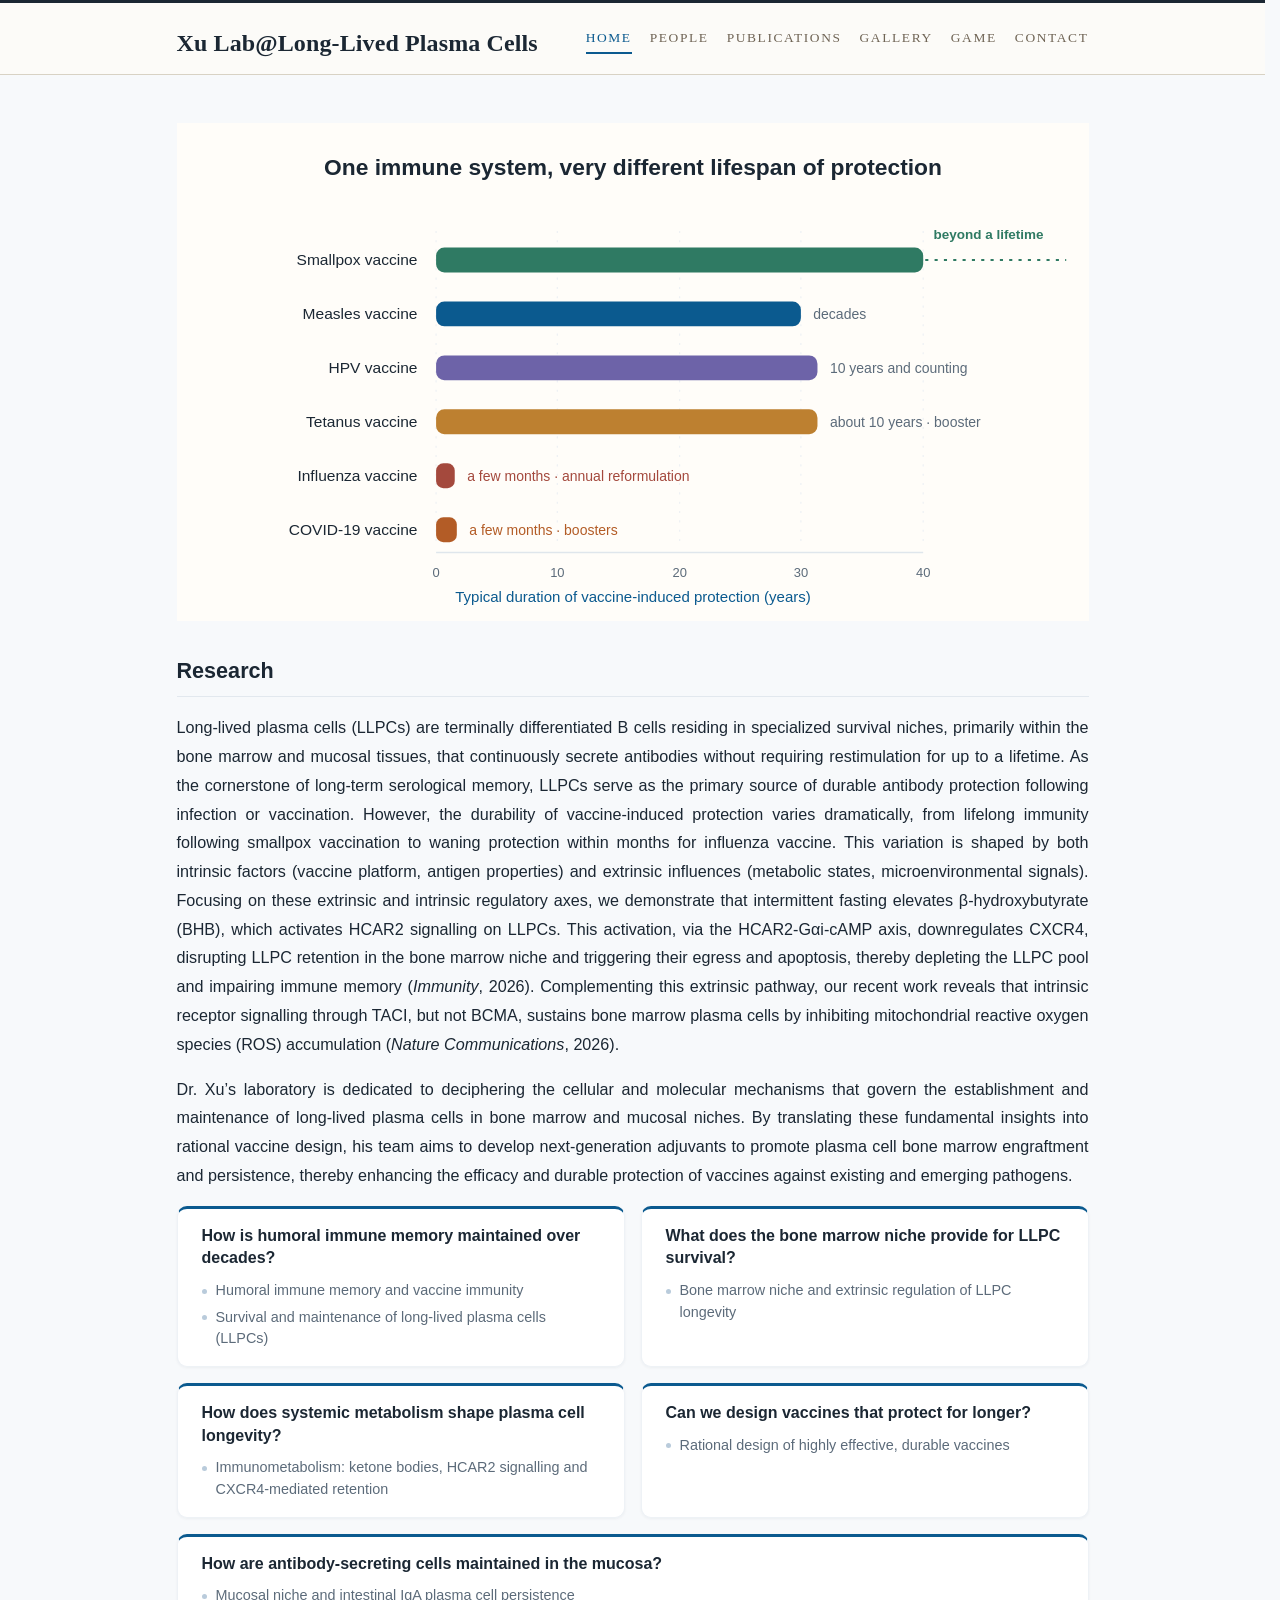
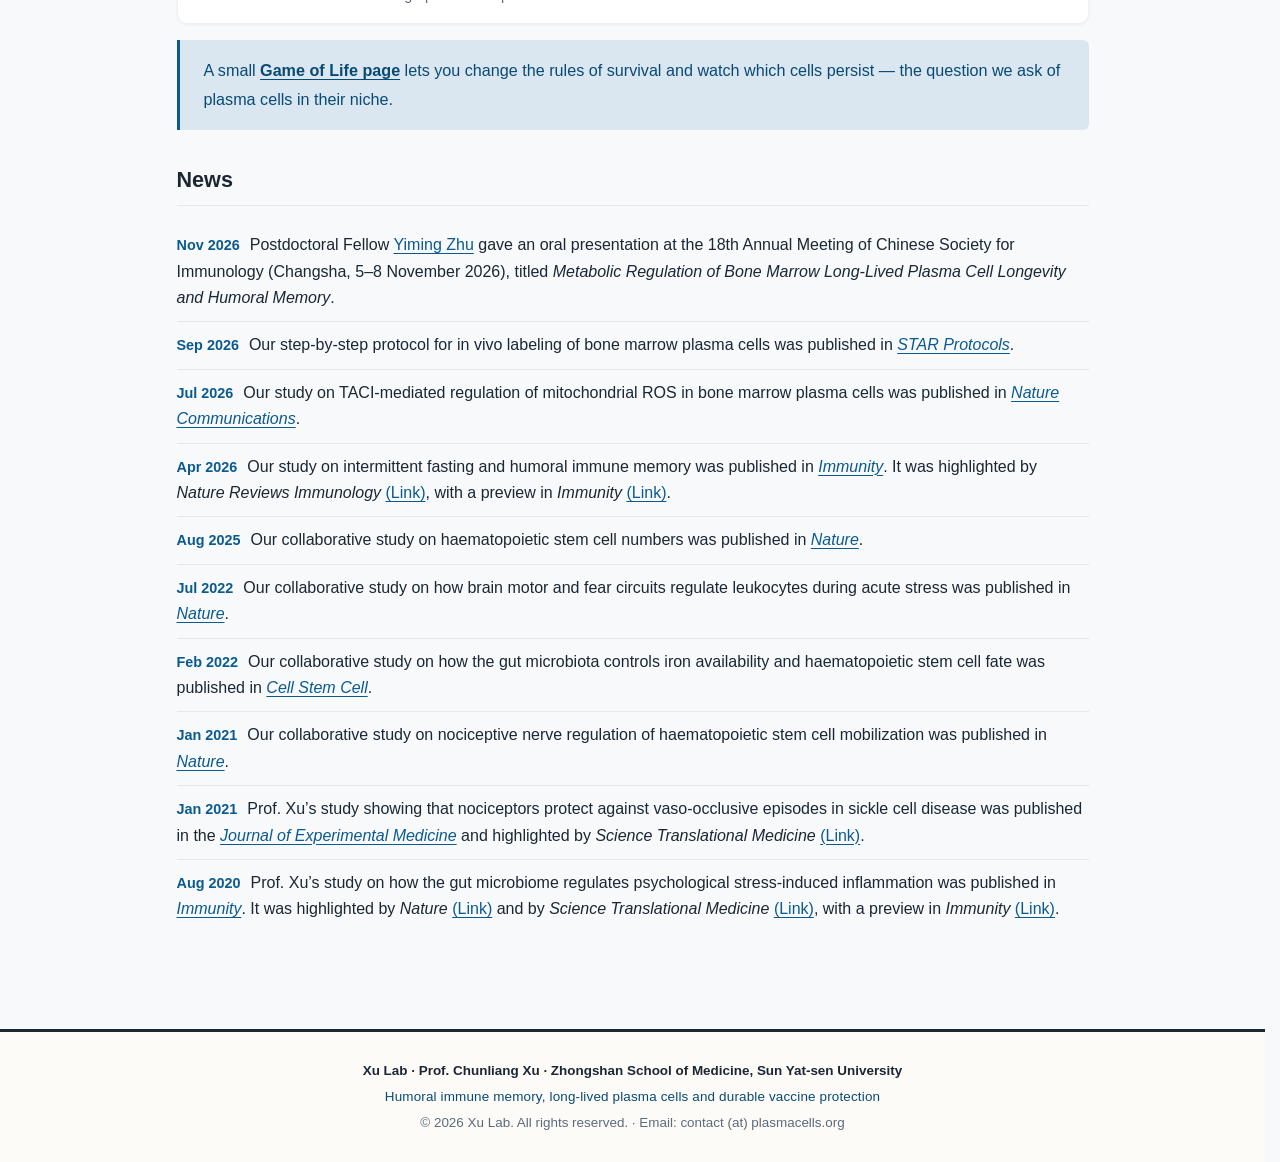
<file: index.html>
<!DOCTYPE html>
<html lang="en">
<head>
<meta charset="utf-8">
<meta name="viewport" content="width=device-width, initial-scale=1">
<link rel="icon" href="data:image/svg+xml,<svg xmlns='http://www.w3.org/2000/svg' viewBox='0 0 32 32'><rect width='32' height='32' rx='6' fill='%230b5a8f'/><text x='16' y='23' font-family='Arial,sans-serif' font-size='17' font-weight='bold' fill='white' text-anchor='middle'>X</text></svg>">
<meta name="description" content="The Xu Lab, led by Prof. Chunliang Xu at Sun Yat-sen University, studies long-lived plasma cells, humoral immune memory and durable vaccine protection.">
<link rel="canonical" href="https://plasmacells.org/">
<meta property="og:type" content="website">
<meta property="og:title" content="Home | Xu Lab | Plasma Cell Biology, Sun Yat-sen University">
<meta property="og:description" content="The Xu Lab, led by Prof. Chunliang Xu at Sun Yat-sen University, studies long-lived plasma cells, humoral immune memory and durable vaccine protection.">
<meta property="og:url" content="https://plasmacells.org/">
<meta property="og:image" content="https://plasmacells.org/images/og-image.jpg?v=20261113b">
<meta property="og:image:width" content="1200">
<meta property="og:image:height" content="630">
<meta property="og:image:alt" content="Xu Lab group photo on a trail while hiking Baiyun Mountain">
<meta name="twitter:card" content="summary_large_image">
<meta name="twitter:image" content="https://plasmacells.org/images/og-image.jpg?v=20261113b">
<title>Home | Xu Lab | Plasma Cell Biology, Sun Yat-sen University</title>
<link rel="stylesheet" href="assets/css/style.css?v=20261113d">
<script type="application/ld+json">
{"@context":"https://schema.org","@type":"Organization","name":"Xu Lab","url":"https://plasmacells.org/","logo":"https://plasmacells.org/images/og-image.jpg","address":{"@type":"PostalAddress","addressLocality":"Guangzhou","addressCountry":"CN"},"sameAs":["https://scholar.google.com/citations?user=LtBS2X0AAAAJ"],"employee":{"@type":"Person","name":"Chunliang Xu","jobTitle":"Professor","sameAs":["https://scholar.google.com/citations?user=LtBS2X0AAAAJ"],"affiliation":{"@type":"Organization","name":"Zhongshan School of Medicine, Sun Yat-sen University"}}}
</script>
<!-- Google Analytics 4 -->
<link rel="preconnect" href="https://www.googletagmanager.com">
<script async src="https://www.googletagmanager.com/gtag/js?id=G-FF5Z2KBLBT"></script>
<script>
window.dataLayer = window.dataLayer || [];
function gtag(){dataLayer.push(arguments);}
gtag('js', new Date());
gtag('config', 'G-FF5Z2KBLBT');
</script>
</head>
<body>
<a class="skip-link" href="#main">Skip to content</a>
<header class="site-header"><div class="wrap masthead">
<a class="brand" href="index.html"><span class="brand-name">Xu Lab@Long-Lived Plasma Cells</span></a>
<nav class="site-nav" aria-label="Main navigation"><a href="index.html" class="active">Home</a><a href="people.html">People</a><a href="publications.html">Publications</a><a href="gallery.html">Gallery</a><a href="game.html">Game</a><a href="contact.html">Contact</a></nav>
</div></header>
<main class="wrap" id="main">
<h1 class="sr-only">Xu Lab</h1>
<figure class="research-figure"><img src="images/protection-duration.svg?v=20261112b" alt="Bar chart comparing how long protection lasts after different vaccines: smallpox beyond a lifetime, measles decades, HPV ten years and counting, tetanus about ten years with boosters, influenza a few months, and COVID-19 a few months." width="880" height="480" loading="lazy"></figure>
<section class="section"><h2>Research</h2>
<p class="overview">Long-lived plasma cells (LLPCs) are terminally differentiated B cells residing in specialized survival niches, primarily within the bone marrow and mucosal tissues, that continuously secrete antibodies without requiring restimulation for up to a lifetime. As the cornerstone of long-term serological memory, LLPCs serve as the primary source of durable antibody protection following infection or vaccination. However, the durability of vaccine-induced protection varies dramatically, from lifelong immunity following smallpox vaccination to waning protection within months for influenza vaccine. This variation is shaped by both intrinsic factors (vaccine platform, antigen properties) and extrinsic influences (metabolic states, microenvironmental signals). Focusing on these extrinsic and intrinsic regulatory axes, we demonstrate that intermittent fasting elevates &beta;-hydroxybutyrate (BHB), which activates HCAR2 signalling on LLPCs. This activation, via the HCAR2-G&alpha;i-cAMP axis, downregulates CXCR4, disrupting LLPC retention in the bone marrow niche and triggering their egress and apoptosis, thereby depleting the LLPC pool and impairing immune memory (<em>Immunity</em>, 2026). Complementing this extrinsic pathway, our recent work reveals that intrinsic receptor signalling through TACI, but not BCMA, sustains bone marrow plasma cells by inhibiting mitochondrial reactive oxygen species (ROS) accumulation (<em>Nature Communications</em>, 2026).</p>
<p class="overview">Dr. Xu&rsquo;s laboratory is dedicated to deciphering the cellular and molecular mechanisms that govern the establishment and maintenance of long-lived plasma cells in bone marrow and mucosal niches. By translating these fundamental insights into rational vaccine design, his team aims to develop next-generation adjuvants to promote plasma cell bone marrow engraftment and persistence, thereby enhancing the efficacy and durable protection of vaccines against existing and emerging pathogens.</p>
<div class="rq-grid">
<div class="rq-card"><h3 class="rq">How is humoral immune memory maintained over decades?</h3>
<p class="rq-topic">Humoral immune memory and vaccine immunity</p>
<p class="rq-topic">Survival and maintenance of long-lived plasma cells (LLPCs)</p></div>
<div class="rq-card"><h3 class="rq">What does the bone marrow niche provide for LLPC survival?</h3>
<p class="rq-topic">Bone marrow niche and extrinsic regulation of LLPC longevity</p></div>
<div class="rq-card"><h3 class="rq">How does systemic metabolism shape plasma cell longevity?</h3>
<p class="rq-topic">Immunometabolism: ketone bodies, HCAR2 signalling and CXCR4-mediated retention</p></div>
<div class="rq-card"><h3 class="rq">Can we design vaccines that protect for longer?</h3>
<p class="rq-topic">Rational design of highly effective, durable vaccines</p></div>
<div class="rq-card"><h3 class="rq">How are antibody-secreting cells maintained in the mucosa?</h3>
<p class="rq-topic">Mucosal niche and intestinal IgA plasma cell persistence</p></div>
</div>
<p class="overview overview-highlight">A small <a href="game.html">Game of Life page</a> lets you change the rules of survival and watch which cells persist &mdash; the question we ask of plasma cells in their niche.</p>
</section>
<section class="section"><h2>News</h2>
<!-- 只显示最近 10 条。加新条目时插在最前面，并把最后一条删掉，保持 10 条。 -->
<ul class="news-list">
<li><span class="news-date">Nov 2026</span>Postdoctoral Fellow <a class="news-link" href="people.html">Yiming Zhu</a> gave an oral presentation at the 18th Annual Meeting of Chinese Society for Immunology (Changsha, 5&ndash;8 November 2026), titled <em>Metabolic Regulation of Bone Marrow Long-Lived Plasma Cell Longevity and Humoral Memory</em>.</li>
<li><span class="news-date">Sep 2026</span>Our step-by-step protocol for in vivo labeling of bone marrow plasma cells was published in <a class="pub-link" href="https://doi.org/10.1016/j.xpro.2026.104750" target="_blank" rel="noopener"><em>STAR Protocols</em></a>.</li>
<li><span class="news-date">Jul 2026</span>Our study on TACI-mediated regulation of mitochondrial ROS in bone marrow plasma cells was published in <a class="pub-link" href="https://doi.org/10.1038/s41467-026-75430-w" target="_blank" rel="noopener"><em>Nature Communications</em></a>.</li>
<li><span class="news-date">Apr 2026</span>Our study on intermittent fasting and humoral immune memory was published in <a class="pub-link" href="https://doi.org/10.1016/j.immuni.2026.01.002" target="_blank" rel="noopener"><em>Immunity</em></a>. It was highlighted by <em>Nature Reviews Immunology</em> <a class="news-link" href="https://doi.org/10.1038/s41577-026-01286-2" target="_blank" rel="noopener">(Link)</a>, with a preview in <em>Immunity</em> <a class="news-link" href="https://doi.org/10.1016/j.immuni.2026.03.018" target="_blank" rel="noopener">(Link)</a>.</li>
<li><span class="news-date">Aug 2025</span>Our collaborative study on haematopoietic stem cell numbers was published in <a class="pub-link" href="https://doi.org/10.1038/s41586-025-09462-5" target="_blank" rel="noopener"><em>Nature</em></a>.</li>
<li><span class="news-date">Jul 2022</span>Our collaborative study on how brain motor and fear circuits regulate leukocytes during acute stress was published in <a class="pub-link" href="https://doi.org/10.1038/s41586-022-04890-z" target="_blank" rel="noopener"><em>Nature</em></a>.</li>
<li><span class="news-date">Feb 2022</span>Our collaborative study on how the gut microbiota controls iron availability and haematopoietic stem cell fate was published in <a class="pub-link" href="https://doi.org/10.1016/j.stem.2021.12.009" target="_blank" rel="noopener"><em>Cell Stem Cell</em></a>.</li>
<li><span class="news-date">Jan 2021</span>Our collaborative study on nociceptive nerve regulation of haematopoietic stem cell mobilization was published in <a class="pub-link" href="https://doi.org/10.1038/s41586-020-03057-y" target="_blank" rel="noopener"><em>Nature</em></a>.</li>
<li><span class="news-date">Jan 2021</span>Prof. Xu&rsquo;s study showing that nociceptors protect against vaso-occlusive episodes in sickle cell disease was published in the <a class="pub-link" href="https://doi.org/10.1084/jem.20200065" target="_blank" rel="noopener"><em>Journal of Experimental Medicine</em></a> and highlighted by <em>Science Translational Medicine</em> <a class="news-link" href="https://doi.org/10.1126/scitranslmed.abf2644" target="_blank" rel="noopener">(Link)</a>.</li>
<li><span class="news-date">Aug 2020</span>Prof. Xu&rsquo;s study on how the gut microbiome regulates psychological stress-induced inflammation was published in <a class="pub-link" href="https://doi.org/10.1016/j.immuni.2020.06.025" target="_blank" rel="noopener"><em>Immunity</em></a>. It was highlighted by <em>Nature</em> <a class="news-link" href="https://doi.org/10.1038/d41586-020-02263-y" target="_blank" rel="noopener">(Link)</a> and by <em>Science Translational Medicine</em> <a class="news-link" href="https://doi.org/10.1126/scitranslmed.abd4776" target="_blank" rel="noopener">(Link)</a>, with a preview in <em>Immunity</em> <a class="news-link" href="https://doi.org/10.1016/j.immuni.2020.07.013" target="_blank" rel="noopener">(Link)</a>.</li>
</ul></section>
</main>
<footer class="site-footer"><div class="wrap">
<p class="footer-name">Xu Lab &middot; Prof. Chunliang Xu &middot; Zhongshan School of Medicine, Sun Yat-sen University</p>
<p class="footer-tagline">Humoral immune memory, long-lived plasma cells and durable vaccine protection</p>
<p class="footer-meta">&copy; 2026 Xu Lab. All rights reserved. &middot; Email: contact (at) plasmacells.org</p>
</div></footer>
</body></html>
</file>
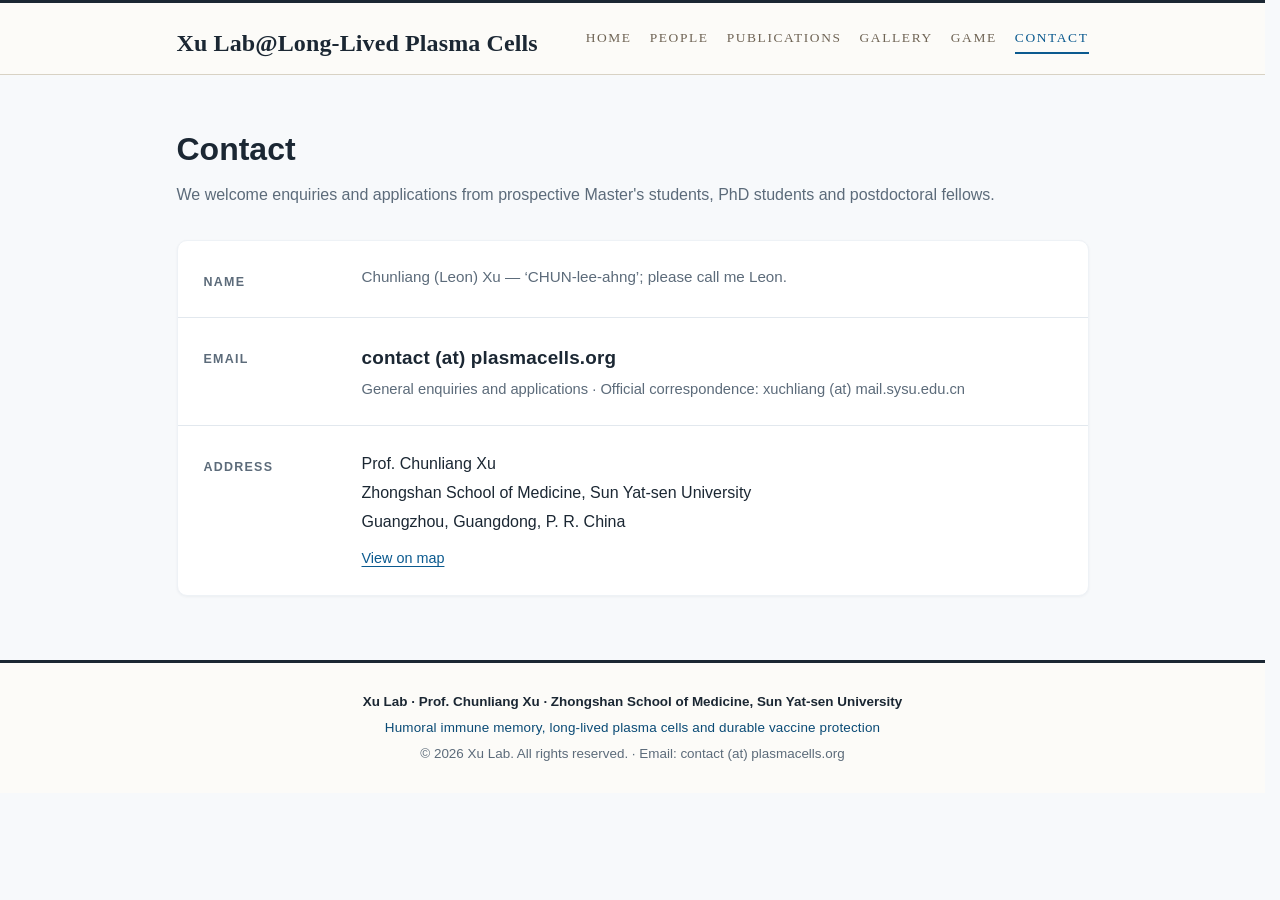
<file: contact.html>
<!DOCTYPE html>
<html lang="en">
<head>
<meta charset="utf-8">
<meta name="viewport" content="width=device-width, initial-scale=1">
<link rel="icon" href="data:image/svg+xml,<svg xmlns='http://www.w3.org/2000/svg' viewBox='0 0 32 32'><rect width='32' height='32' rx='6' fill='%230b5a8f'/><text x='16' y='23' font-family='Arial,sans-serif' font-size='17' font-weight='bold' fill='white' text-anchor='middle'>X</text></svg>">
<meta name="description" content="Contact the Xu Lab at Zhongshan School of Medicine, Sun Yat-sen University, led by Prof. Chunliang Xu. Collaborations and prospective positions welcome.">
<link rel="canonical" href="https://plasmacells.org/contact.html">
<meta property="og:type" content="website">
<meta property="og:title" content="Contact | Xu Lab | Plasma Cell Biology, Sun Yat-sen University">
<meta property="og:description" content="Contact the Xu Lab at Zhongshan School of Medicine, Sun Yat-sen University, led by Prof. Chunliang Xu. Collaborations and prospective positions welcome.">
<meta property="og:url" content="https://plasmacells.org/contact.html">
<meta property="og:image" content="https://plasmacells.org/images/og-image.jpg?v=20261113b">
<meta property="og:image:width" content="1200">
<meta property="og:image:height" content="630">
<meta property="og:image:alt" content="Xu Lab group photo on a trail while hiking Baiyun Mountain">
<meta name="twitter:card" content="summary_large_image">
<meta name="twitter:image" content="https://plasmacells.org/images/og-image.jpg?v=20261113b">
<title>Contact | Xu Lab | Plasma Cell Biology, Sun Yat-sen University</title>
<link rel="stylesheet" href="assets/css/style.css?v=20261113d">
<script type="application/ld+json">
{"@context":"https://schema.org","@type":"ContactPage","name":"Contact | Xu Lab","url":"https://plasmacells.org/contact.html","about":{"@type":"Organization","name":"Xu Lab","address":{"@type":"PostalAddress","streetAddress":"No. 74 Zhongshan 2nd Road, Yuexiu District","addressLocality":"Guangzhou","addressRegion":"Guangdong","postalCode":"510080","addressCountry":"CN"}}}
</script>
<!-- Google Analytics 4 -->
<link rel="preconnect" href="https://www.googletagmanager.com">
<script async src="https://www.googletagmanager.com/gtag/js?id=G-FF5Z2KBLBT"></script>
<script>
window.dataLayer = window.dataLayer || [];
function gtag(){dataLayer.push(arguments);}
gtag('js', new Date());
gtag('config', 'G-FF5Z2KBLBT');
</script>
</head>
<body>
<a class="skip-link" href="#main">Skip to content</a>
<header class="site-header"><div class="wrap masthead">
<a class="brand" href="index.html"><span class="brand-name">Xu Lab@Long-Lived Plasma Cells</span></a>
<nav class="site-nav" aria-label="Main navigation"><a href="index.html">Home</a><a href="people.html">People</a><a href="publications.html">Publications</a><a href="gallery.html">Gallery</a><a href="game.html">Game</a><a href="contact.html" class="active">Contact</a></nav>
</div></header>
<main class="wrap" id="main">
<section class="page-head"><h1>Contact</h1>
<p class="lede">We welcome enquiries and applications from prospective Master&#x27;s students, PhD students and postdoctoral fellows.</p></section>
<div class="contact-card contact-rows">
<div class="contact-row"><h2>Name</h2>
<div><p class="name-note">Chunliang (Leon) Xu &mdash; &lsquo;CHUN-lee-ahng&rsquo;; please call me Leon.</p></div></div>
<div class="contact-row"><h2>Email</h2>
<div><p class="email-text">contact (at) plasmacells.org</p>
<p class="muted" style="margin:4px 0 0">General enquiries and applications &middot; Official correspondence: xuchliang (at) mail.sysu.edu.cn</p></div></div>
<div class="contact-row"><h2>Address</h2>
<div><address>Prof. Chunliang Xu<br>Zhongshan School of Medicine, Sun Yat-sen University<br>Guangzhou, Guangdong, P. R. China</address>
<p class="contact-action"><a href="https://www.google.com/maps/search/?api=1&amp;query=Zhongshan+School+of+Medicine+No.+74+Zhongshan+2nd+Road+Guangzhou" target="_blank" rel="noopener">View on map</a></p></div></div>
</div>
</main>
<footer class="site-footer"><div class="wrap">
<p class="footer-name">Xu Lab &middot; Prof. Chunliang Xu &middot; Zhongshan School of Medicine, Sun Yat-sen University</p>
<p class="footer-tagline">Humoral immune memory, long-lived plasma cells and durable vaccine protection</p>
<p class="footer-meta">&copy; 2026 Xu Lab. All rights reserved. &middot; Email: contact (at) plasmacells.org</p>
</div></footer>
</body></html>
</file>
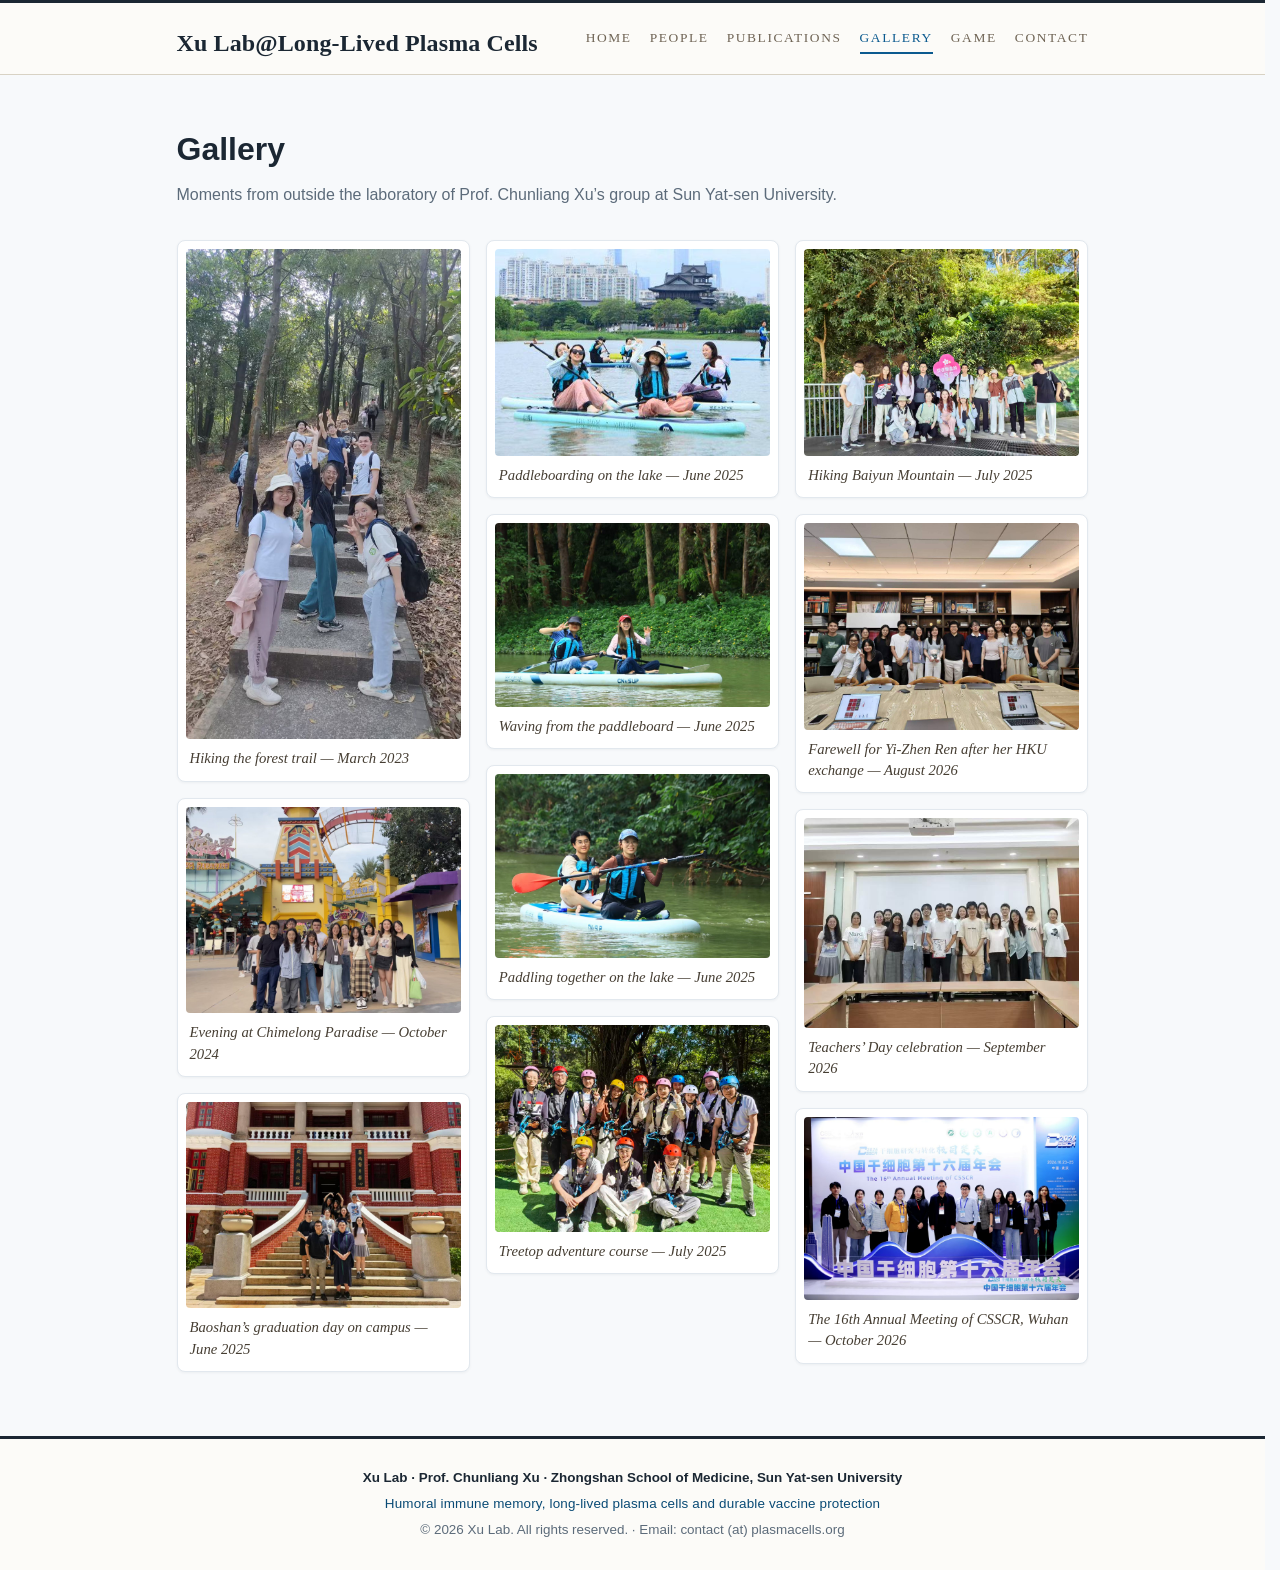
<file: gallery.html>
<!DOCTYPE html>
<html lang="en">
<head>
<meta charset="utf-8">
<meta name="viewport" content="width=device-width, initial-scale=1">
<link rel="icon" href="data:image/svg+xml,<svg xmlns='http://www.w3.org/2000/svg' viewBox='0 0 32 32'><rect width='32' height='32' rx='6' fill='%230b5a8f'/><text x='16' y='23' font-family='Arial,sans-serif' font-size='17' font-weight='bold' fill='white' text-anchor='middle'>X</text></svg>">
<meta name="description" content="Gallery of the Xu Lab led by Chunliang Xu, Sun Yat-sen University: outings, graduations, conference trips and celebrations outside the laboratory.">
<link rel="canonical" href="https://plasmacells.org/gallery.html">
<meta property="og:type" content="website">
<meta property="og:title" content="Gallery | Xu Lab | Plasma Cell Biology, Sun Yat-sen University">
<meta property="og:description" content="Gallery of the Xu Lab led by Chunliang Xu, Sun Yat-sen University: outings, graduations, conference trips and celebrations outside the laboratory.">
<meta property="og:url" content="https://plasmacells.org/gallery.html">
<meta property="og:image" content="https://plasmacells.org/images/og-image.jpg?v=20261113b">
<meta property="og:image:width" content="1200">
<meta property="og:image:height" content="630">
<meta property="og:image:alt" content="Xu Lab group photo on a trail while hiking Baiyun Mountain">
<meta name="twitter:card" content="summary_large_image">
<meta name="twitter:image" content="https://plasmacells.org/images/og-image.jpg?v=20261113b">
<title>Gallery | Xu Lab | Plasma Cell Biology, Sun Yat-sen University</title>
<link rel="stylesheet" href="assets/css/style.css?v=20261113d">
<script type="application/ld+json">
{"@context":"https://schema.org","@type":"CollectionPage","name":"Gallery | Xu Lab","url":"https://plasmacells.org/gallery.html","about":{"@type":"Organization","name":"Xu Lab","url":"https://plasmacells.org/"}}
</script>
<!-- Google Analytics 4 -->
<link rel="preconnect" href="https://www.googletagmanager.com">
<script async src="https://www.googletagmanager.com/gtag/js?id=G-FF5Z2KBLBT"></script>
<script>
window.dataLayer = window.dataLayer || [];
function gtag(){dataLayer.push(arguments);}
gtag('js', new Date());
gtag('config', 'G-FF5Z2KBLBT');
</script>
</head>
<body>
<a class="skip-link" href="#main">Skip to content</a>
<header class="site-header"><div class="wrap masthead">
<a class="brand" href="index.html"><span class="brand-name">Xu Lab@Long-Lived Plasma Cells</span></a>
<nav class="site-nav" aria-label="Main navigation"><a href="index.html">Home</a><a href="people.html">People</a><a href="publications.html">Publications</a><a href="gallery.html" class="active">Gallery</a><a href="game.html">Game</a><a href="contact.html">Contact</a></nav>
</div></header>
<main class="wrap" id="main">
<section class="page-head"><h1>Gallery</h1>
<p class="lede">Moments from outside the laboratory of Prof. Chunliang Xu&rsquo;s group at Sun Yat-sen University.</p></section>

<div class="gallery-grid">
<figure>
<img src="images/gallery/2023-03-hiking-forest-trail.jpg" alt="Lab members posing on stone steps along a forest hiking trail" width="1025" height="1824" loading="eager">
<figcaption>Hiking the forest trail &mdash; March 2023</figcaption></figure>

<figure>
<img src="images/gallery/2024-10-chimelong-night.jpg" alt="Xu Lab group at Chimelong Paradise at night, lit up by the park lights" width="1706" height="1279" loading="lazy">
<figcaption>Evening at Chimelong Paradise &mdash; October 2024</figcaption></figure>

<figure>
<img src="images/gallery/2025-06-baoshan-graduation.jpg" alt="Baoshan in graduation gown with lab members on campus" width="1706" height="1279" loading="lazy">
<figcaption>Baoshan&rsquo;s graduation day on campus &mdash; June 2025</figcaption></figure>

<figure>
<img src="images/gallery/2025-06-paddleboarding.jpg" alt="Lab members paddleboarding together on a lake" width="465" height="349" loading="lazy">
<figcaption>Paddleboarding on the lake &mdash; June 2025</figcaption></figure>

<figure>
<img src="images/gallery/2025-06-paddleboarding-2.jpg" alt="Two lab members in life vests waving from a paddleboard" width="1600" height="1067" loading="lazy">
<figcaption>Waving from the paddleboard &mdash; June 2025</figcaption></figure>

<figure>
<img src="images/gallery/2025-06-paddleboarding-3.jpg" alt="Two lab members paddling a stand-up paddleboard along a green shore" width="1600" height="1067" loading="lazy">
<figcaption>Paddling together on the lake &mdash; June 2025</figcaption></figure>

<figure>
<img src="images/gallery/2025-07-jungle-adventure.jpg" alt="Lab members on a treetop rope course in the forest" width="1706" height="1279" loading="lazy">
<figcaption>Treetop adventure course &mdash; July 2025</figcaption></figure>

<figure>
<img src="images/gallery/2025-07-baiyun-mountain.jpg" alt="Group photo on a trail while hiking Baiyun Mountain" width="1706" height="1279" loading="lazy">
<figcaption>Hiking Baiyun Mountain &mdash; July 2025</figcaption></figure>

<figure>
<img src="images/gallery/2026-08-hku-exchange-farewell.jpg" alt="Farewell gathering for an exchange student at the end of her stay" width="1706" height="1279" loading="lazy">
<figcaption>Farewell for Yi-Zhen Ren after her HKU exchange &mdash; August 2026</figcaption></figure>

<figure>
<img src="images/gallery/2026-09-teachers-day.jpg" alt="Teachers' Day celebration with flowers and cake" width="968" height="737" loading="lazy">
<figcaption>Teachers&rsquo; Day celebration &mdash; September 2026</figcaption></figure>

<figure>
<img src="images/gallery/2026-10-csscr-annual-meeting.jpg" alt="Xu Lab members on stage at the annual meeting of the Chinese Society for Stem Cell Research in Wuhan" width="1920" height="1280" loading="lazy">
<figcaption>The 16th Annual Meeting of CSSCR, Wuhan &mdash; October 2026</figcaption></figure>
</div>
</main>
<footer class="site-footer"><div class="wrap">
<p class="footer-name">Xu Lab &middot; Prof. Chunliang Xu &middot; Zhongshan School of Medicine, Sun Yat-sen University</p>
<p class="footer-tagline">Humoral immune memory, long-lived plasma cells and durable vaccine protection</p>
<p class="footer-meta">&copy; 2026 Xu Lab. All rights reserved. &middot; Email: contact (at) plasmacells.org</p>
</div></footer>
</body></html>
</file>
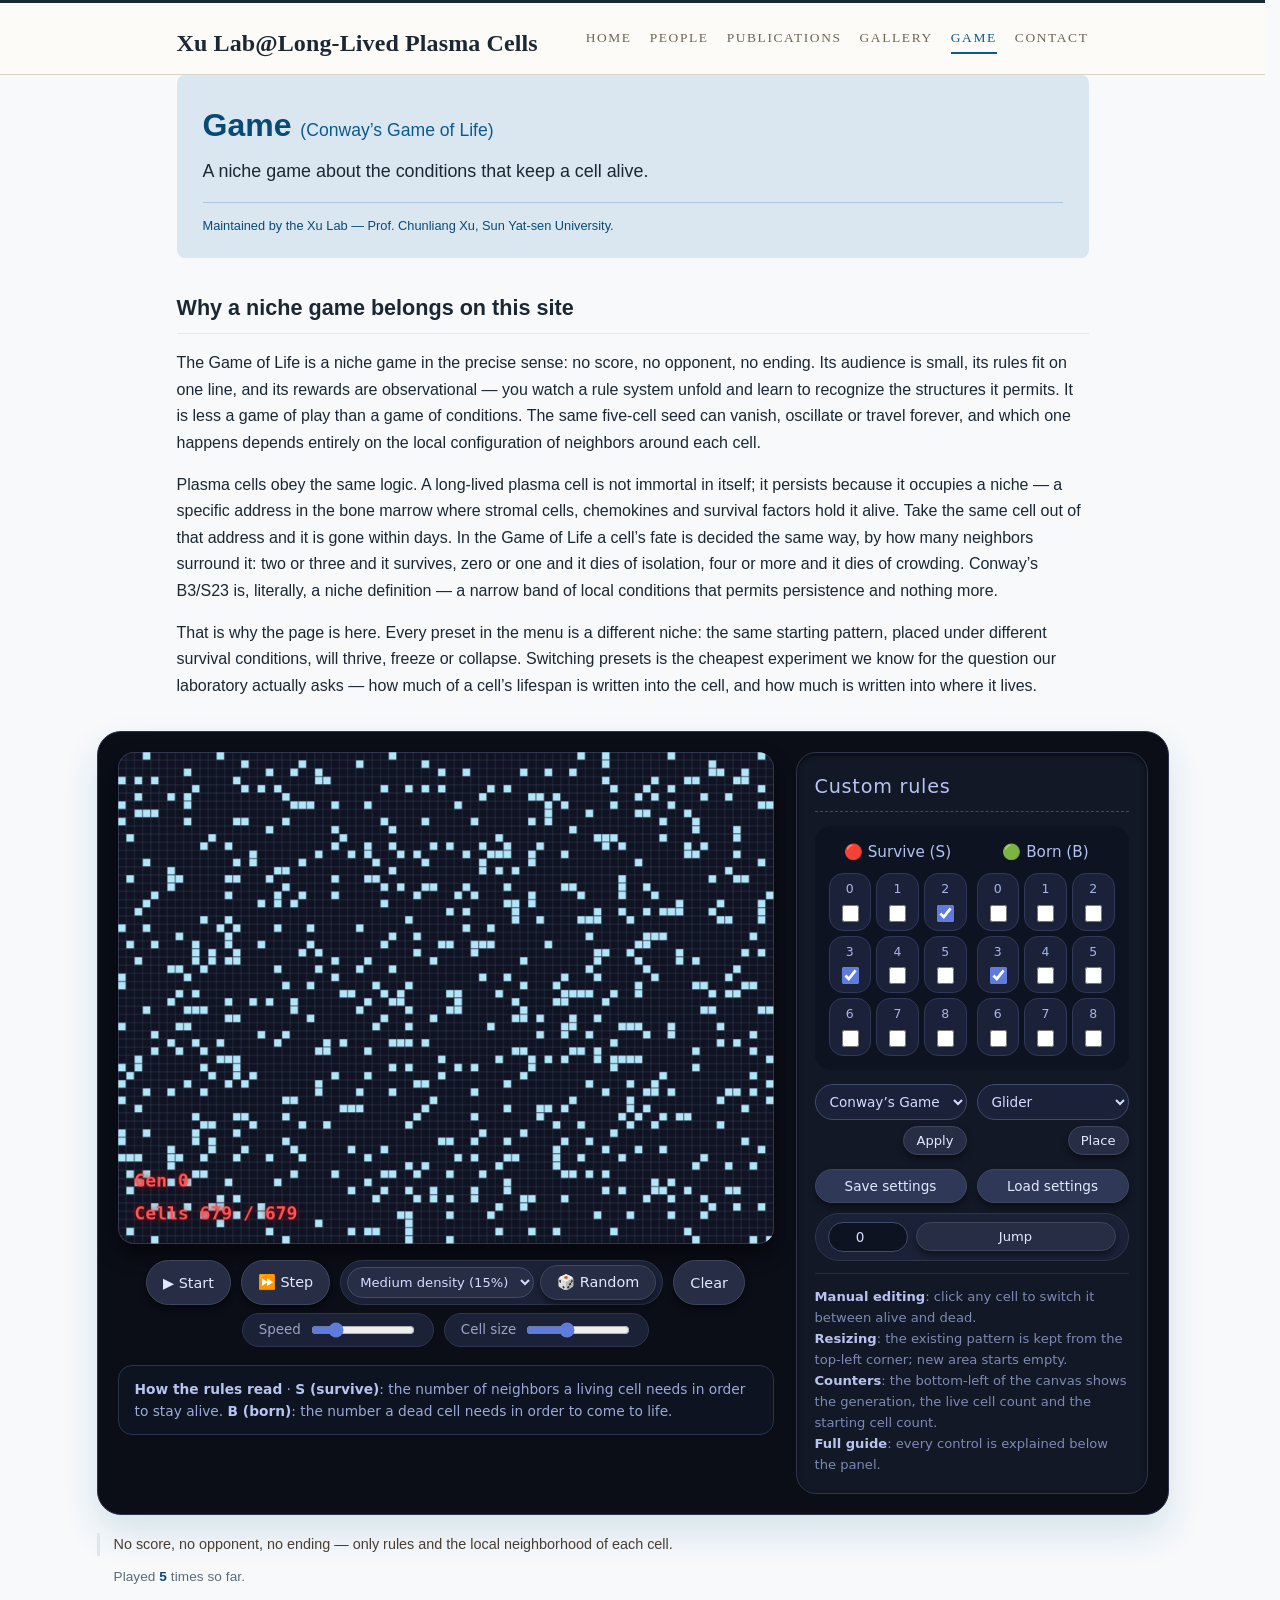
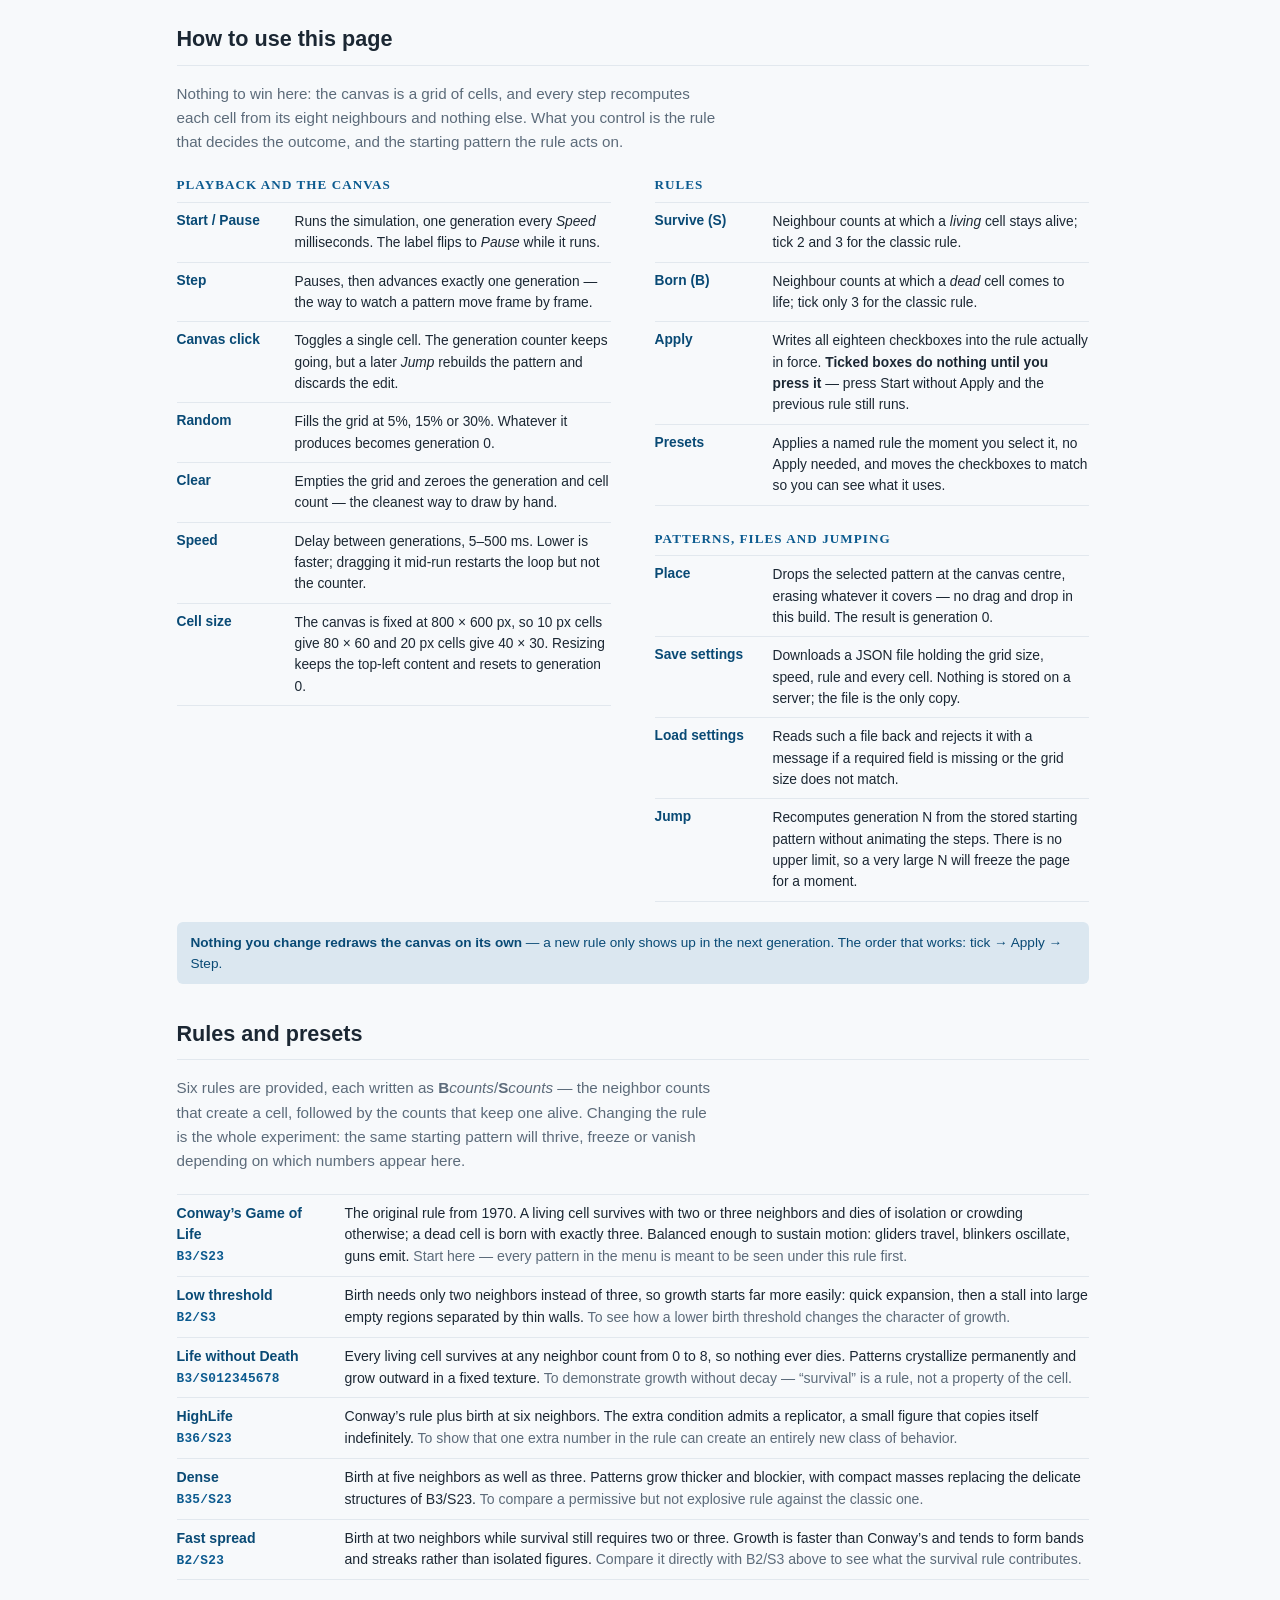
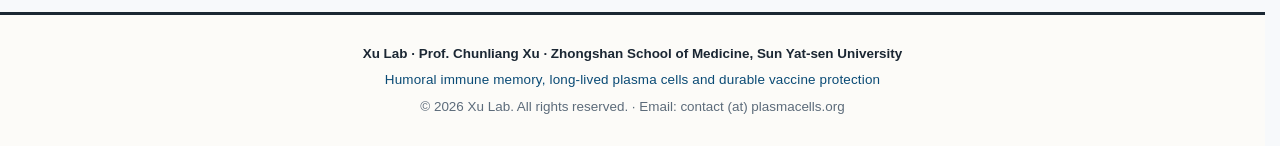
<file: game.html>
<!DOCTYPE html>
<html lang="en">
<head>
<meta charset="utf-8">
<meta name="viewport" content="width=device-width, initial-scale=1">
<link rel="icon" href="data:image/svg+xml,<svg xmlns='http://www.w3.org/2000/svg' viewBox='0 0 32 32'><rect width='32' height='32' rx='6' fill='%230b5a8f'/><text x='16' y='23' font-family='Arial,sans-serif' font-size='17' font-weight='bold' fill='white' text-anchor='middle'>X</text></svg>">
<meta name="description" content="Play Conway’s Game of Life and change what a cell needs to survive. A niche game on plasma cell persistence from the Xu Lab, Sun Yat-sen University.">
<link rel="canonical" href="https://plasmacells.org/game.html">
<meta property="og:type" content="website">
<meta property="og:title" content="Game | Xu Lab | Plasma Cell Biology, Sun Yat-sen University">
<meta property="og:description" content="Play Conway’s Game of Life and change what a cell needs to survive. A niche game on plasma cell persistence from the Xu Lab, Sun Yat-sen University.">
<meta property="og:url" content="https://plasmacells.org/game.html">
<meta property="og:image" content="https://plasmacells.org/images/og-image.jpg?v=20261113b">
<meta property="og:image:width" content="1200">
<meta property="og:image:height" content="630">
<meta property="og:image:alt" content="Xu Lab group photo on a trail while hiking Baiyun Mountain">
<meta name="twitter:card" content="summary_large_image">
<meta name="twitter:image" content="https://plasmacells.org/images/og-image.jpg?v=20261113b">
<title>Game | Xu Lab | Plasma Cell Biology, Sun Yat-sen University</title>
<link rel="preconnect" href="https://abacus.jasoncameron.dev" crossorigin>
<link rel="dns-prefetch" href="https://abacus.jasoncameron.dev">
<link rel="stylesheet" href="assets/css/style.css?v=20261113d">
<script type="application/ld+json">
{"@context":"https://schema.org","@type":"WebPage","name":"Game | Xu Lab","url":"https://plasmacells.org/game.html","about":{"@type":"Organization","name":"Xu Lab","url":"https://plasmacells.org/"}}
</script>
<style>
/* ---------- Game stage: dark instrument panel, scoped to .game-shell ---------- */
.game-stage { max-width: 1120px; margin: 0 auto var(--space-4); padding: 0 24px; }
.game-shell {
  background: #0b0d17;
  border-radius: 24px;
  padding: 20px;
  border: 1px solid #2d3349;
  box-shadow: 0 18px 36px rgba(11, 90, 143, .14);
}
.game-shell, .game-shell * {
  box-sizing: border-box;
  font-family: system-ui, -apple-system, 'Segoe UI', Roboto, sans-serif;
}
.game-shell .main-panel {
  display: flex;
  gap: 22px;
  flex-wrap: wrap;
  justify-content: center;
}
.game-shell .canvas-area {
  display: flex;
  flex-direction: column;
  align-items: center;
  flex: 1 1 600px;
  min-width: 0;
  max-width: 700px;
}
.game-shell canvas {
  background: #0f1322;
  border-radius: 16px;
  box-shadow: inset 0 0 0 1px #2f354a, 0 10px 20px rgba(0, 0, 0, .45);
  width: 100%;
  max-width: 680px;
  height: auto;
  aspect-ratio: 4 / 3;
  display: block;
  touch-action: manipulation;
  cursor: crosshair;
}
.game-shell .canvas-controls {
  display: flex;
  flex-wrap: wrap;
  justify-content: center;
  gap: 8px 10px;
  margin-top: 16px;
}
.game-shell button {
  background: #262d44;
  color: #e2e9ff;
  font-size: .9rem;
  font-weight: 500;
  padding: 8px 16px;
  border-radius: 40px;
  cursor: pointer;
  box-shadow: 0 4px 6px rgba(0, 0, 0, .4);
  transition: all .15s;
  border: 1px solid #3f475e;
}
.game-shell button:hover {
  background: #2f3857;
  transform: translateY(-2px);
  border-color: #5f6b91;
  color: #fff;
}
.game-shell button.small-btn { padding: 6px 12px; font-size: .82rem; margin-left: 4px; }
.game-shell .slider-group {
  display: flex;
  align-items: center;
  gap: 8px;
  background: #1b2137;
  padding: 5px 16px;
  border-radius: 40px;
  border: 1px solid #2f354a;
}
.game-shell .slider-group label { color: #9aa4c9; font-size: .84rem; white-space: nowrap; }
.game-shell input[type=range] { width: 104px; background: transparent; accent-color: #5f7bdc; }
.game-shell .density-selector {
  display: flex;
  gap: 6px;
  background: #1b2137;
  padding: 4px 6px;
  border-radius: 40px;
  border: 1px solid #2f354a;
  align-items: center;
}
.game-shell .density-selector select {
  background: #262d44;
  border: 1px solid #404b70;
  color: #d3ddff;
  padding: 6px 8px;
  border-radius: 30px;
  font-size: .82rem;
}
.game-shell .rule-panel {
  background: #131826;
  border-radius: 20px;
  padding: 18px;
  flex: 0 0 352px;
  width: 352px;
  border: 1px solid #2f354a;
  box-shadow: inset 0 2px 4px rgba(0, 0, 0, .6);
}
.game-shell .rule-panel h3 {
  margin: 0 0 14px 0;
  color: #b7c3f0;
  font-weight: 500;
  font-size: 1.2rem;
  letter-spacing: .04em;
  border-bottom: 1px dashed #3f4868;
  padding-bottom: 8px;
}
.game-shell .rule-box { background: #0e1322; border-radius: 16px; padding: 14px; margin-bottom: 14px; }
.game-shell .rule-row { display: flex; gap: 10px; }
.game-shell .rule-col { flex: 1; min-width: 0; }
.game-shell .rule-type {
  color: #b1c1f0;
  font-weight: 500;
  margin-bottom: 8px;
  font-size: .95rem;
  text-align: center;
}
.game-shell .checkbox-grid {
  display: grid;
  grid-template-columns: repeat(3, 1fr);
  gap: 5px;
  justify-items: center;
}
.game-shell .checkbox-item {
  display: flex;
  flex-direction: column;
  align-items: center;
  background: #1b2139;
  padding: 5px 0;
  border-radius: 14px;
  width: 100%;
  border: 1px solid #303858;
}
.game-shell .checkbox-item label { color: #a7b5e6; font-size: .78rem; margin-bottom: 2px; }
.game-shell .checkbox-item input[type=checkbox] { width: 17px; height: 17px; accent-color: #5f7bdc; }
.game-shell .preset-row { display: flex; flex-wrap: wrap; gap: 10px; margin-bottom: 14px; }
.game-shell .preset-col { flex: 1 1 150px; min-width: 0; display: flex; flex-direction: column; gap: 6px; }
.game-shell .preset-col select {
  background: #1b2139;
  border: 1px solid #404b70;
  color: #d3ddff;
  padding: 8px 10px;
  border-radius: 40px;
  font-size: .85rem;
  width: 100%;
  min-width: 0;
}
.game-shell .preset-col .btn-row { display: flex; justify-content: flex-end; }
.game-shell .save-load-row { display: flex; gap: 10px; margin-top: 14px; justify-content: space-between; }
.game-shell .save-load-row button { flex: 1; background: #2f3857; font-size: .85rem; padding: 8px 0; }
.game-shell .jump-row {
  display: flex;
  gap: 8px;
  margin-top: 10px;
  align-items: center;
  background: #1b2137;
  padding: 8px 12px;
  border-radius: 40px;
  border: 1px solid #2f354a;
}
.game-shell .jump-row input {
  background: #0e1322;
  border: 1px solid #404b70;
  color: #d3ddff;
  padding: 6px 10px;
  border-radius: 30px;
  width: 80px;
  font-size: .85rem;
  text-align: center;
}
.game-shell .jump-row button { padding: 6px 12px; font-size: .82rem; margin: 0; flex: 1; }
.game-shell .info-note {
  color: #7d89b4;
  font-size: .82rem;
  text-align: left;
  margin-top: 12px;
  border-top: 1px solid #232b44;
  padding-top: 12px;
  line-height: 1.6;
}
.game-shell .info-note strong { color: #b7c3f0; }
.game-shell .footer-desc {
  background: #0e1322;
  border-radius: 14px;
  padding: 12px 16px;
  margin-top: 18px;
  border: 1px solid #2d334f;
  font-size: .86rem;
  color: #9aa9d9;
  line-height: 1.6;
}
.game-shell .footer-desc strong { color: #b7c3f0; }
.game-shell #loadFileInput { display: none; }

@media (max-width: 900px) {
  .game-stage { padding: 0 16px; }
  .game-shell { padding: 14px; border-radius: 18px; }
  .game-shell .rule-panel { flex: 1 1 100%; width: 100%; }
  .game-shell .canvas-area { flex: 1 1 100%; max-width: 100%; }
}

/* ---------- Page prose: guide tables, scoped to this page ---------- */
.howto-lede { font-size: .95rem; color: var(--muted); margin: 0 0 20px; max-width: 64ch; line-height: 1.6; }
.howto-group + .howto-group { margin-top: 22px; }
.howto-cols {
  display: grid; grid-template-columns: 1fr 1fr; column-gap: 44px;
  align-items: start;
}
.howto-cols .howto-row { grid-template-columns: 104px 1fr; gap: 4px 14px; }
.howto-cols .howto-row dt { font-size: .86rem; }
.howto-cols .howto-row dd { font-size: .86rem; }
.howto-cols > .howto-group { margin-top: 0; }
.howto-col { display: block; }
.howto-col > .howto-group:first-child { margin-top: 0; }
@media (max-width: 900px) {
  .howto-cols { grid-template-columns: 1fr; column-gap: 0; }
  .howto-col > .howto-group:first-child { margin-top: 22px; }
  .howto-cols .howto-row { grid-template-columns: 124px 1fr; gap: 4px 18px; }
}
.howto-group h3 {
  font-family: var(--serif); font-size: .82rem; font-weight: 600;
  color: var(--accent); letter-spacing: .08em; text-transform: uppercase;
  margin: 0 0 6px;
}
.howto-list { margin: 0; padding: 0; border-top: 1px solid var(--line); }
.howto-row {
  display: grid; grid-template-columns: 124px 1fr; gap: 4px 18px;
  padding: 8px 0; border-bottom: 1px solid var(--line);
}
.howto-row dt { font-size: .88rem; font-weight: 600; color: var(--accent-deep); line-height: 1.5; }
.howto-row dd { margin: 0; font-size: .88rem; line-height: 1.55; color: var(--ink); }
.howto-note {
  margin: 20px 0 0; padding: 10px 14px; border-radius: 6px;
  background: var(--accent-soft); color: var(--accent-deep);
  font-size: .85rem; line-height: 1.55;
}
.howto-note strong { font-weight: 600; }
@media (max-width: 560px) {
  .howto-row { grid-template-columns: 1fr; gap: 1px; }
  .howto-row dt { font-size: .85rem; }
}
.howto-rules .howto-row { grid-template-columns: 150px 1fr; }
.rule-code {
  font-family: ui-monospace, Consolas, monospace; font-size: .8rem; font-weight: 600;
  color: var(--accent); letter-spacing: .02em;
}
.why { color: var(--muted); }
@media (max-width: 560px) {
  .howto-rules .howto-row { grid-template-columns: 1fr; }
}
.game-caption { font-size: .9rem; color: var(--warm-deep); border-left: 3px solid var(--accent-soft); padding-left: 14px; margin: 18px 0 0; }
.game-plays { font-size: .85rem; color: var(--muted); margin: 10px 0 0 17px; letter-spacing: .005em; }
.game-plays strong { color: var(--accent-deep); font-weight: 600; font-variant-numeric: tabular-nums; }
.game-plays[hidden] { display: none; }
.h1-alias { font-size: .55em; font-weight: 400; color: var(--muted); letter-spacing: 0; }
/* 头部淡蓝卡片（V10）：标题深蓝、导语墨色加重、维护者注在细线之下 */
.head-card {
  background: var(--accent-soft);
  border-radius: 8px;
  padding: 24px 26px 22px;
}
.head-card h1 { color: var(--accent-deep); font-size: 2rem; margin: 0 0 6px; }
.head-card .h1-alias { font-size: .55em; font-weight: 400; color: var(--accent); letter-spacing: 0; }
.head-card .lede { margin-top: 6px; font-size: 1.12rem; color: var(--ink); line-height: 1.55; }
.head-card .lede-note {
  margin: 16px 0 0; padding-top: 12px;
  border-top: 1px solid rgba(11,90,143,.22);
  font-size: .8rem; color: var(--accent-deep);
}
@media (max-width: 520px) {
  .head-card { padding: 18px 18px 16px; }
  .head-card h1 { font-size: 1.65rem; }
  .head-card .lede { font-size: 1rem; }
}
</style>
<!-- Google Analytics 4 -->
<link rel="preconnect" href="https://www.googletagmanager.com">
<script async src="https://www.googletagmanager.com/gtag/js?id=G-FF5Z2KBLBT"></script>
<script>
window.dataLayer = window.dataLayer || [];
function gtag(){dataLayer.push(arguments);}
gtag('js', new Date());
gtag('config', 'G-FF5Z2KBLBT');
</script>
</head>
<body>
<a class="skip-link" href="#main">Skip to content</a>
<header class="site-header"><div class="wrap masthead">
<a class="brand" href="index.html"><span class="brand-name">Xu Lab@Long-Lived Plasma Cells</span></a>
<nav class="site-nav" aria-label="Main navigation"><a href="index.html">Home</a><a href="people.html">People</a><a href="publications.html">Publications</a><a href="gallery.html">Gallery</a><a href="game.html" class="active">Game</a><a href="contact.html">Contact</a></nav>
</div></header>
<main id="main">
<section class="wrap page-head">
<div class="head-card">
<h1>Game <span class="h1-alias">(Conway&rsquo;s Game of Life)</span></h1>
<p class="lede">A niche game about the conditions that keep a cell alive.</p>
<p class="lede-note">Maintained by the Xu Lab &mdash; Prof. Chunliang Xu, Sun Yat-sen University.</p>
</div>
</section>

<section class="wrap section">
<h2>Why a niche game belongs on this site</h2>
<p>The Game of Life is a niche game in the precise sense: no score, no opponent, no ending. Its audience is small, its rules fit on one line, and its rewards are observational &mdash; you watch a rule system unfold and learn to recognize the structures it permits. It is less a game of play than a game of conditions. The same five-cell seed can vanish, oscillate or travel forever, and which one happens depends entirely on the local configuration of neighbors around each cell.</p>
<p>Plasma cells obey the same logic. A long-lived plasma cell is not immortal in itself; it persists because it occupies a niche &mdash; a specific address in the bone marrow where stromal cells, chemokines and survival factors hold it alive. Take the same cell out of that address and it is gone within days. In the Game of Life a cell&rsquo;s fate is decided the same way, by how many neighbors surround it: two or three and it survives, zero or one and it dies of isolation, four or more and it dies of crowding. Conway&rsquo;s B3/S23 is, literally, a niche definition &mdash; a narrow band of local conditions that permits persistence and nothing more.</p>
<p>That is why the page is here. Every preset in the menu is a different niche: the same starting pattern, placed under different survival conditions, will thrive, freeze or collapse. Switching presets is the cheapest experiment we know for the question our laboratory actually asks &mdash; how much of a cell&rsquo;s lifespan is written into the cell, and how much is written into where it lives.</p>
</section>

<div class="game-stage">
<div class="game-shell">
<div class="main-panel">
<!-- Canvas and playback controls -->
<div class="canvas-area">
<canvas id="gameCanvas" width="800" height="600" role="img" aria-label="Game of Life grid, 80 columns by 60 rows. Click any cell to switch it between alive and dead."></canvas>
<div class="canvas-controls">
<button id="playPauseBtn" type="button">&#9654; Start</button>
<button id="stepBtn" type="button">&#9193; Step</button>

<div class="density-selector">
<select id="densitySelect" aria-label="Starting density for the Random button">
<option value="0.05">Low density (5%)</option>
<option value="0.15" selected>Medium density (15%)</option>
<option value="0.30">High density (30%)</option>
</select>
<button id="randomBtn" type="button">&#127922; Random</button>
</div>

<button id="clearBtn" type="button">Clear</button>
<div class="slider-group">
<label for="speedSlider">Speed</label>
<input type="range" id="speedSlider" min="5" max="500" value="100" step="5">
</div>
<div class="slider-group">
<label for="sizeSlider">Cell size</label>
<input type="range" id="sizeSlider" min="4" max="20" value="10" step="1">
</div>
</div>

<div class="footer-desc">
<strong>How the rules read</strong> &middot; <strong>S (survive)</strong>: the number of neighbors a living cell needs in order to stay alive. <strong>B (born)</strong>: the number a dead cell needs in order to come to life.
</div>
</div>

<!-- Rules and patterns -->
<div class="rule-panel">
<h3>Custom rules</h3>
<div class="rule-box">
<div class="rule-row">
<div class="rule-col">
<div class="rule-type">&#128308; Survive (S)</div>
<div class="checkbox-grid" id="survivalRules"></div>
</div>
<div class="rule-col">
<div class="rule-type">&#128994; Born (B)</div>
<div class="checkbox-grid" id="birthRules"></div>
</div>
</div>
</div>

<div class="preset-row">
<div class="preset-col">
<select id="presetSelect" aria-label="Rule preset">
<option value="b3s23">Conway&rsquo;s Game of Life (B3/S23)</option>
<option value="b2s3">Low threshold (B2/S3)</option>
<option value="b3s012345678">Life without Death (B3/S012345678)</option>
<option value="b36s23">HighLife (B36/S23)</option>
<option value="b35s23">Dense (B35/S23)</option>
<option value="b2s23">Fast spread (B2/S23)</option>
</select>
<div class="btn-row">
<button id="applyRuleBtn" class="small-btn" type="button">Apply</button>
</div>
</div>
<div class="preset-col">
<select id="shapeSelect" aria-label="Pattern to place">
<option value="glider">Glider</option>
<option value="lwss">Lightweight spaceship (LWSS)</option>
<option value="mwss">Middleweight spaceship (MWSS)</option>
<option value="hwss">Heavyweight spaceship (HWSS)</option>
<option value="blinker">Blinker</option>
<option value="block">Block</option>
<option value="beehive">Beehive</option>
<option value="pulsar">Pulsar</option>
<option value="pentomino">R-pentomino</option>
<option value="cross">Cross</option>
<option value="gosper">Gosper glider gun</option>
</select>
<div class="btn-row">
<button id="placeShapeBtn" class="small-btn" type="button">Place</button>
</div>
</div>
</div>

<div class="save-load-row">
<button id="saveBtn" type="button">Save settings</button>
<button id="loadBtn" type="button">Load settings</button>
</div>
<input type="file" id="loadFileInput" accept=".json,application/json">

<div class="jump-row">
<input type="number" id="jumpInput" min="0" value="0" step="1" aria-label="Generation to jump to">
<button id="jumpBtn" type="button">Jump</button>
</div>

<div class="info-note">
<strong>Manual editing</strong>: click any cell to switch it between alive and dead.<br>
<strong>Resizing</strong>: the existing pattern is kept from the top-left corner; new area starts empty.<br>
<strong>Counters</strong>: the bottom-left of the canvas shows the generation, the live cell count and the starting cell count.<br>
<strong>Full guide</strong>: every control is explained below the panel.
</div>
</div>
</div>
</div>
<p class="game-caption">No score, no opponent, no ending &mdash; only rules and the local neighborhood of each cell.</p>
<p class="game-plays" id="gamePlays" data-count="5">Played <strong id="gamePlayCount">5</strong> times so far.</p>
</div>

<section class="wrap section">
<h2>How to use this page</h2>
<p class="howto-lede">Nothing to win here: the canvas is a grid of cells, and every step recomputes each cell from its eight neighbours and nothing else. What you control is the rule that decides the outcome, and the starting pattern the rule acts on.</p>
<div class="howto-cols">
<div class="howto-group">
<h3>Playback and the canvas</h3>
<dl class="howto-list">
<div class="howto-row"><dt>Start / Pause</dt><dd>Runs the simulation, one generation every <em>Speed</em> milliseconds. The label flips to <em>Pause</em> while it runs.</dd></div>
<div class="howto-row"><dt>Step</dt><dd>Pauses, then advances exactly one generation &mdash; the way to watch a pattern move frame by frame.</dd></div>
<div class="howto-row"><dt>Canvas click</dt><dd>Toggles a single cell. The generation counter keeps going, but a later <em>Jump</em> rebuilds the pattern and discards the edit.</dd></div>
<div class="howto-row"><dt>Random</dt><dd>Fills the grid at 5%, 15% or 30%. Whatever it produces becomes generation 0.</dd></div>
<div class="howto-row"><dt>Clear</dt><dd>Empties the grid and zeroes the generation and cell count &mdash; the cleanest way to draw by hand.</dd></div>
<div class="howto-row"><dt>Speed</dt><dd>Delay between generations, 5&ndash;500 ms. Lower is faster; dragging it mid-run restarts the loop but not the counter.</dd></div>
<div class="howto-row"><dt>Cell size</dt><dd>The canvas is fixed at 800 &times; 600 px, so 10 px cells give 80 &times; 60 and 20 px cells give 40 &times; 30. Resizing keeps the top-left content and resets to generation 0.</dd></div>
</dl>
</div>
<div class="howto-col">
<div class="howto-group">
<h3>Rules</h3>
<dl class="howto-list">
<div class="howto-row"><dt>Survive (S)</dt><dd>Neighbour counts at which a <em>living</em> cell stays alive; tick 2 and 3 for the classic rule.</dd></div>
<div class="howto-row"><dt>Born (B)</dt><dd>Neighbour counts at which a <em>dead</em> cell comes to life; tick only 3 for the classic rule.</dd></div>
<div class="howto-row"><dt>Apply</dt><dd>Writes all eighteen checkboxes into the rule actually in force. <strong>Ticked boxes do nothing until you press it</strong> &mdash; press Start without Apply and the previous rule still runs.</dd></div>
<div class="howto-row"><dt>Presets</dt><dd>Applies a named rule the moment you select it, no Apply needed, and moves the checkboxes to match so you can see what it uses.</dd></div>
</dl>
</div>
<div class="howto-group">
<h3>Patterns, files and jumping</h3>
<dl class="howto-list">
<div class="howto-row"><dt>Place</dt><dd>Drops the selected pattern at the canvas centre, erasing whatever it covers &mdash; no drag and drop in this build. The result is generation 0.</dd></div>
<div class="howto-row"><dt>Save settings</dt><dd>Downloads a JSON file holding the grid size, speed, rule and every cell. Nothing is stored on a server; the file is the only copy.</dd></div>
<div class="howto-row"><dt>Load settings</dt><dd>Reads such a file back and rejects it with a message if a required field is missing or the grid size does not match.</dd></div>
<div class="howto-row"><dt>Jump</dt><dd>Recomputes generation N from the stored starting pattern without animating the steps. There is no upper limit, so a very large N will freeze the page for a moment.</dd></div>
</dl>
</div>
</div>
</div>

<p class="howto-note"><strong>Nothing you change redraws the canvas on its own</strong> &mdash; a new rule only shows up in the next generation. The order that works: tick &rarr; Apply &rarr; Step.</p>

</section>

<section class="wrap section">
<h2>Rules and presets</h2>
<p class="howto-lede">Six rules are provided, each written as <strong>B</strong><em>counts</em>/<strong>S</strong><em>counts</em> &mdash; the neighbor counts that create a cell, followed by the counts that keep one alive. Changing the rule is the whole experiment: the same starting pattern will thrive, freeze or vanish depending on which numbers appear here.</p>
<dl class="howto-list howto-rules">
<div class="howto-row howto-rule"><dt>Conway&rsquo;s Game of Life<br><span class="rule-code">B3/S23</span></dt><dd>The original rule from 1970. A living cell survives with two or three neighbors and dies of isolation or crowding otherwise; a dead cell is born with exactly three. Balanced enough to sustain motion: gliders travel, blinkers oscillate, guns emit. <span class="why">Start here &mdash; every pattern in the menu is meant to be seen under this rule first.</span></dd></div>
<div class="howto-row howto-rule"><dt>Low threshold<br><span class="rule-code">B2/S3</span></dt><dd>Birth needs only two neighbors instead of three, so growth starts far more easily: quick expansion, then a stall into large empty regions separated by thin walls. <span class="why">To see how a lower birth threshold changes the character of growth.</span></dd></div>
<div class="howto-row howto-rule"><dt>Life without Death<br><span class="rule-code">B3/S012345678</span></dt><dd>Every living cell survives at any neighbor count from 0 to 8, so nothing ever dies. Patterns crystallize permanently and grow outward in a fixed texture. <span class="why">To demonstrate growth without decay &mdash; &ldquo;survival&rdquo; is a rule, not a property of the cell.</span></dd></div>
<div class="howto-row howto-rule"><dt>HighLife<br><span class="rule-code">B36/S23</span></dt><dd>Conway&rsquo;s rule plus birth at six neighbors. The extra condition admits a replicator, a small figure that copies itself indefinitely. <span class="why">To show that one extra number in the rule can create an entirely new class of behavior.</span></dd></div>
<div class="howto-row howto-rule"><dt>Dense<br><span class="rule-code">B35/S23</span></dt><dd>Birth at five neighbors as well as three. Patterns grow thicker and blockier, with compact masses replacing the delicate structures of B3/S23. <span class="why">To compare a permissive but not explosive rule against the classic one.</span></dd></div>
<div class="howto-row howto-rule"><dt>Fast spread<br><span class="rule-code">B2/S23</span></dt><dd>Birth at two neighbors while survival still requires two or three. Growth is faster than Conway&rsquo;s and tends to form bands and streaks rather than isolated figures. <span class="why">Compare it directly with B2/S3 above to see what the survival rule contributes.</span></dd></div>
</dl>
</section>
</main>
<footer class="site-footer"><div class="wrap">
<p class="footer-name">Xu Lab &middot; Prof. Chunliang Xu &middot; Zhongshan School of Medicine, Sun Yat-sen University</p>
<p class="footer-tagline">Humoral immune memory, long-lived plasma cells and durable vaccine protection</p>
<p class="footer-meta">&copy; 2026 Xu Lab. All rights reserved. &middot; Email: contact (at) plasmacells.org</p>
</div></footer>
<script>
(function () {
  'use strict';

  var canvas = document.getElementById('gameCanvas');
  var ctx = canvas.getContext('2d');

  var cols = 80;
  var rows = 60;

  var survivalSet = new Set([2, 3]);
  var birthSet = new Set([3]);

  var grid = [];          // current grid
  var initialGrid = [];   // copy of generation 0, used by Jump and by the starting-cell counter
  var animationId = null;
  var playing = false;
  var speedMs = 100;
  var generation = 0;

  /* Build the grid, optionally filled at random. */
  function initGrid(rand, density) {
    rand = !!rand;
    density = typeof density === 'number' ? density : 0.15;
    grid = Array(rows).fill().map(function () { return Array(cols).fill(false); });
    if (rand) {
      for (var r = 0; r < rows; r++) {
        for (var c = 0; c < cols; c++) {
          grid[r][c] = Math.random() < density;
        }
      }
    }
    updateInitialFromCurrent();
  }
  initGrid(true, 0.15);

  /* Treat the current grid as the new generation 0. */
  function updateInitialFromCurrent() {
    initialGrid = grid.map(function (row) { return row.slice(); });
  }

  function countLiveCells(g) {
    var cnt = 0;
    for (var r = 0; r < rows; r++) {
      for (var c = 0; c < cols; c++) {
        if (g[r][c]) cnt++;
      }
    }
    return cnt;
  }

  /* Count the eight neighbors of a cell. Edges are not wrapped. */
  function countNeighbors(row, col, sourceGrid) {
    sourceGrid = sourceGrid || grid;
    var count = 0;
    for (var dr = -1; dr <= 1; dr++) {
      for (var dc = -1; dc <= 1; dc++) {
        if (dr === 0 && dc === 0) continue;
        var nr = row + dr;
        var nc = col + dc;
        if (nr >= 0 && nr < rows && nc >= 0 && nc < cols && sourceGrid[nr][nc]) {
          count++;
        }
      }
    }
    return count;
  }

  function nextGenerationFrom(sourceGrid) {
    var next = Array(rows).fill().map(function () { return Array(cols).fill(false); });
    for (var r = 0; r < rows; r++) {
      for (var c = 0; c < cols; c++) {
        var neighbors = countNeighbors(r, c, sourceGrid);
        if (sourceGrid[r][c]) {
          next[r][c] = survivalSet.has(neighbors);
        } else {
          next[r][c] = birthSet.has(neighbors);
        }
      }
    }
    return next;
  }

  function computeNextGeneration() {
    grid = nextGenerationFrom(grid);
  }

  /* Draw cells, grid lines and the two counters. */
  function drawGrid() {
    var cellW = canvas.width / cols;
    var cellH = canvas.height / rows;

    ctx.clearRect(0, 0, canvas.width, canvas.height);

    ctx.fillStyle = '#b1e5f7';
    for (var r = 0; r < rows; r++) {
      for (var c = 0; c < cols; c++) {
        if (grid[r][c]) {
          ctx.fillRect(c * cellW, r * cellH, cellW - 0.5, cellH - 0.5);
        }
      }
    }

    ctx.strokeStyle = '#3a405b';
    ctx.lineWidth = 0.6;
    for (var i = 0; i <= cols; i++) {
      ctx.beginPath();
      ctx.moveTo(i * cellW, 0);
      ctx.lineTo(i * cellW, canvas.height);
      ctx.stroke();
    }
    for (var j = 0; j <= rows; j++) {
      ctx.beginPath();
      ctx.moveTo(0, j * cellH);
      ctx.lineTo(canvas.width, j * cellH);
      ctx.stroke();
    }

    ctx.font = 'bold 22px monospace';
    ctx.fillStyle = '#ff5555';
    ctx.shadowColor = '#aa0000';
    ctx.shadowBlur = 8;

    ctx.fillText('Gen ' + generation, 20, canvas.height - 70);
    var liveNow = countLiveCells(grid);
    var liveInit = countLiveCells(initialGrid);
    ctx.fillText('Cells ' + liveNow + ' / ' + liveInit, 20, canvas.height - 30);

    ctx.shadowBlur = 0;
  }

  function step() {
    computeNextGeneration();
    generation++;
    drawGrid();
  }

  function gameLoop() {
    if (!playing) return;
    step();
    animationId = setTimeout(gameLoop, speedMs);
  }

  function startGame() {
    if (playing) return;
    playing = true;
    document.getElementById('playPauseBtn').innerHTML = '&#10074;&#10074; Pause';
    if (animationId) clearTimeout(animationId);
    gameLoop();
  }

  function pauseGame() {
    playing = false;
    document.getElementById('playPauseBtn').innerHTML = '&#9654; Start';
    if (animationId) {
      clearTimeout(animationId);
      animationId = null;
    }
  }

  function togglePlay() {
    if (playing) pauseGame();
    else startGame();
  }

  function resetGeneration() {
    generation = 0;
    drawGrid();
  }

  /* Render the eighteen rule checkboxes from the current sets. */
  function renderCheckboxes() {
    var survivalDiv = document.getElementById('survivalRules');
    var birthDiv = document.getElementById('birthRules');
    survivalDiv.innerHTML = '';
    birthDiv.innerHTML = '';

    for (var i = 0; i <= 8; i++) {
      var survItem = document.createElement('div');
      survItem.className = 'checkbox-item';
      survItem.innerHTML = '<label>' + i + '</label><input type="checkbox" class="survive-cb" value="' + i + '"' + (survivalSet.has(i) ? ' checked' : '') + '>';
      survivalDiv.appendChild(survItem);

      var birthItem = document.createElement('div');
      birthItem.className = 'checkbox-item';
      birthItem.innerHTML = '<label>' + i + '</label><input type="checkbox" class="birth-cb" value="' + i + '"' + (birthSet.has(i) ? ' checked' : '') + '>';
      birthDiv.appendChild(birthItem);
    }
  }

  /* Read the checkboxes into the rule sets. Called by Apply. */
  function updateRulesFromCheckboxes() {
    var survChecks = document.querySelectorAll('.survive-cb:checked');
    var birthChecks = document.querySelectorAll('.birth-cb:checked');
    survivalSet.clear();
    birthSet.clear();
    survChecks.forEach(function (cb) { survivalSet.add(parseInt(cb.value, 10)); });
    birthChecks.forEach(function (cb) { birthSet.add(parseInt(cb.value, 10)); });
  }

  /* Change the resolution. Existing content is kept from the top-left corner. */
  function resizeGrid(newCols, newRows) {
    var oldGrid = grid;
    var oldRows = rows;
    var oldCols = cols;
    var newGrid = Array(newRows).fill().map(function () { return Array(newCols).fill(false); });
    for (var r = 0; r < Math.min(oldRows, newRows); r++) {
      for (var c = 0; c < Math.min(oldCols, newCols); c++) {
        newGrid[r][c] = oldGrid[r][c];
      }
    }
    grid = newGrid;
    cols = newCols;
    rows = newRows;
    updateInitialFromCurrent();
    resetGeneration();
  }

  /* Parse a rule string such as "b3s23" and apply it. */
  function setPreset(ruleString) {
    var match = ruleString.match(/b([0-8]*)s([0-8]*)/i);
    if (match) {
      var birthStr = match[1];
      var survStr = match[2];
      birthSet.clear();
      survivalSet.clear();
      for (var i = 0; i < birthStr.length; i++) birthSet.add(parseInt(birthStr.charAt(i), 10));
      for (var j = 0; j < survStr.length; j++) survivalSet.add(parseInt(survStr.charAt(j), 10));
      renderCheckboxes();
      drawGrid();
    }
  }

  /* Pattern library. Coordinates are [row, column] offsets. */
  var shapes = {
    glider: [[0, 1], [1, 2], [2, 0], [2, 1], [2, 2]],
    blinker: [[1, 0], [1, 1], [1, 2]],
    block: [[0, 0], [0, 1], [1, 0], [1, 1]],
    beehive: [[1, 0], [2, 0], [0, 1], [3, 1], [1, 2], [2, 2]],
    pulsar: (function () {
      var coords = [];
      for (var i = -2; i <= 2; i++) {
        coords.push([i, 0]);
        coords.push([0, i]);
      }
      return coords;
    })(),
    lwss: [
      [1, 0], [2, 0], [3, 0], [4, 0],
      [0, 1], [4, 1],
      [4, 2],
      [0, 3], [3, 3]
    ],
    mwss: [
      [1, 0], [2, 0], [3, 0], [4, 0],
      [0, 1], [4, 1],
      [4, 2],
      [0, 3], [3, 3], [4, 3]
    ],
    hwss: [
      [1, 0], [2, 0], [3, 0], [4, 0],
      [0, 1], [4, 1],
      [4, 2],
      [0, 3], [3, 3], [4, 3],
      [0, 4]
    ],
    pentomino: [
      [1, 0], [2, 0],
      [0, 1], [1, 1],
      [1, 2]
    ],
    cross: [
      [0, 1], [1, 0], [1, 1], [1, 2], [2, 1]
    ],
    gosper: [
      [4, 0], [5, 0], [4, 1], [5, 1],
      [3, 10], [4, 10], [5, 10], [6, 10],
      [2, 11], [7, 11],
      [1, 12], [8, 12],
      [1, 13], [8, 13],
      [4, 14], [5, 14],
      [2, 15], [6, 15],
      [3, 16], [4, 16], [5, 16], [6, 16],
      [4, 17], [5, 17]
    ]
  };

  /* Place a pattern at the center of the canvas. */
  function placeShape(shapeName) {
    var shapeCoords = shapes[shapeName];
    if (!shapeCoords) return;

    var minR = Infinity, maxR = -Infinity, minC = Infinity, maxC = -Infinity;
    shapeCoords.forEach(function (pair) {
      minR = Math.min(minR, pair[0]);
      maxR = Math.max(maxR, pair[0]);
      minC = Math.min(minC, pair[1]);
      maxC = Math.max(maxC, pair[1]);
    });
    var height = maxR - minR + 1;
    var width = maxC - minC + 1;

    var centerRow = Math.floor(rows / 2);
    var centerCol = Math.floor(cols / 2);
    var startRow = centerRow - Math.floor(height / 2);
    var startCol = centerCol - Math.floor(width / 2);

    pauseGame();

    for (var r = Math.max(0, startRow); r < Math.min(rows, startRow + height); r++) {
      for (var c = Math.max(0, startCol); c < Math.min(cols, startCol + width); c++) {
        grid[r][c] = false;
      }
    }

    shapeCoords.forEach(function (pair) {
      var rr = startRow + pair[0] - minR;
      var cc = startCol + pair[1] - minC;
      if (rr >= 0 && rr < rows && cc >= 0 && cc < cols) {
        grid[rr][cc] = true;
      }
    });

    updateInitialFromCurrent();
    resetGeneration();
  }

  /* ---------- Save ---------- */
  function saveConfig() {
    var config = {
      version: '1.0',
      cols: cols,
      rows: rows,
      speedMs: speedMs,
      survival: Array.from(survivalSet),
      birth: Array.from(birthSet),
      grid: grid.map(function (row) { return row.map(function (cell) { return cell ? 1 : 0; }); })
    };
    var jsonStr = JSON.stringify(config, null, 2);
    var blob = new Blob([jsonStr], { type: 'application/json' });
    var url = URL.createObjectURL(blob);
    var a = document.createElement('a');
    a.href = url;
    a.download = 'life-config-' + new Date().toISOString().slice(0, 19).replace(/:/g, '-') + '.json';
    document.body.appendChild(a);
    a.click();
    document.body.removeChild(a);
    URL.revokeObjectURL(url);
  }

  /* ---------- Load ---------- */
  function loadConfigFromFile(file) {
    var reader = new FileReader();
    reader.onload = function (e) {
      try {
        var config = JSON.parse(e.target.result);
        if (!config.cols || !config.rows || !Array.isArray(config.survival) || !Array.isArray(config.birth) || !Array.isArray(config.grid)) {
          alert('Invalid configuration file: required fields are missing.');
          return;
        }
        if (config.grid.length !== config.rows || config.grid[0].length !== config.cols) {
          alert('The grid in this file does not match the size it declares.');
          return;
        }

        pauseGame();

        cols = config.cols;
        rows = config.rows;
        speedMs = config.speedMs || 100;
        document.getElementById('speedSlider').value = speedMs;

        survivalSet = new Set(config.survival);
        birthSet = new Set(config.birth);

        grid = config.grid.map(function (row) {
          return row.map(function (val) { return val === 1; });
        });

        updateInitialFromCurrent();
        renderCheckboxes();
        resetGeneration();

        var size = Math.floor(800 / cols);
        document.getElementById('sizeSlider').value = Math.min(20, Math.max(4, size));

        drawGrid();
      } catch (err) {
        alert('Could not read the configuration file: ' + err.message);
      }
    };
    reader.readAsText(file);
  }

  /* ---------- Jump ---------- */
  function jumpToGeneration(targetGen) {
    if (!Number.isInteger(targetGen) || targetGen < 0) {
      alert('Enter a whole number of zero or greater.');
      return;
    }
    pauseGame();

    var tempGrid = initialGrid.map(function (row) { return row.slice(); });
    for (var i = 0; i < targetGen; i++) {
      tempGrid = nextGenerationFrom(tempGrid);
    }
    grid = tempGrid;
    generation = targetGen;
    drawGrid();
  }

  /* Switch a single cell, given a viewport coordinate. */
  function toggleCellAt(clientX, clientY) {
    var rect = canvas.getBoundingClientRect();
    var scaleX = canvas.width / rect.width;
    var scaleY = canvas.height / rect.height;
    var cellW = canvas.width / cols;
    var cellH = canvas.height / rows;
    var col = Math.floor(((clientX - rect.left) * scaleX) / cellW);
    var row = Math.floor(((clientY - rect.top) * scaleY) / cellH);
    if (row >= 0 && row < rows && col >= 0 && col < cols) {
      grid[row][col] = !grid[row][col];
      drawGrid();
    }
  }

  document.addEventListener('DOMContentLoaded', function () {
    renderCheckboxes();
    drawGrid();

    document.getElementById('playPauseBtn').addEventListener('click', togglePlay);

    document.getElementById('stepBtn').addEventListener('click', function () {
      pauseGame();
      step();
    });

    document.getElementById('randomBtn').addEventListener('click', function () {
      pauseGame();
      var density = parseFloat(document.getElementById('densitySelect').value);
      initGrid(true, density);
      resetGeneration();
    });

    document.getElementById('clearBtn').addEventListener('click', function () {
      pauseGame();
      initGrid(false);
      resetGeneration();
    });

    document.getElementById('speedSlider').addEventListener('input', function (e) {
      speedMs = parseInt(e.target.value, 10);
      if (playing) {
        pauseGame();
        startGame();
      }
    });

    document.getElementById('sizeSlider').addEventListener('input', function (e) {
      var size = parseInt(e.target.value, 10);
      var newCols = Math.floor(800 / size);
      var newRows = Math.floor(600 / size);
      pauseGame();
      resizeGrid(newCols, newRows);
    });

    document.getElementById('applyRuleBtn').addEventListener('click', function () {
      updateRulesFromCheckboxes();
      drawGrid();
    });

    document.getElementById('presetSelect').addEventListener('change', function (e) {
      setPreset(e.target.value);
    });

    document.getElementById('placeShapeBtn').addEventListener('click', function () {
      placeShape(document.getElementById('shapeSelect').value);
    });

    document.getElementById('saveBtn').addEventListener('click', saveConfig);

    document.getElementById('loadBtn').addEventListener('click', function () {
      document.getElementById('loadFileInput').click();
    });

    document.getElementById('loadFileInput').addEventListener('change', function (e) {
      var file = e.target.files[0];
      if (file) loadConfigFromFile(file);
      e.target.value = '';
    });

    document.getElementById('jumpBtn').addEventListener('click', function () {
      var input = document.getElementById('jumpInput');
      var target = parseInt(input.value, 10);
      if (isNaN(target) || target < 0) {
        alert('Enter a valid whole number of zero or greater.');
        return;
      }
      jumpToGeneration(target);
    });

    canvas.addEventListener('mousedown', function (e) {
      toggleCellAt(e.clientX, e.clientY);
    });

    canvas.addEventListener('touchstart', function (e) {
      e.preventDefault();
      if (e.changedTouches && e.changedTouches.length) {
        toggleCellAt(e.changedTouches[0].clientX, e.changedTouches[0].clientY);
      }
    }, { passive: false });
  });
})();
</script>
<!-- Play counter: one count per page visit, recorded when Start is pressed -->
<script>
(function () {
  var NS = 'xulab-plasmacells', KEY = 'game-plays';
  var API = 'https://abacus.jasoncameron.dev';
  var TIMEOUT = 6000;
  var box = document.getElementById('gamePlays');
  var num = document.getElementById('gamePlayCount');
  if (!box || !num || !window.fetch) { return; }

  // 数字已写死在 HTML（data-count），首屏立即显示，不必等任何请求。
  var known = parseInt(box.getAttribute('data-count'), 10);
  if (!isFinite(known) || known < 0) { known = 0; }

  function show(n) {
    if (typeof n !== 'number' || !isFinite(n) || n < 0) { return; }
    known = n;
    num.textContent = n.toLocaleString('en-US');
  }

  // 带超时、失败重试一次的请求
  function req(path, attempt) {
    attempt = attempt || 0;
    var ctrl = window.AbortController ? new AbortController() : null;
    var timer = ctrl ? setTimeout(function () { ctrl.abort(); }, TIMEOUT) : null;
    return fetch(API + path, { cache: 'no-store', signal: ctrl ? ctrl.signal : undefined })
      .then(function (r) { return r.json(); })
      .then(function (d) { if (timer) { clearTimeout(timer); } return d; })
      .catch(function (err) {
        if (timer) { clearTimeout(timer); }
        if (attempt < 1) {
          return new Promise(function (res) { setTimeout(res, 1200); })
            .then(function () { return req(path, attempt + 1); });
        }
        throw err;
      });
  }

  // 页面加载：只做一次静默刷新，取到就用服务端的实时值
  req('/get/' + NS + '/' + KEY).then(function (d) {
    if (d && typeof d.value === 'number') { show(d.value); }
  }).catch(function () { /* 取不到就保留 HTML 里的数字，不显示加载态 */ });

  var countedThisVisit = false, pending = known;

  function record() {
    if (countedThisVisit) { return; }
    if (window.gtag) { gtag('event', 'game_start'); }
    countedThisVisit = true;
    pending = known;
    show(known + 1);                 // 点击后立刻 +1（仅是显示，未确认的不写入）
    req('/hit/' + NS + '/' + KEY).then(function (d) {
      if (d && typeof d.value === 'number') { show(d.value); }   // 以服务端为准
    }).catch(function () {
      show(pending);                 // 没记上就退回点击前的数字
      countedThisVisit = false;
    });
  }

  var startBtn = document.getElementById('playPauseBtn');
  if (startBtn) { startBtn.addEventListener('click', record); }
})();
</script>
</body>
</html>
</file>
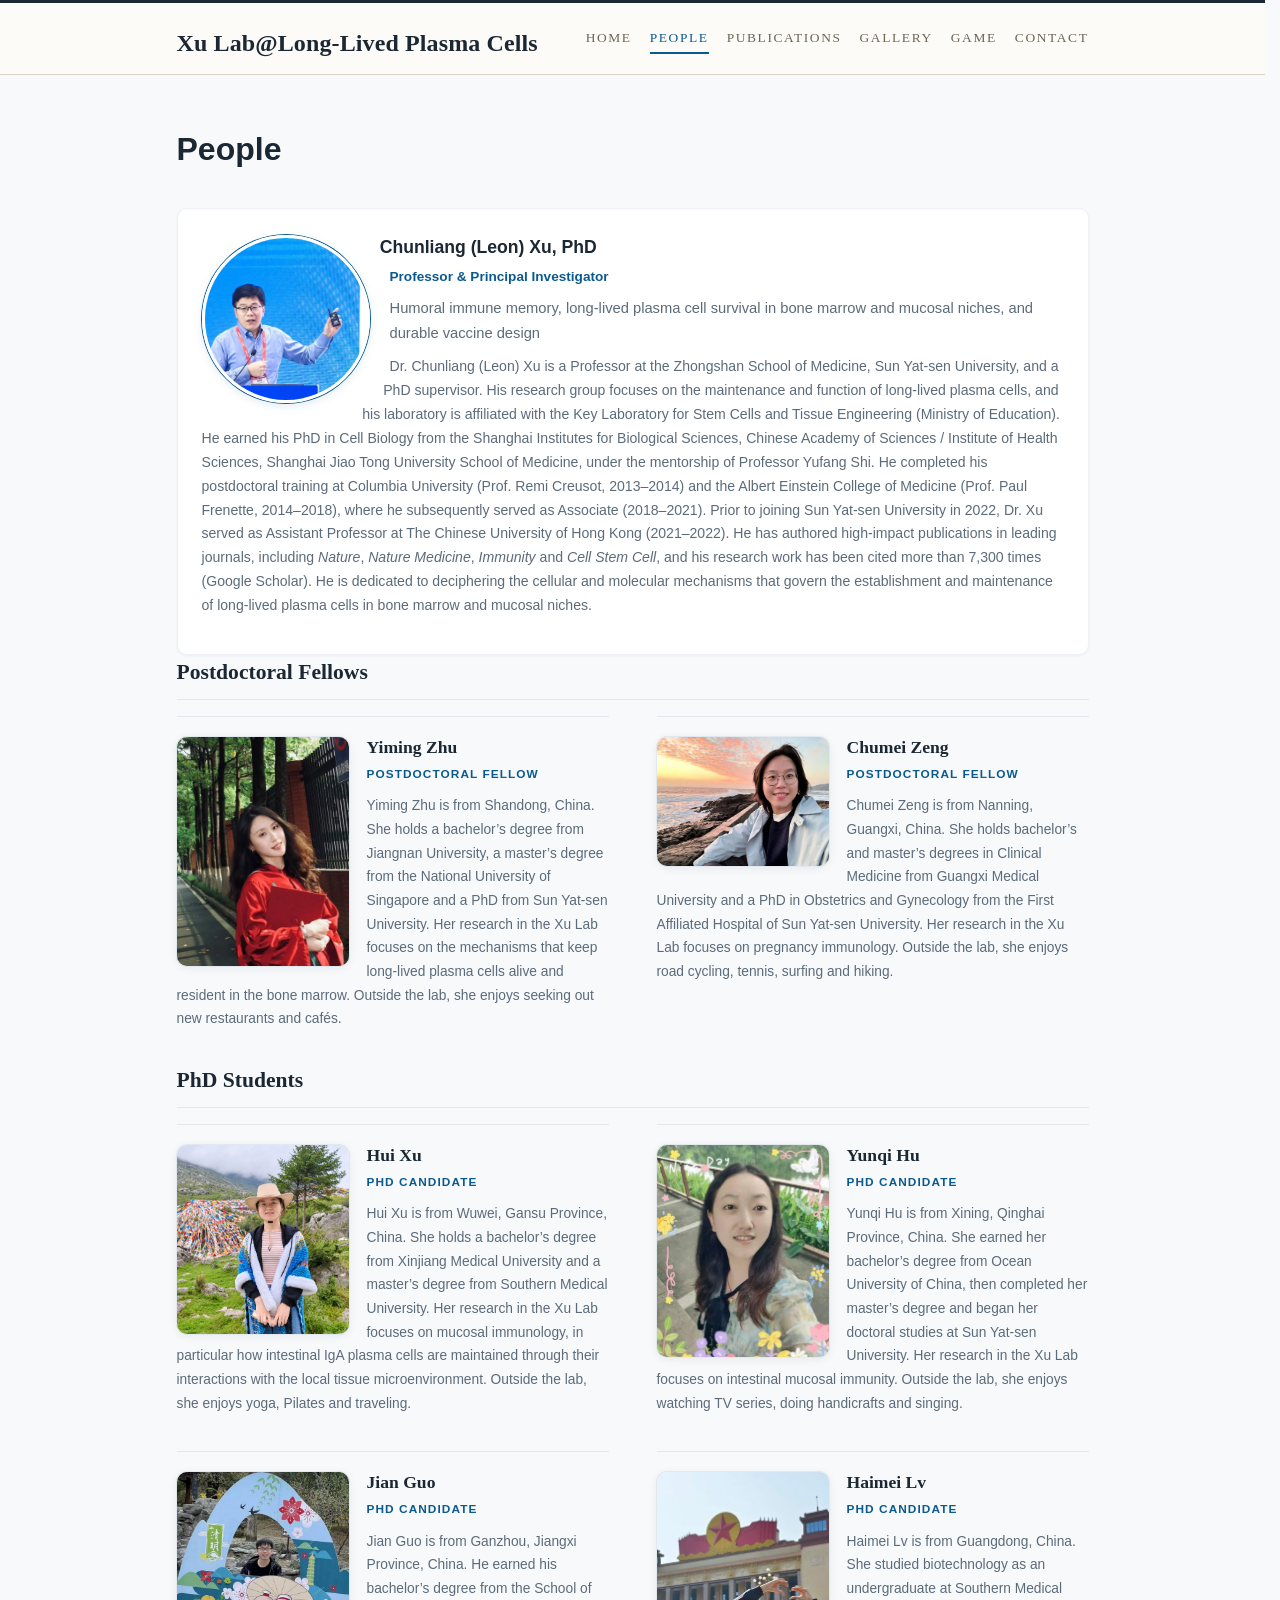
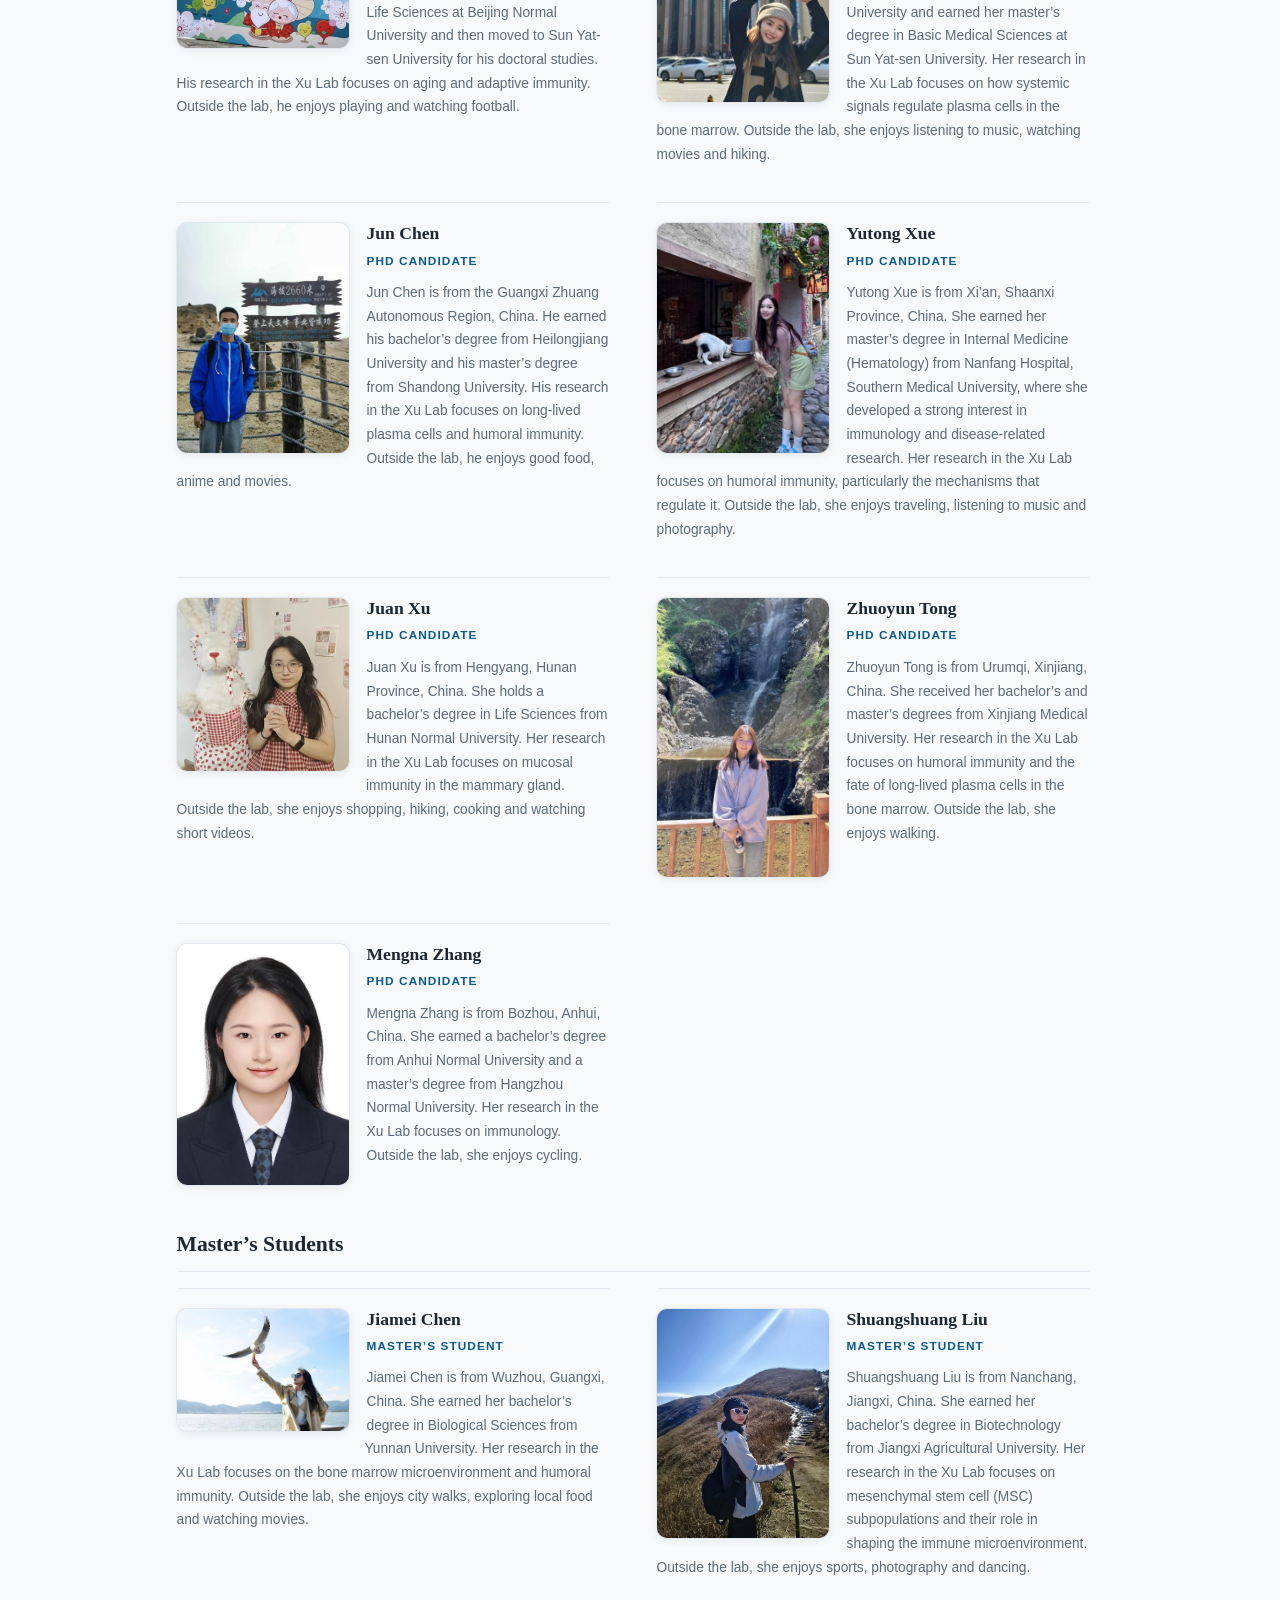
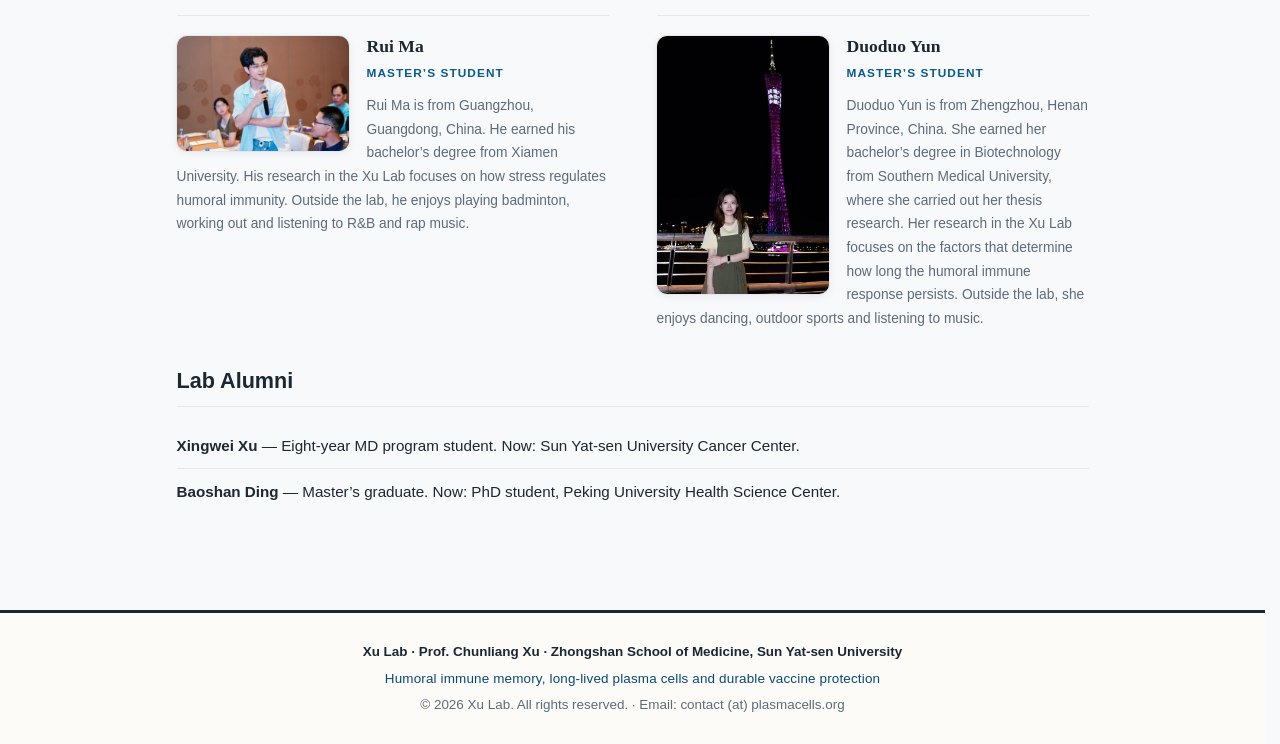
<file: people.html>
<!DOCTYPE html>
<html lang="en">
<head>
<meta charset="utf-8">
<meta name="viewport" content="width=device-width, initial-scale=1">
<link rel="icon" href="data:image/svg+xml,<svg xmlns='http://www.w3.org/2000/svg' viewBox='0 0 32 32'><rect width='32' height='32' rx='6' fill='%230b5a8f'/><text x='16' y='23' font-family='Arial,sans-serif' font-size='17' font-weight='bold' fill='white' text-anchor='middle'>X</text></svg>">
<meta name="description" content="Chunliang Xu, PhD, Professor and PI of the Xu Lab at Sun Yat-sen University. Research on long-lived plasma cells and humoral immune memory.">
<link rel="canonical" href="https://plasmacells.org/people.html">
<meta property="og:type" content="website">
<meta property="og:title" content="People | Xu Lab | Plasma Cell Biology, Sun Yat-sen University">
<meta property="og:description" content="Chunliang Xu, PhD, Professor and PI of the Xu Lab at Sun Yat-sen University. Research on long-lived plasma cells and humoral immune memory.">
<meta property="og:url" content="https://plasmacells.org/people.html">
<meta property="og:image" content="https://plasmacells.org/images/og-image.jpg?v=20261113b">
<meta property="og:image:width" content="1200">
<meta property="og:image:height" content="630">
<meta property="og:image:alt" content="Xu Lab group photo on a trail while hiking Baiyun Mountain">
<meta name="twitter:card" content="summary_large_image">
<meta name="twitter:image" content="https://plasmacells.org/images/og-image.jpg?v=20261113b">
<title>People | Xu Lab | Plasma Cell Biology, Sun Yat-sen University</title>
<link rel="stylesheet" href="assets/css/style.css?v=20261113d">
<script type="application/ld+json">
{"@context":"https://schema.org","@type":"ItemList","itemListElement":[{"@type":"ListItem","position":1,"item":{"@type":"Person","name":"Chunliang Xu","alternateName":"Leon Xu","jobTitle":"Professor","affiliation":{"@type":"Organization","name":"Zhongshan School of Medicine, Sun Yat-sen University"},"sameAs":["https://scholar.google.com/citations?user=LtBS2X0AAAAJ"],"url":"https://plasmacells.org/people.html"}},{"@type":"ListItem","position":2,"item":{"@type":"Person","name":"Yiming Zhu","jobTitle":"Postdoctoral Fellow","affiliation":{"@type":"Organization","name":"Xu Lab, Zhongshan School of Medicine, Sun Yat-sen University"}}},{"@type":"ListItem","position":3,"item":{"@type":"Person","name":"Chumei Zeng","jobTitle":"Postdoctoral Fellow","affiliation":{"@type":"Organization","name":"Xu Lab, Zhongshan School of Medicine, Sun Yat-sen University"}}},{"@type":"ListItem","position":4,"item":{"@type":"Person","name":"Hui Xu","jobTitle":"PhD Candidate","affiliation":{"@type":"Organization","name":"Xu Lab, Zhongshan School of Medicine, Sun Yat-sen University"}}},{"@type":"ListItem","position":5,"item":{"@type":"Person","name":"Yunqi Hu","jobTitle":"PhD Candidate","affiliation":{"@type":"Organization","name":"Xu Lab, Zhongshan School of Medicine, Sun Yat-sen University"}}},{"@type":"ListItem","position":6,"item":{"@type":"Person","name":"Jian Guo","jobTitle":"PhD Candidate","affiliation":{"@type":"Organization","name":"Xu Lab, Zhongshan School of Medicine, Sun Yat-sen University"}}},{"@type":"ListItem","position":7,"item":{"@type":"Person","name":"Haimei Lv","jobTitle":"PhD Candidate","affiliation":{"@type":"Organization","name":"Xu Lab, Zhongshan School of Medicine, Sun Yat-sen University"}}},{"@type":"ListItem","position":8,"item":{"@type":"Person","name":"Jun Chen","jobTitle":"PhD Candidate","affiliation":{"@type":"Organization","name":"Xu Lab, Zhongshan School of Medicine, Sun Yat-sen University"}}},{"@type":"ListItem","position":9,"item":{"@type":"Person","name":"Yutong Xue","jobTitle":"PhD Candidate","affiliation":{"@type":"Organization","name":"Xu Lab, Zhongshan School of Medicine, Sun Yat-sen University"}}},{"@type":"ListItem","position":10,"item":{"@type":"Person","name":"Juan Xu","jobTitle":"PhD Candidate","affiliation":{"@type":"Organization","name":"Xu Lab, Zhongshan School of Medicine, Sun Yat-sen University"}}},{"@type":"ListItem","position":11,"item":{"@type":"Person","name":"Zhuoyun Tong","jobTitle":"PhD Candidate","affiliation":{"@type":"Organization","name":"Xu Lab, Zhongshan School of Medicine, Sun Yat-sen University"}}},{"@type":"ListItem","position":12,"item":{"@type":"Person","name":"Mengna Zhang","jobTitle":"PhD Candidate","affiliation":{"@type":"Organization","name":"Xu Lab, Zhongshan School of Medicine, Sun Yat-sen University"}}},{"@type":"ListItem","position":13,"item":{"@type":"Person","name":"Jiamei Chen","jobTitle":"Master’s Student","affiliation":{"@type":"Organization","name":"Xu Lab, Zhongshan School of Medicine, Sun Yat-sen University"}}},{"@type":"ListItem","position":14,"item":{"@type":"Person","name":"Shuangshuang Liu","jobTitle":"Master’s Student","affiliation":{"@type":"Organization","name":"Xu Lab, Zhongshan School of Medicine, Sun Yat-sen University"}}},{"@type":"ListItem","position":15,"item":{"@type":"Person","name":"Rui Ma","jobTitle":"Master’s Student","affiliation":{"@type":"Organization","name":"Xu Lab, Zhongshan School of Medicine, Sun Yat-sen University"}}},{"@type":"ListItem","position":16,"item":{"@type":"Person","name":"Duoduo Yun","jobTitle":"Master’s Student","affiliation":{"@type":"Organization","name":"Xu Lab, Zhongshan School of Medicine, Sun Yat-sen University"}}}]}
</script>
<!-- Google Analytics 4 -->
<link rel="preconnect" href="https://www.googletagmanager.com">
<script async src="https://www.googletagmanager.com/gtag/js?id=G-FF5Z2KBLBT"></script>
<script>
window.dataLayer = window.dataLayer || [];
function gtag(){dataLayer.push(arguments);}
gtag('js', new Date());
gtag('config', 'G-FF5Z2KBLBT');
</script>
</head>
<body>
<a class="skip-link" href="#main">Skip to content</a>
<header class="site-header"><div class="wrap masthead">
<a class="brand" href="index.html"><span class="brand-name">Xu Lab@Long-Lived Plasma Cells</span></a>
<nav class="site-nav" aria-label="Main navigation"><a href="index.html">Home</a><a href="people.html" class="active">People</a><a href="publications.html">Publications</a><a href="gallery.html">Gallery</a><a href="game.html">Game</a><a href="contact.html">Contact</a></nav>
</div></header>
<main class="wrap" id="main">
<section class="page-head"><h1>People</h1>
</section>
<div class="card-grid"><article class="person person-lead"><img class="avatar" src="images/chunliang-xu.jpg" alt="Portrait of Prof. Chunliang (Leon) Xu speaking at a conference, gesturing with a presentation clicker" width="760" height="760">
<h2>Chunliang (Leon) Xu, PhD</h2><p class="role">Professor &amp; Principal Investigator</p><p class="focus">Humoral immune memory, long-lived plasma cell survival in bone marrow and mucosal niches, and durable vaccine design</p><p class="person-bio">Dr. Chunliang (Leon) Xu is a Professor at the Zhongshan School of Medicine, Sun Yat-sen University, and a PhD supervisor. His research group focuses on the maintenance and function of long-lived plasma cells, and his laboratory is affiliated with the Key Laboratory for Stem Cells and Tissue Engineering (Ministry of Education). He earned his PhD in Cell Biology from the Shanghai Institutes for Biological Sciences, Chinese Academy of Sciences / Institute of Health Sciences, Shanghai Jiao Tong University School of Medicine, under the mentorship of Professor Yufang Shi. He completed his postdoctoral training at Columbia University (Prof. Remi Creusot, 2013&ndash;2014) and the Albert Einstein College of Medicine (Prof. Paul Frenette, 2014&ndash;2018), where he subsequently served as Associate (2018&ndash;2021). Prior to joining Sun Yat-sen University in 2022, Dr. Xu served as Assistant Professor at The Chinese University of Hong Kong (2021&ndash;2022). He has authored high-impact publications in leading journals, including <em>Nature</em>, <em>Nature Medicine</em>, <em>Immunity</em> and <em>Cell Stem Cell</em>, and his research work has been cited more than 7,300 times (Google Scholar). He is dedicated to deciphering the cellular and molecular mechanisms that govern the establishment and maintenance of long-lived plasma cells in bone marrow and mucosal niches.</p></article></div>
<section class="members">
<h2>Postdoctoral Fellows</h2>
<div class="member-grid">
<article class="member"><img class="member-photo" src="images/people/yiming-zhu.jpg" width="390" height="520" alt="Portrait of Yiming Zhu" loading="lazy"><h3 class="member-name">Yiming Zhu</h3><p class="member-role">Postdoctoral Fellow</p><p class="member-bio">Yiming Zhu is from Shandong, China. She holds a bachelor&rsquo;s degree from Jiangnan University, a master&rsquo;s degree from the National University of Singapore and a PhD from Sun Yat-sen University. Her research in the Xu Lab focuses on the mechanisms that keep long-lived plasma cells alive and resident in the bone marrow. Outside the lab, she enjoys seeking out new restaurants and cafés.</p></article>
<article class="member"><img class="member-photo" src="images/people/chumei-zeng.jpg" width="900" height="675" alt="Portrait of Chumei Zeng" loading="lazy"><h3 class="member-name">Chumei Zeng</h3><p class="member-role">Postdoctoral Fellow</p><p class="member-bio">Chumei Zeng is from Nanning, Guangxi, China. She holds bachelor&rsquo;s and master&rsquo;s degrees in Clinical Medicine from Guangxi Medical University and a PhD in Obstetrics and Gynecology from the First Affiliated Hospital of Sun Yat-sen University. Her research in the Xu Lab focuses on pregnancy immunology. Outside the lab, she enjoys road cycling, tennis, surfing and hiking.</p></article>
</div>
<h2>PhD Students</h2>
<div class="member-grid">
<article class="member"><img class="member-photo" src="images/people/hui-xu.jpg" width="473" height="520" alt="Portrait of Hui Xu" loading="lazy"><h3 class="member-name">Hui Xu</h3><p class="member-role">PhD Candidate</p><p class="member-bio">Hui Xu is from Wuwei, Gansu Province, China. She holds a bachelor&rsquo;s degree from Xinjiang Medical University and a master&rsquo;s degree from Southern Medical University. Her research in the Xu Lab focuses on mucosal immunology, in particular how intestinal IgA plasma cells are maintained through their interactions with the local tissue microenvironment. Outside the lab, she enjoys yoga, Pilates and traveling.</p></article>
<article class="member"><img class="member-photo" src="images/people/yunqi-hu.jpg" width="348" height="429" alt="Portrait of Yunqi Hu" loading="lazy"><h3 class="member-name">Yunqi Hu</h3><p class="member-role">PhD Candidate</p><p class="member-bio">Yunqi Hu is from Xining, Qinghai Province, China. She earned her bachelor&rsquo;s degree from Ocean University of China, then completed her master&rsquo;s degree and began her doctoral studies at Sun Yat-sen University. Her research in the Xu Lab focuses on intestinal mucosal immunity. Outside the lab, she enjoys watching TV series, doing handicrafts and singing.</p></article>
<article class="member"><img class="member-photo" src="images/people/jian-guo.jpg" width="510" height="520" alt="Portrait of Jian Guo" loading="lazy"><h3 class="member-name">Jian Guo</h3><p class="member-role">PhD Candidate</p><p class="member-bio">Jian Guo is from Ganzhou, Jiangxi Province, China. He earned his bachelor&rsquo;s degree from the School of Life Sciences at Beijing Normal University and then moved to Sun Yat-sen University for his doctoral studies. His research in the Xu Lab focuses on aging and adaptive immunity. Outside the lab, he enjoys playing and watching football.</p></article>
<article class="member"><img class="member-photo" src="images/people/haimei-lv.jpg" width="347" height="463" alt="Portrait of Haimei Lv" loading="lazy"><h3 class="member-name">Haimei Lv</h3><p class="member-role">PhD Candidate</p><p class="member-bio">Haimei Lv is from Guangdong, China. She studied biotechnology as an undergraduate at Southern Medical University and earned her master&rsquo;s degree in Basic Medical Sciences at Sun Yat-sen University. Her research in the Xu Lab focuses on how systemic signals regulate plasma cells in the bone marrow. Outside the lab, she enjoys listening to music, watching movies and hiking.</p></article>
<article class="member"><img class="member-photo" src="images/people/jun-chen.jpg" width="422" height="563" alt="Portrait of Jun Chen" loading="lazy"><h3 class="member-name">Jun Chen</h3><p class="member-role">PhD Candidate</p><p class="member-bio">Jun Chen is from the Guangxi Zhuang Autonomous Region, China. He earned his bachelor&rsquo;s degree from Heilongjiang University and his master&rsquo;s degree from Shandong University. His research in the Xu Lab focuses on long-lived plasma cells and humoral immunity. Outside the lab, he enjoys good food, anime and movies.</p></article>
<article class="member"><img class="member-photo" src="images/people/yutong-xue.jpg" width="390" height="520" alt="Portrait of Yutong Xue" loading="lazy"><h3 class="member-name">Yutong Xue</h3><p class="member-role">PhD Candidate</p><p class="member-bio">Yutong Xue is from Xi&rsquo;an, Shaanxi Province, China. She earned her master&rsquo;s degree in Internal Medicine (Hematology) from Nanfang Hospital, Southern Medical University, where she developed a strong interest in immunology and disease-related research. Her research in the Xu Lab focuses on humoral immunity, particularly the mechanisms that regulate it. Outside the lab, she enjoys traveling, listening to music and photography.</p></article>
<article class="member"><img class="member-photo" src="images/people/juan-xu.jpg" width="517" height="520" alt="Portrait of Juan Xu" loading="lazy"><h3 class="member-name">Juan Xu</h3><p class="member-role">PhD Candidate</p><p class="member-bio">Juan Xu is from Hengyang, Hunan Province, China. She holds a bachelor&rsquo;s degree in Life Sciences from Hunan Normal University. Her research in the Xu Lab focuses on mucosal immunity in the mammary gland. Outside the lab, she enjoys shopping, hiking, cooking and watching short videos.</p></article>
<article class="member"><img class="member-photo" src="images/people/zhuoyun-tong.jpg" width="374" height="606" alt="Portrait of Zhuoyun Tong" loading="lazy"><h3 class="member-name">Zhuoyun Tong</h3><p class="member-role">PhD Candidate</p><p class="member-bio">Zhuoyun Tong is from Urumqi, Xinjiang, China. She received her bachelor&rsquo;s and master&rsquo;s degrees from Xinjiang Medical University. Her research in the Xu Lab focuses on humoral immunity and the fate of long-lived plasma cells in the bone marrow. Outside the lab, she enjoys walking.</p></article>
<article class="member"><img class="member-photo" src="images/people/mengna-zhang.jpg" width="409" height="573" alt="Portrait of Mengna Zhang" loading="lazy"><h3 class="member-name">Mengna Zhang</h3><p class="member-role">PhD Candidate</p><p class="member-bio">Mengna Zhang is from Bozhou, Anhui, China. She earned a bachelor&rsquo;s degree from Anhui Normal University and a master&rsquo;s degree from Hangzhou Normal University. Her research in the Xu Lab focuses on immunology. Outside the lab, she enjoys cycling.</p></article>
</div>
<h2>Master&rsquo;s Students</h2>
<div class="member-grid">
<article class="member"><img class="member-photo" src="images/people/jiamei-chen.jpg" width="791" height="563" alt="Portrait of Jiamei Chen" loading="lazy"><h3 class="member-name">Jiamei Chen</h3><p class="member-role">Master&rsquo;s Student</p><p class="member-bio">Jiamei Chen is from Wuzhou, Guangxi, China. She earned her bachelor&rsquo;s degree in Biological Sciences from Yunnan University. Her research in the Xu Lab focuses on the bone marrow microenvironment and humoral immunity. Outside the lab, she enjoys city walks, exploring local food and watching movies.</p></article>
<article class="member"><img class="member-photo" src="images/people/shuangshuang-liu.jpg" width="501" height="667" alt="Portrait of Shuangshuang Liu" loading="lazy"><h3 class="member-name">Shuangshuang Liu</h3><p class="member-role">Master&rsquo;s Student</p><p class="member-bio">Shuangshuang Liu is from Nanchang, Jiangxi, China. She earned her bachelor&rsquo;s degree in Biotechnology from Jiangxi Agricultural University. Her research in the Xu Lab focuses on mesenchymal stem cell (MSC) subpopulations and their role in shaping the immune microenvironment. Outside the lab, she enjoys sports, photography and dancing.</p></article>
<article class="member"><img class="member-photo" src="images/people/rui-ma.jpg" width="900" height="600" alt="Portrait of Rui Ma" loading="lazy"><h3 class="member-name">Rui Ma</h3><p class="member-role">Master&rsquo;s Student</p><p class="member-bio">Rui Ma is from Guangzhou, Guangdong, China. He earned his bachelor&rsquo;s degree from Xiamen University. His research in the Xu Lab focuses on how stress regulates humoral immunity. Outside the lab, he enjoys playing badminton, working out and listening to R&B and rap music.</p></article>
<article class="member"><img class="member-photo" src="images/people/duoduo-yun.jpg" width="600" height="900" alt="Portrait of Duoduo Yun" loading="lazy"><h3 class="member-name">Duoduo Yun</h3><p class="member-role">Master&rsquo;s Student</p><p class="member-bio">Duoduo Yun is from Zhengzhou, Henan Province, China. She earned her bachelor&rsquo;s degree in Biotechnology from Southern Medical University, where she carried out her thesis research. Her research in the Xu Lab focuses on the factors that determine how long the humoral immune response persists. Outside the lab, she enjoys dancing, outdoor sports and listening to music.</p></article>
</div>
</section>
<section class="section alumni"><h2>Lab Alumni</h2>
<ul class="alumni-list"><!-- 加一位毕业生的模板（复制下一行，去掉注释符号后修改；只录入经本人确认的信息）：
<li><strong>姓名拼音</strong> &mdash; Role, 20XX&ndash;20XX. Now: 现职/现单位（英文）.</li>
-->
<li><strong>Xingwei Xu</strong> &mdash; Eight-year MD program student. Now: Sun Yat-sen University Cancer Center.</li>
<li><strong>Baoshan Ding</strong> &mdash; Master&rsquo;s graduate. Now: PhD student, Peking University Health Science Center.</li>
</ul>
</section>
</main>
<footer class="site-footer"><div class="wrap">
<p class="footer-name">Xu Lab &middot; Prof. Chunliang Xu &middot; Zhongshan School of Medicine, Sun Yat-sen University</p>
<p class="footer-tagline">Humoral immune memory, long-lived plasma cells and durable vaccine protection</p>
<p class="footer-meta">&copy; 2026 Xu Lab. All rights reserved. &middot; Email: contact (at) plasmacells.org</p>
</div></footer>
</body></html>
</file>
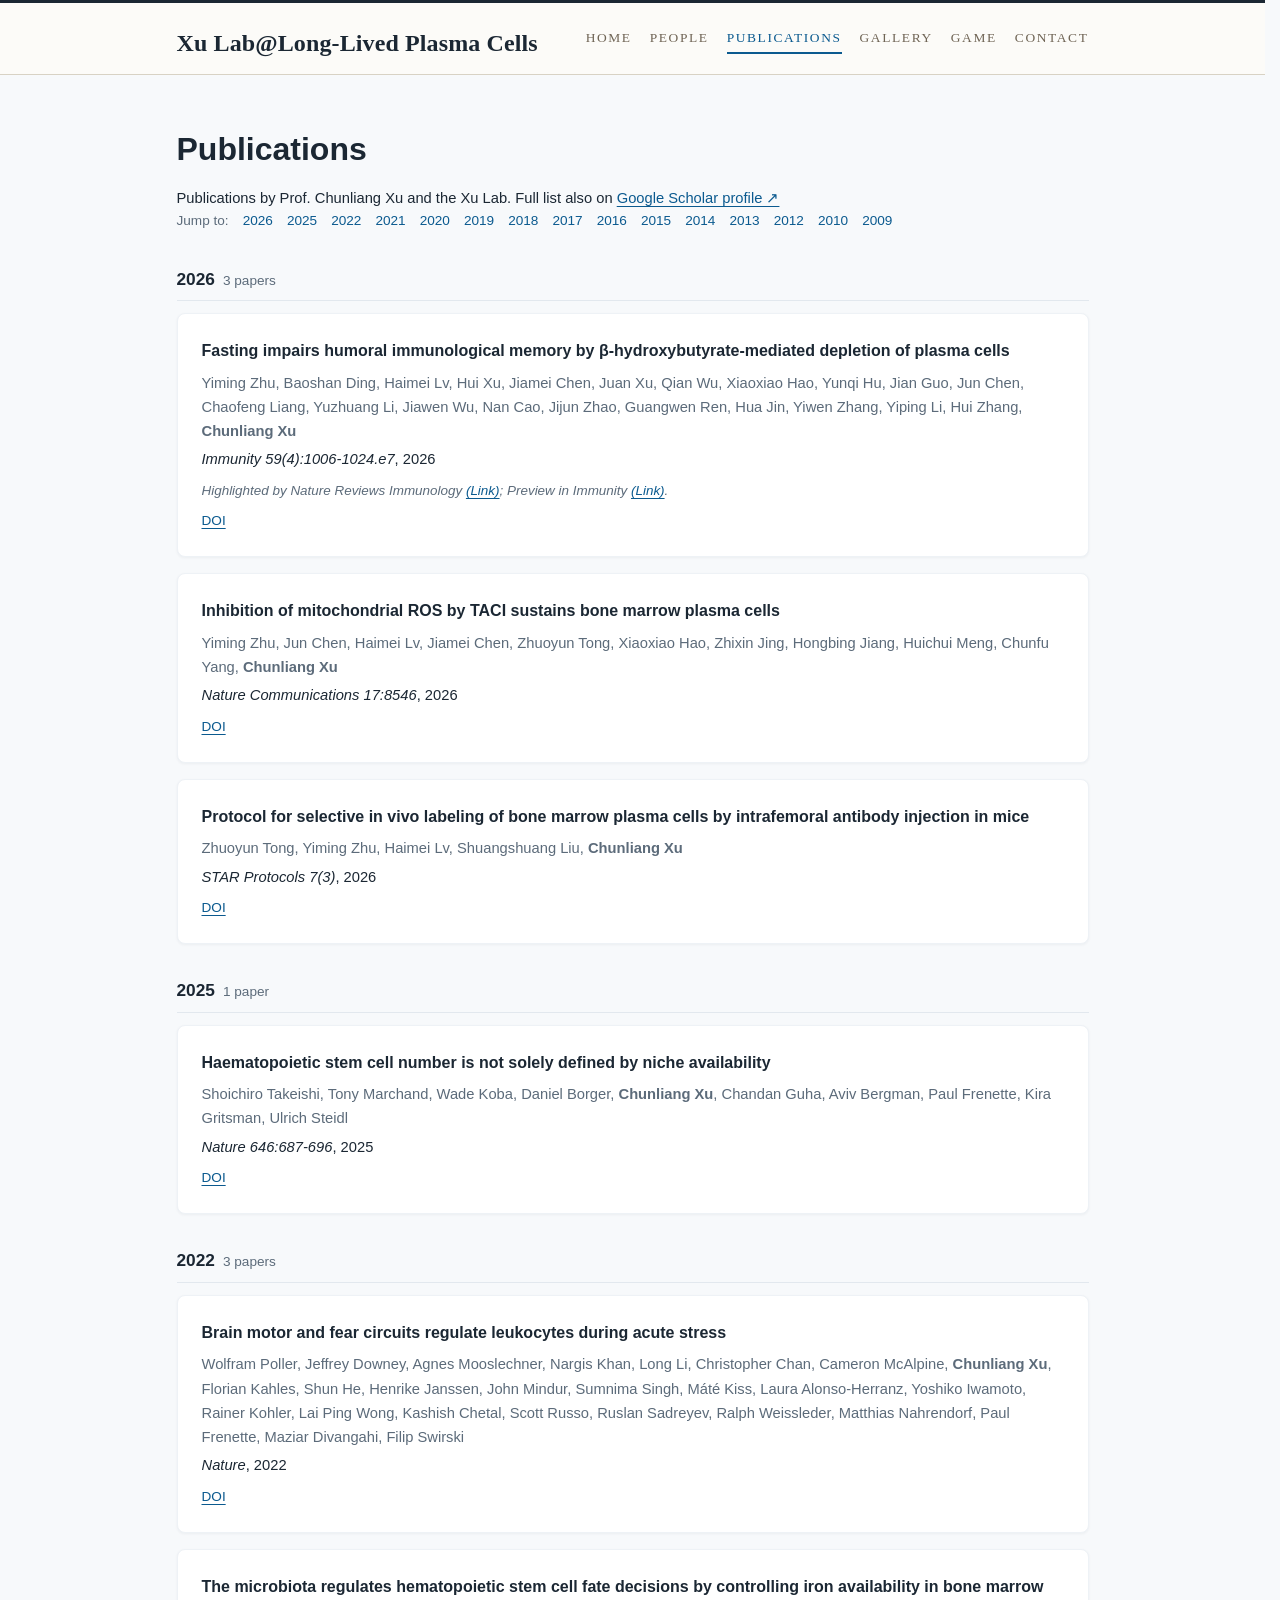
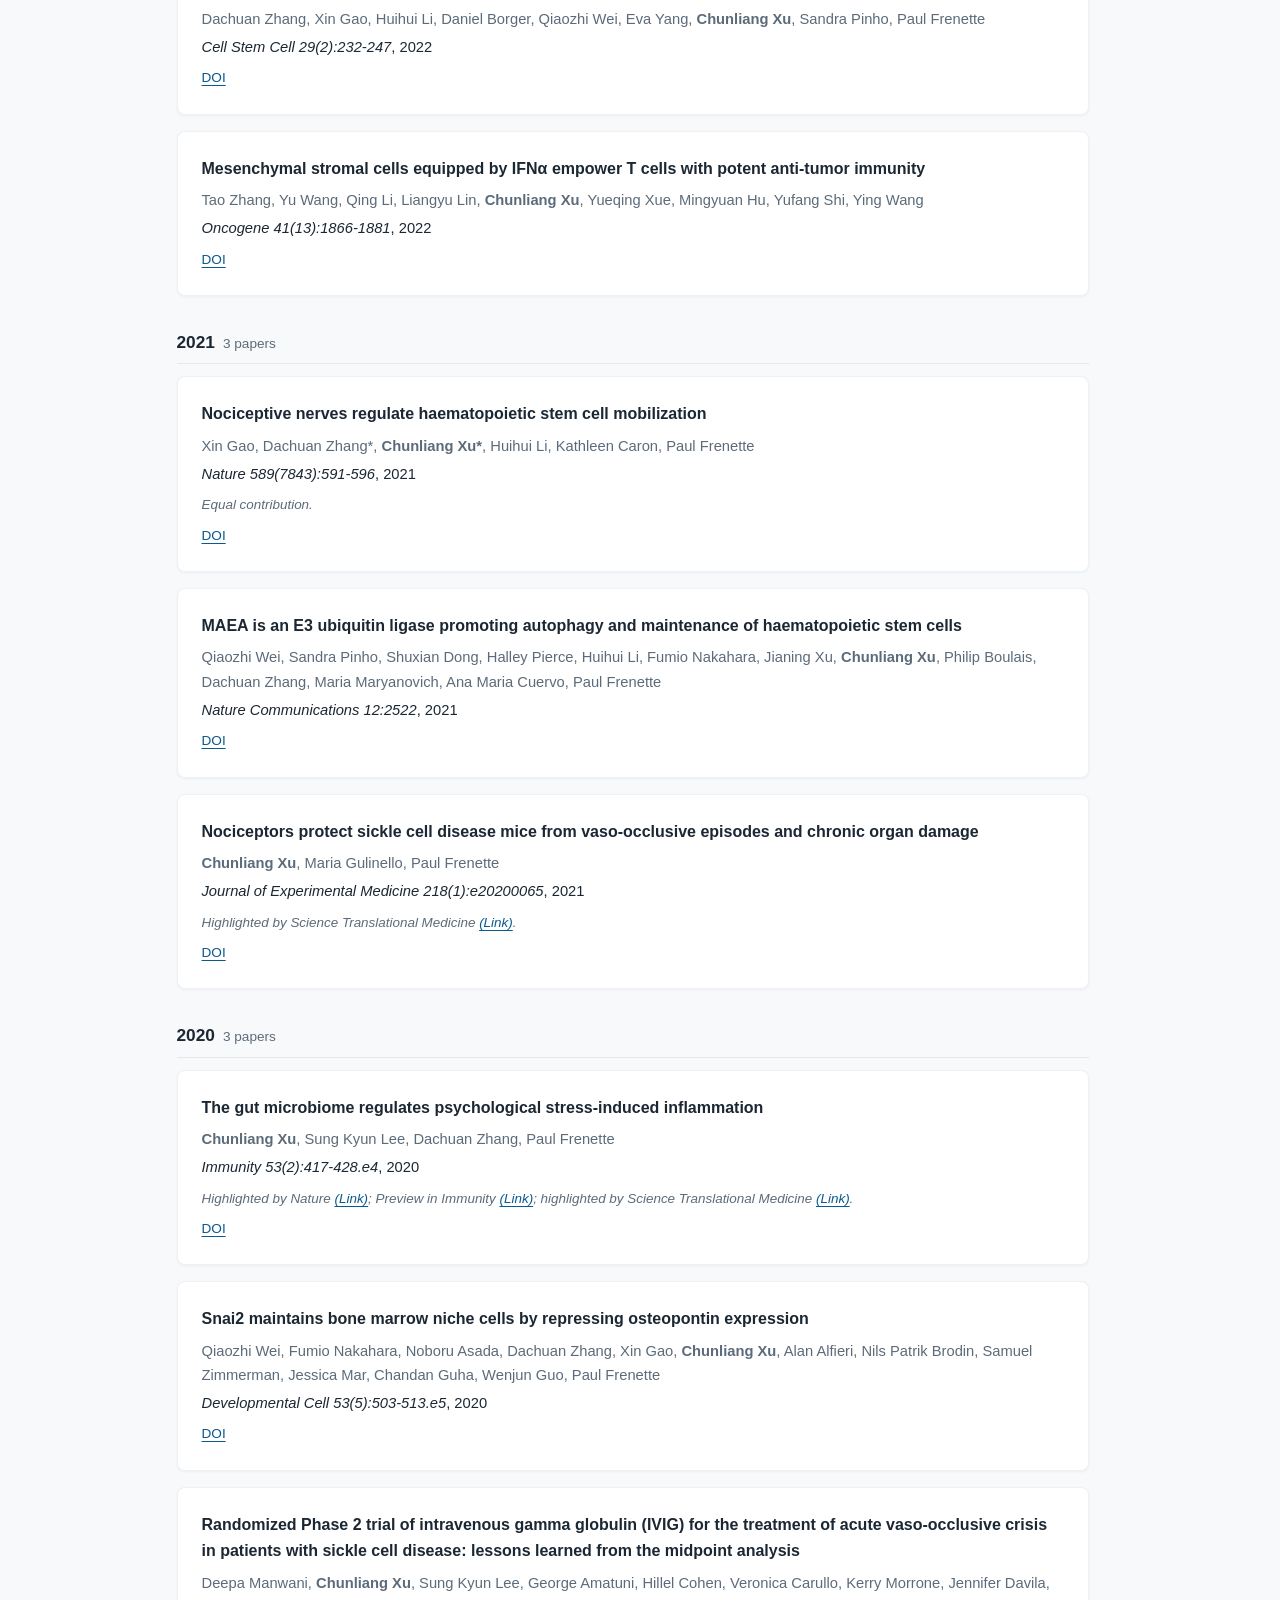
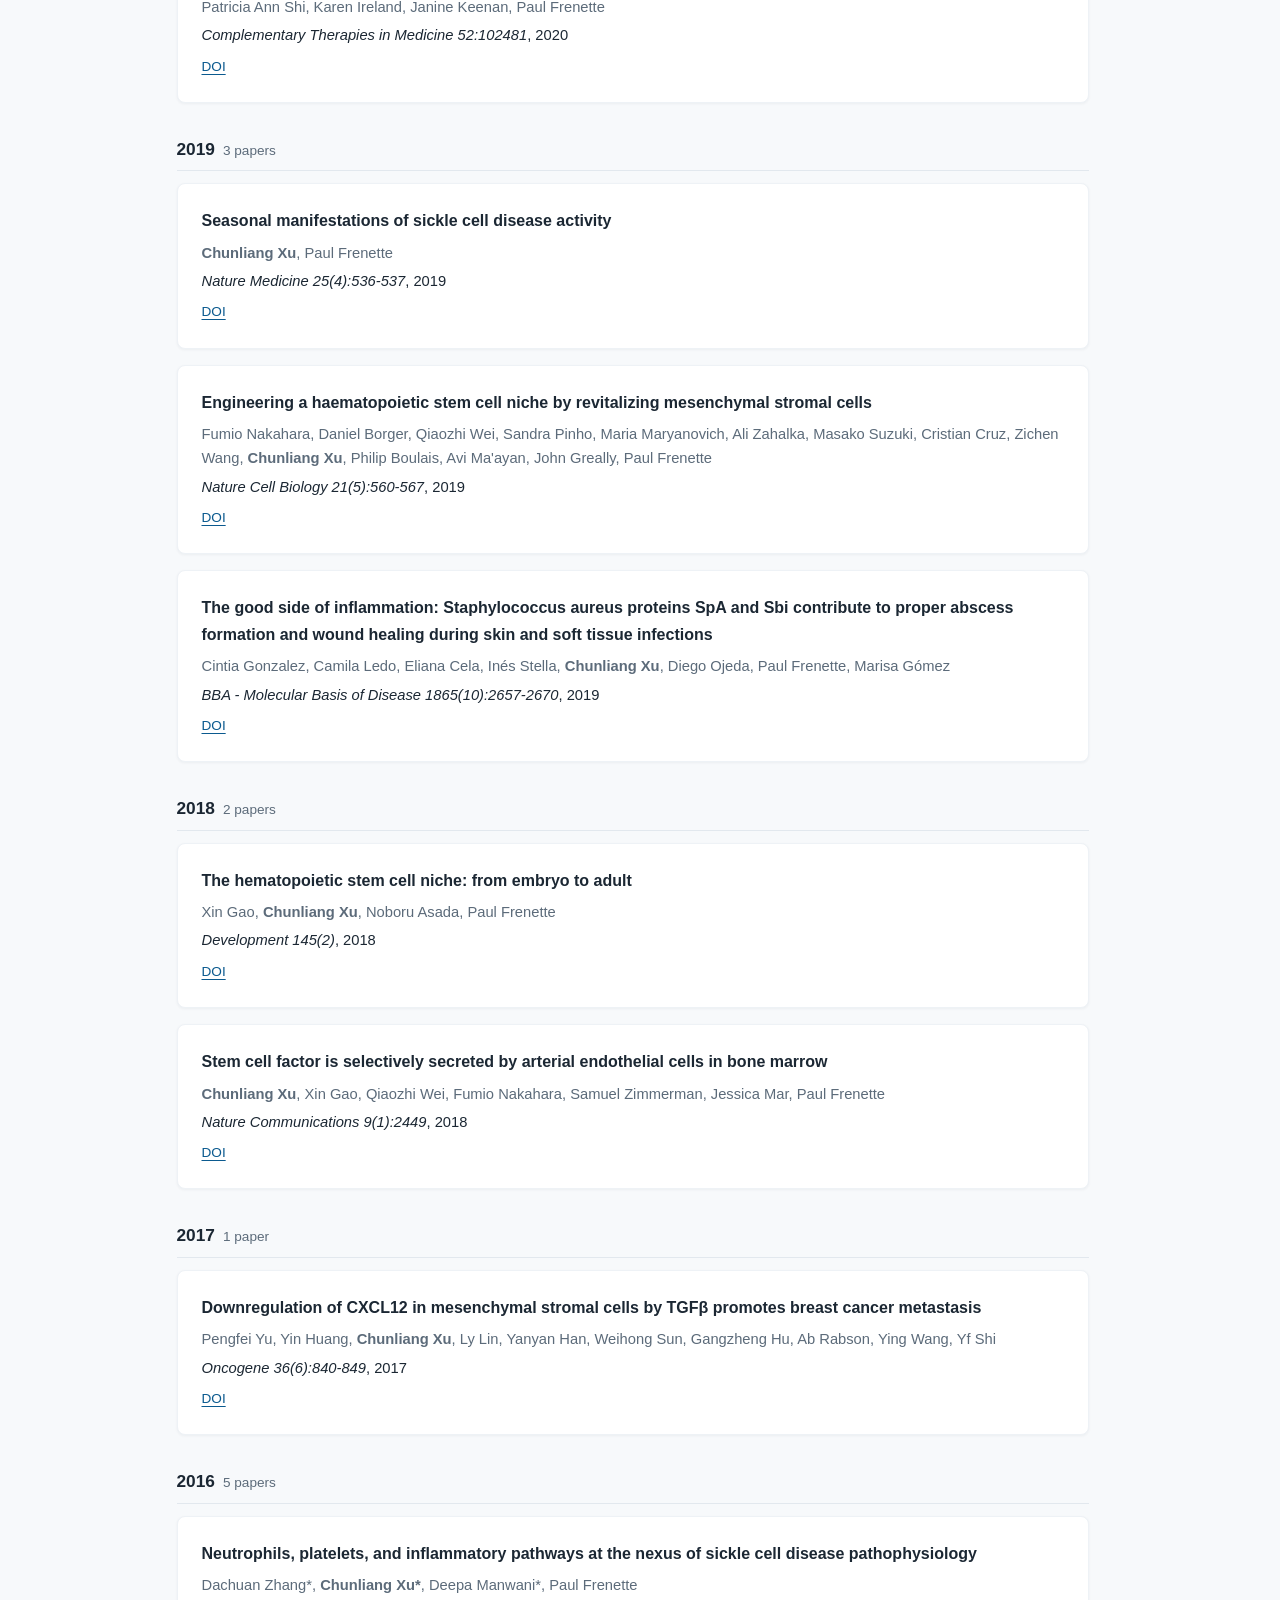
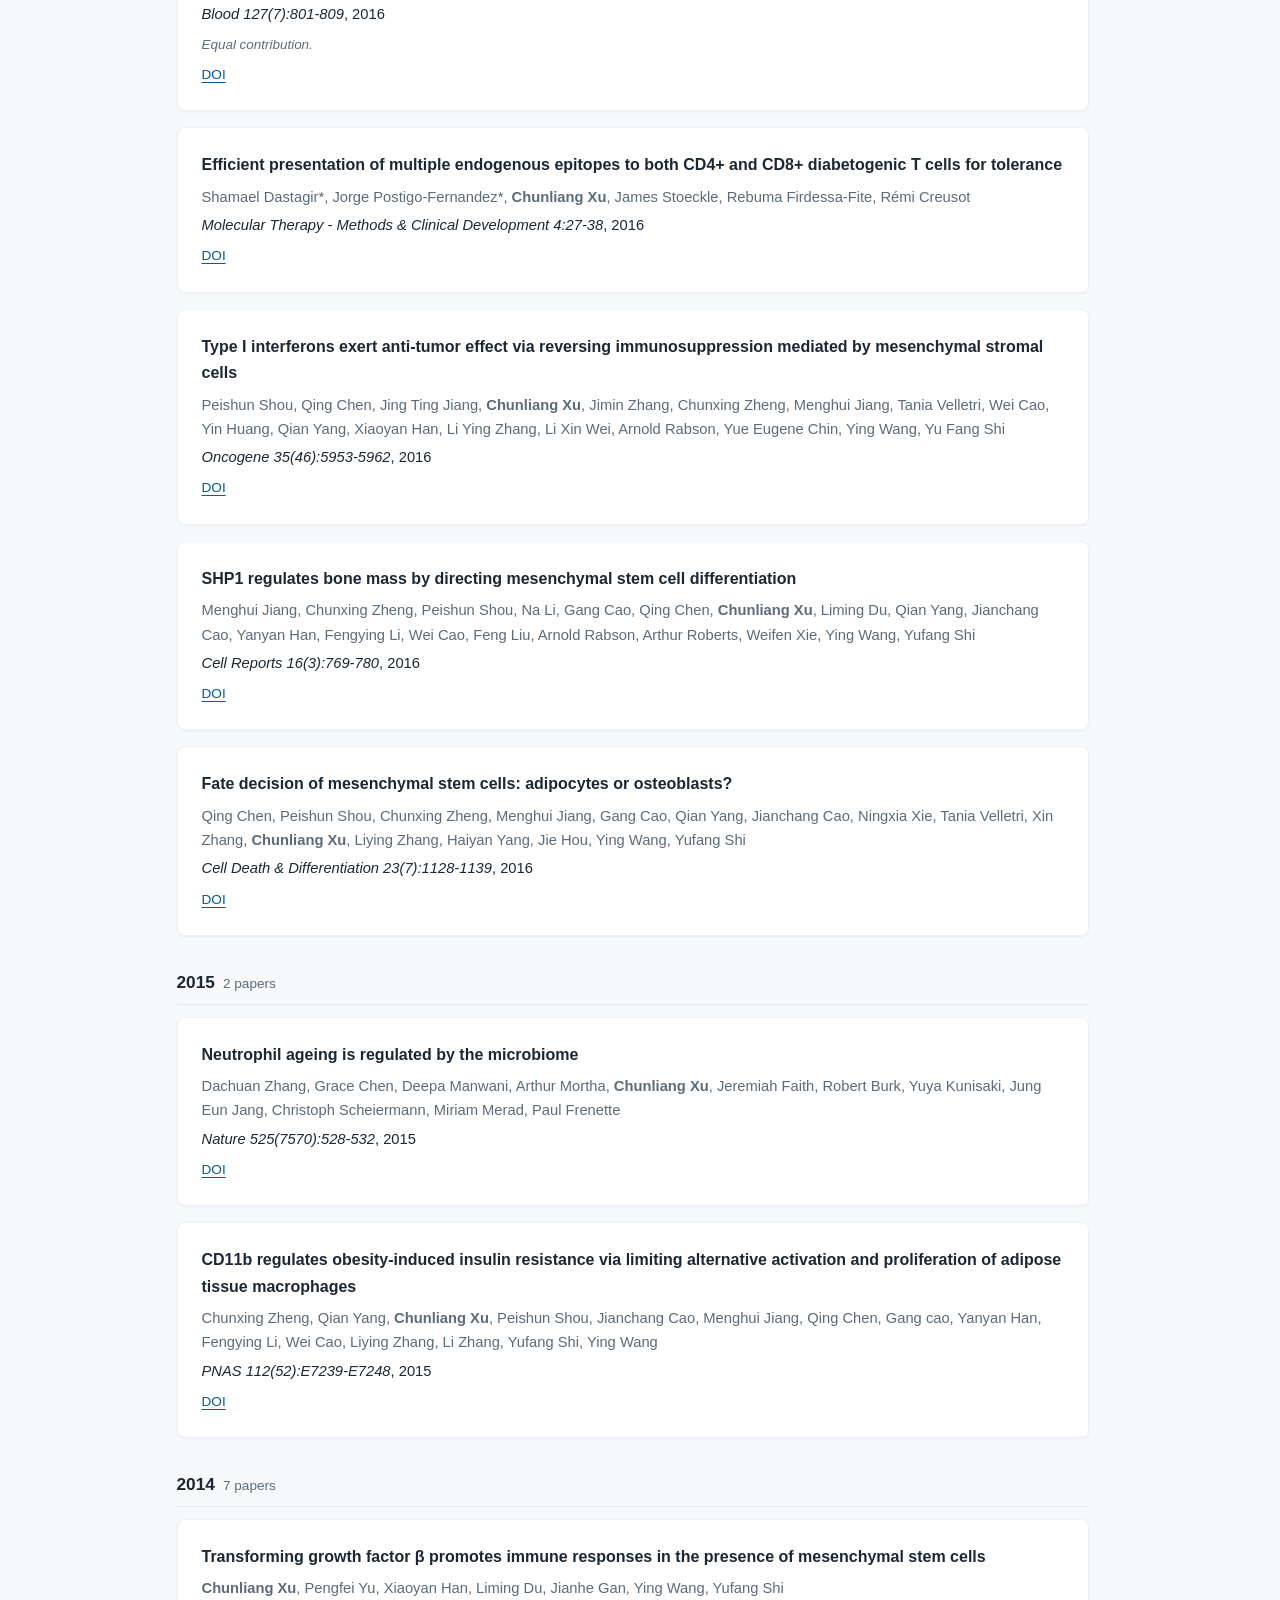
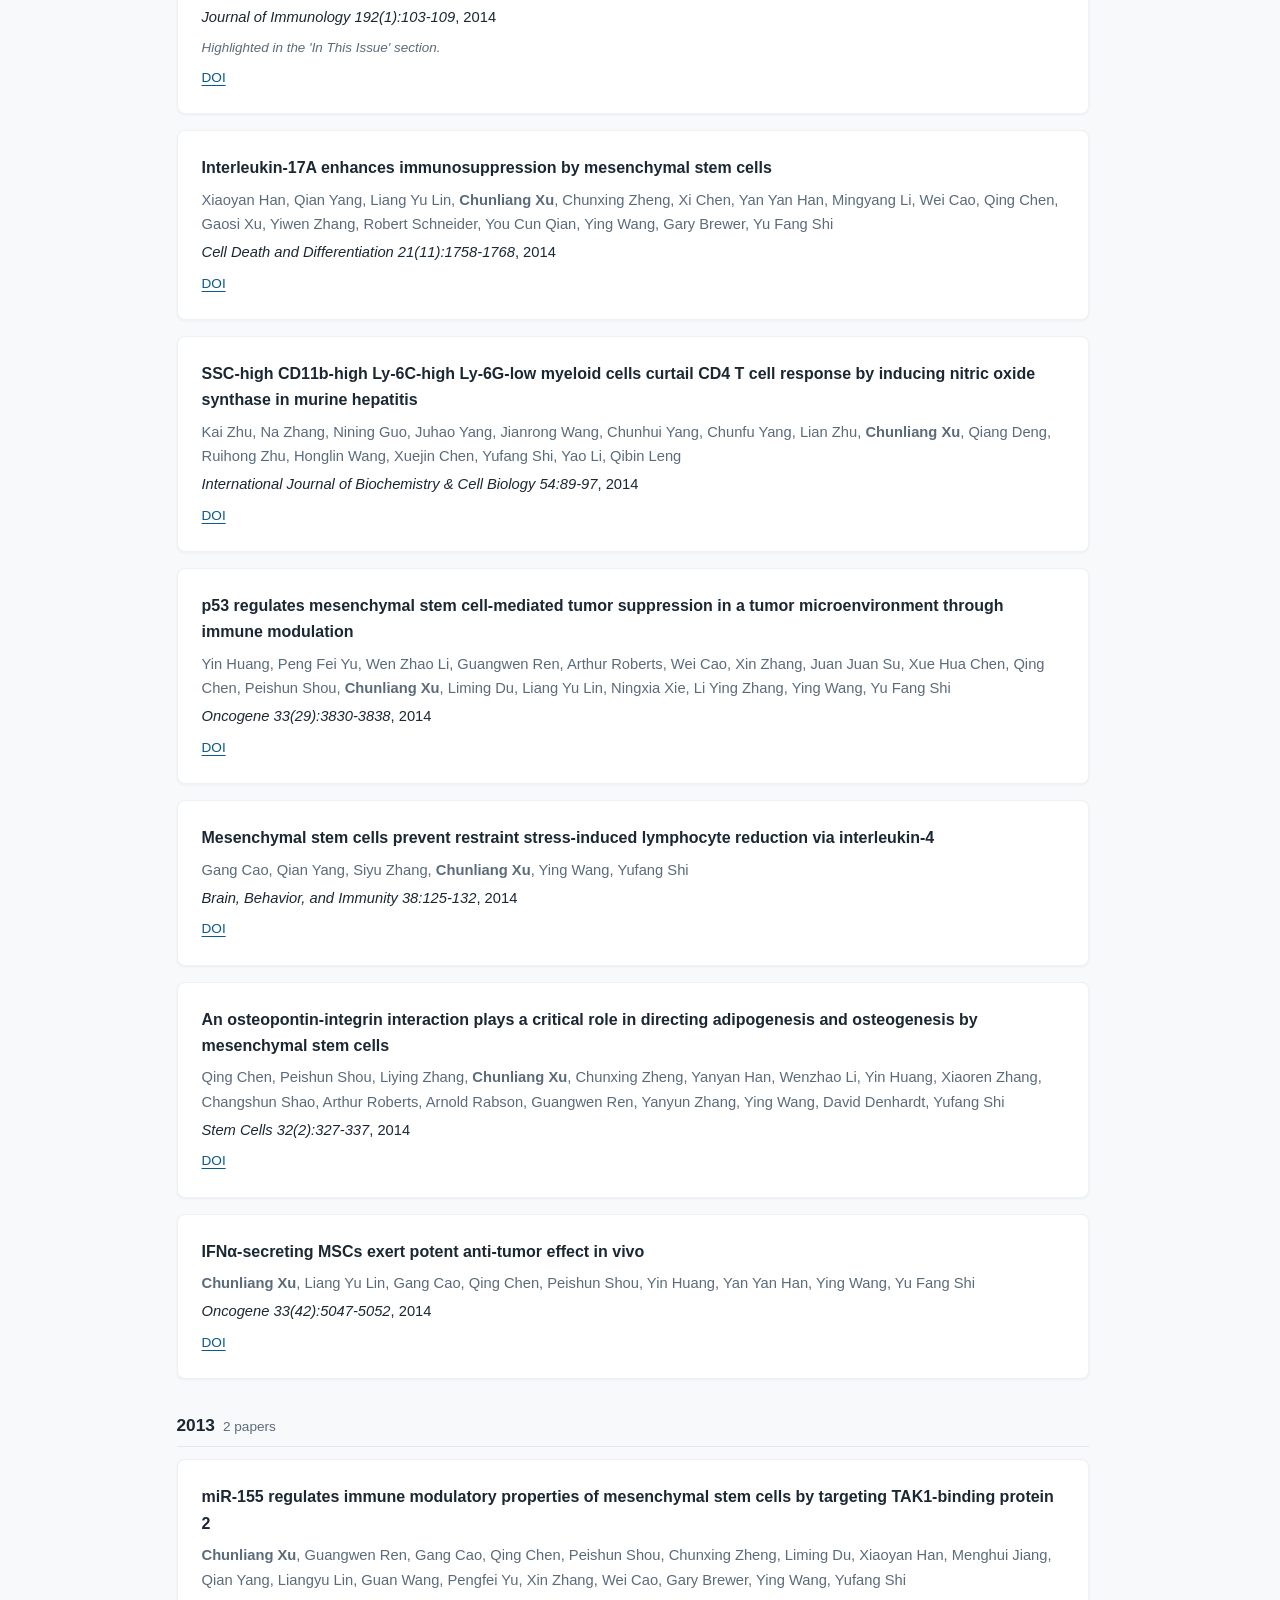
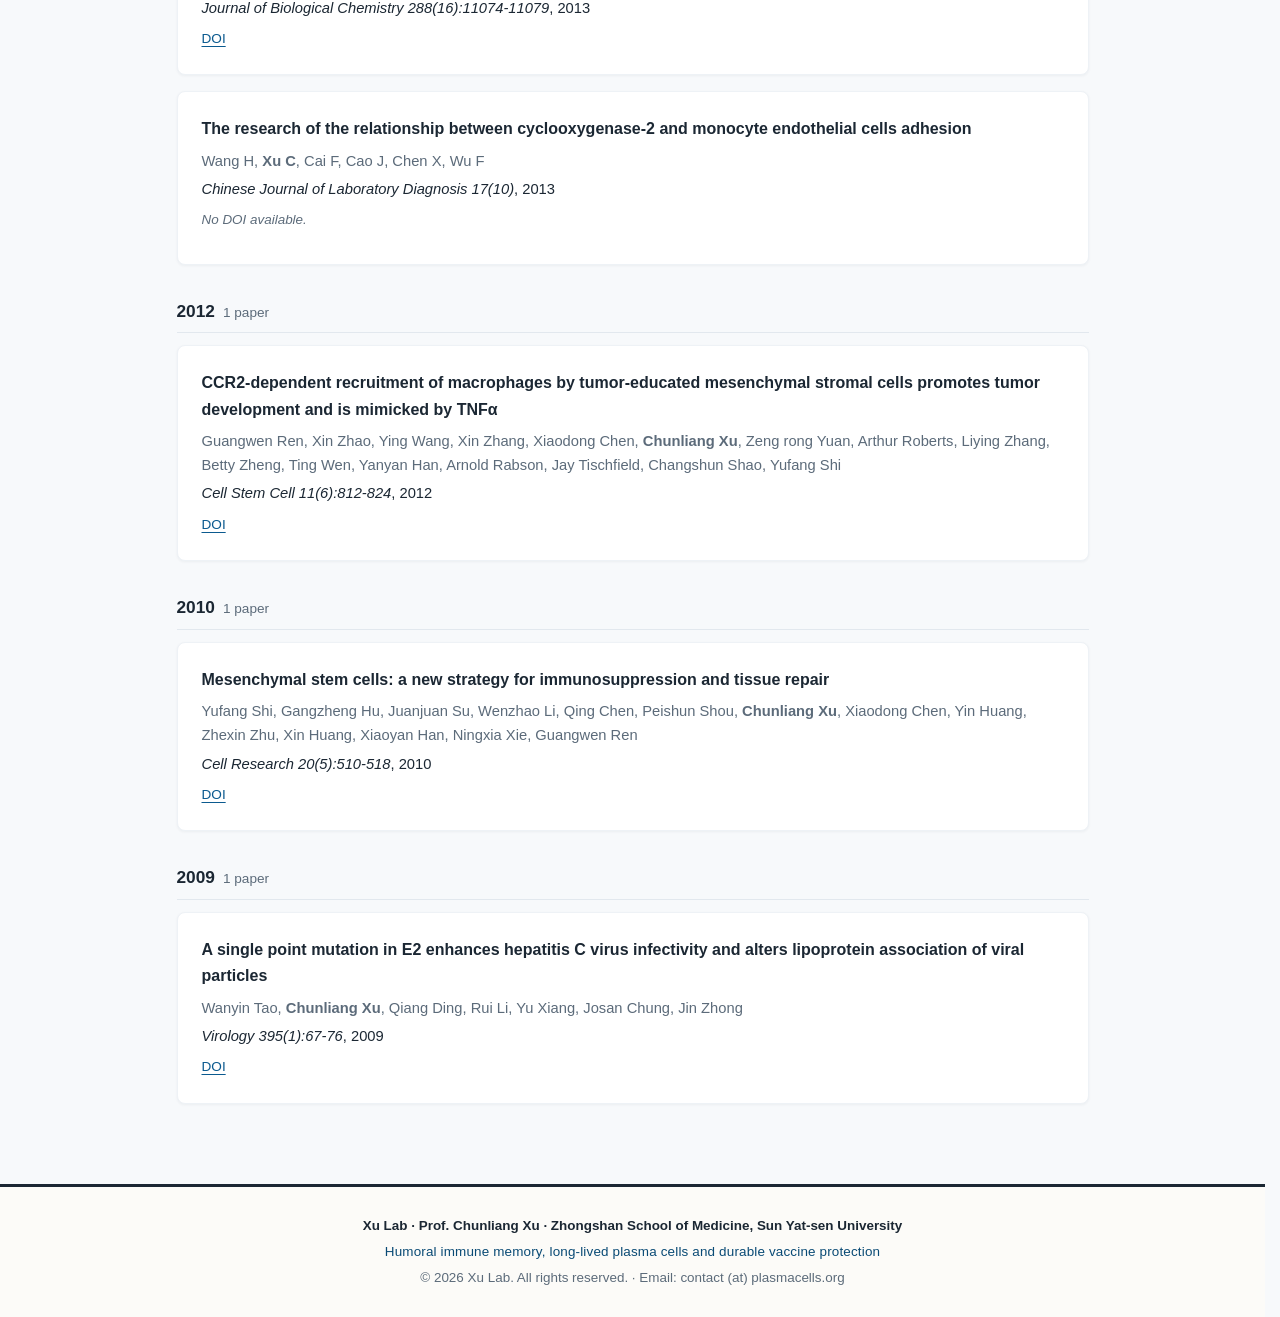
<file: publications.html>
<!DOCTYPE html>
<html lang="en">
<head>
<meta charset="utf-8">
<meta name="viewport" content="width=device-width, initial-scale=1">
<link rel="icon" href="data:image/svg+xml,<svg xmlns='http://www.w3.org/2000/svg' viewBox='0 0 32 32'><rect width='32' height='32' rx='6' fill='%230b5a8f'/><text x='16' y='23' font-family='Arial,sans-serif' font-size='17' font-weight='bold' fill='white' text-anchor='middle'>X</text></svg>">
<meta name="description" content="38 peer-reviewed publications by Chunliang Xu and the Xu Lab, including work in Nature, Immunity and Blood on plasma cell survival and immune memory.">
<link rel="canonical" href="https://plasmacells.org/publications.html">
<meta property="og:type" content="website">
<meta property="og:title" content="Publications | Xu Lab | Plasma Cell Biology, Sun Yat-sen University">
<meta property="og:description" content="38 peer-reviewed publications by Chunliang Xu and the Xu Lab, including work in Nature, Immunity and Blood on plasma cell survival and immune memory.">
<meta property="og:url" content="https://plasmacells.org/publications.html">
<meta property="og:image" content="https://plasmacells.org/images/og-image.jpg?v=20261113b">
<meta property="og:image:width" content="1200">
<meta property="og:image:height" content="630">
<meta property="og:image:alt" content="Xu Lab group photo on a trail while hiking Baiyun Mountain">
<meta name="twitter:card" content="summary_large_image">
<meta name="twitter:image" content="https://plasmacells.org/images/og-image.jpg?v=20261113b">
<title>Publications | Xu Lab | Plasma Cell Biology, Sun Yat-sen University</title>
<link rel="stylesheet" href="assets/css/style.css?v=20261113d">
<script type="application/ld+json">
{"@context":"https://schema.org","@graph":[{"@type":"ScholarlyArticle","headline":"Fasting impairs humoral immunological memory by β-hydroxybutyrate-mediated depletion of plasma cells","author":[{"@type":"Person","name":"Yiming Zhu"},{"@type":"Person","name":"Baoshan Ding"},{"@type":"Person","name":"Haimei Lv"},{"@type":"Person","name":"Hui Xu"},{"@type":"Person","name":"Jiamei Chen"},{"@type":"Person","name":"Juan Xu"},{"@type":"Person","name":"Qian Wu"},{"@type":"Person","name":"Xiaoxiao Hao"},{"@type":"Person","name":"Yunqi Hu"},{"@type":"Person","name":"Jian Guo"},{"@type":"Person","name":"Jun Chen"},{"@type":"Person","name":"Chaofeng Liang"},{"@type":"Person","name":"Yuzhuang Li"},{"@type":"Person","name":"Jiawen Wu"},{"@type":"Person","name":"Nan Cao"},{"@type":"Person","name":"Jijun Zhao"},{"@type":"Person","name":"Guangwen Ren"},{"@type":"Person","name":"Hua Jin"},{"@type":"Person","name":"Yiwen Zhang"},{"@type":"Person","name":"Yiping Li"},{"@type":"Person","name":"Hui Zhang"},{"@type":"Person","name":"Chunliang Xu"}],"isPartOf":{"@type":"Periodical","name":"Immunity 59(4):1006-1024.e7"},"datePublished":"2026","@id":"https://doi.org/10.1016/j.immuni.2026.01.002","url":"https://doi.org/10.1016/j.immuni.2026.01.002"},{"@type":"ScholarlyArticle","headline":"Inhibition of mitochondrial ROS by TACI sustains bone marrow plasma cells","author":[{"@type":"Person","name":"Yiming Zhu"},{"@type":"Person","name":"Jun Chen"},{"@type":"Person","name":"Haimei Lv"},{"@type":"Person","name":"Jiamei Chen"},{"@type":"Person","name":"Zhuoyun Tong"},{"@type":"Person","name":"Xiaoxiao Hao"},{"@type":"Person","name":"Zhixin Jing"},{"@type":"Person","name":"Hongbing Jiang"},{"@type":"Person","name":"Huichui Meng"},{"@type":"Person","name":"Chunfu Yang"},{"@type":"Person","name":"Chunliang Xu"}],"isPartOf":{"@type":"Periodical","name":"Nature Communications 17:8546"},"datePublished":"2026","@id":"https://doi.org/10.1038/s41467-026-75430-w","url":"https://doi.org/10.1038/s41467-026-75430-w"},{"@type":"ScholarlyArticle","headline":"Protocol for selective in vivo labeling of bone marrow plasma cells by intrafemoral antibody injection in mice","author":[{"@type":"Person","name":"Zhuoyun Tong"},{"@type":"Person","name":"Yiming Zhu"},{"@type":"Person","name":"Haimei Lv"},{"@type":"Person","name":"Shuangshuang Liu"},{"@type":"Person","name":"Chunliang Xu"}],"isPartOf":{"@type":"Periodical","name":"STAR Protocols 7(3)"},"datePublished":"2026","@id":"https://doi.org/10.1016/j.xpro.2026.104750","url":"https://doi.org/10.1016/j.xpro.2026.104750"},{"@type":"ScholarlyArticle","headline":"Haematopoietic stem cell number is not solely defined by niche availability","author":[{"@type":"Person","name":"Shoichiro Takeishi"},{"@type":"Person","name":"Tony Marchand"},{"@type":"Person","name":"Wade Koba"},{"@type":"Person","name":"Daniel Borger"},{"@type":"Person","name":"Chunliang Xu"},{"@type":"Person","name":"Chandan Guha"},{"@type":"Person","name":"Aviv Bergman"},{"@type":"Person","name":"Paul Frenette"},{"@type":"Person","name":"Kira Gritsman"},{"@type":"Person","name":"Ulrich Steidl"}],"isPartOf":{"@type":"Periodical","name":"Nature 646:687-696"},"datePublished":"2025","@id":"https://doi.org/10.1038/s41586-025-09462-5","url":"https://doi.org/10.1038/s41586-025-09462-5"},{"@type":"ScholarlyArticle","headline":"Brain motor and fear circuits regulate leukocytes during acute stress","author":[{"@type":"Person","name":"Wolfram Poller"},{"@type":"Person","name":"Jeffrey Downey"},{"@type":"Person","name":"Agnes Mooslechner"},{"@type":"Person","name":"Nargis Khan"},{"@type":"Person","name":"Long Li"},{"@type":"Person","name":"Christopher Chan"},{"@type":"Person","name":"Cameron McAlpine"},{"@type":"Person","name":"Chunliang Xu"},{"@type":"Person","name":"Florian Kahles"},{"@type":"Person","name":"Shun He"},{"@type":"Person","name":"Henrike Janssen"},{"@type":"Person","name":"John Mindur"},{"@type":"Person","name":"Sumnima Singh"},{"@type":"Person","name":"Máté Kiss"},{"@type":"Person","name":"Laura Alonso-Herranz"},{"@type":"Person","name":"Yoshiko Iwamoto"},{"@type":"Person","name":"Rainer Kohler"},{"@type":"Person","name":"Lai Ping Wong"},{"@type":"Person","name":"Kashish Chetal"},{"@type":"Person","name":"Scott Russo"},{"@type":"Person","name":"Ruslan Sadreyev"},{"@type":"Person","name":"Ralph Weissleder"},{"@type":"Person","name":"Matthias Nahrendorf"},{"@type":"Person","name":"Paul Frenette"},{"@type":"Person","name":"Maziar Divangahi"},{"@type":"Person","name":"Filip Swirski"}],"isPartOf":{"@type":"Periodical","name":"Nature"},"datePublished":"2022","@id":"https://doi.org/10.1038/s41586-022-04890-z","url":"https://doi.org/10.1038/s41586-022-04890-z"},{"@type":"ScholarlyArticle","headline":"The microbiota regulates hematopoietic stem cell fate decisions by controlling iron availability in bone marrow","author":[{"@type":"Person","name":"Dachuan Zhang"},{"@type":"Person","name":"Xin Gao"},{"@type":"Person","name":"Huihui Li"},{"@type":"Person","name":"Daniel Borger"},{"@type":"Person","name":"Qiaozhi Wei"},{"@type":"Person","name":"Eva Yang"},{"@type":"Person","name":"Chunliang Xu"},{"@type":"Person","name":"Sandra Pinho"},{"@type":"Person","name":"Paul Frenette"}],"isPartOf":{"@type":"Periodical","name":"Cell Stem Cell 29(2):232-247"},"datePublished":"2022","@id":"https://doi.org/10.1016/j.stem.2021.12.009","url":"https://doi.org/10.1016/j.stem.2021.12.009"},{"@type":"ScholarlyArticle","headline":"Mesenchymal stromal cells equipped by IFNα empower T cells with potent anti-tumor immunity","author":[{"@type":"Person","name":"Tao Zhang"},{"@type":"Person","name":"Yu Wang"},{"@type":"Person","name":"Qing Li"},{"@type":"Person","name":"Liangyu Lin"},{"@type":"Person","name":"Chunliang Xu"},{"@type":"Person","name":"Yueqing Xue"},{"@type":"Person","name":"Mingyuan Hu"},{"@type":"Person","name":"Yufang Shi"},{"@type":"Person","name":"Ying Wang"}],"isPartOf":{"@type":"Periodical","name":"Oncogene 41(13):1866-1881"},"datePublished":"2022","@id":"https://doi.org/10.1038/s41388-022-02201-4","url":"https://doi.org/10.1038/s41388-022-02201-4"},{"@type":"ScholarlyArticle","headline":"Nociceptive nerves regulate haematopoietic stem cell mobilization","author":[{"@type":"Person","name":"Xin Gao"},{"@type":"Person","name":"Dachuan Zhang"},{"@type":"Person","name":"Chunliang Xu"},{"@type":"Person","name":"Huihui Li"},{"@type":"Person","name":"Kathleen Caron"},{"@type":"Person","name":"Paul Frenette"}],"isPartOf":{"@type":"Periodical","name":"Nature 589(7843):591-596"},"datePublished":"2021","@id":"https://doi.org/10.1038/s41586-020-03057-y","url":"https://doi.org/10.1038/s41586-020-03057-y"},{"@type":"ScholarlyArticle","headline":"MAEA is an E3 ubiquitin ligase promoting autophagy and maintenance of haematopoietic stem cells","author":[{"@type":"Person","name":"Qiaozhi Wei"},{"@type":"Person","name":"Sandra Pinho"},{"@type":"Person","name":"Shuxian Dong"},{"@type":"Person","name":"Halley Pierce"},{"@type":"Person","name":"Huihui Li"},{"@type":"Person","name":"Fumio Nakahara"},{"@type":"Person","name":"Jianing Xu"},{"@type":"Person","name":"Chunliang Xu"},{"@type":"Person","name":"Philip Boulais"},{"@type":"Person","name":"Dachuan Zhang"},{"@type":"Person","name":"Maria Maryanovich"},{"@type":"Person","name":"Ana Maria Cuervo"},{"@type":"Person","name":"Paul Frenette"}],"isPartOf":{"@type":"Periodical","name":"Nature Communications 12:2522"},"datePublished":"2021","@id":"https://doi.org/10.1038/s41467-021-22749-1","url":"https://doi.org/10.1038/s41467-021-22749-1"},{"@type":"ScholarlyArticle","headline":"Nociceptors protect sickle cell disease mice from vaso-occlusive episodes and chronic organ damage","author":[{"@type":"Person","name":"Chunliang Xu"},{"@type":"Person","name":"Maria Gulinello"},{"@type":"Person","name":"Paul Frenette"}],"isPartOf":{"@type":"Periodical","name":"Journal of Experimental Medicine 218(1):e20200065"},"datePublished":"2021","@id":"https://doi.org/10.1084/jem.20200065","url":"https://doi.org/10.1084/jem.20200065"},{"@type":"ScholarlyArticle","headline":"The gut microbiome regulates psychological stress-induced inflammation","author":[{"@type":"Person","name":"Chunliang Xu"},{"@type":"Person","name":"Sung Kyun Lee"},{"@type":"Person","name":"Dachuan Zhang"},{"@type":"Person","name":"Paul Frenette"}],"isPartOf":{"@type":"Periodical","name":"Immunity 53(2):417-428.e4"},"datePublished":"2020","@id":"https://doi.org/10.1016/j.immuni.2020.06.025","url":"https://doi.org/10.1016/j.immuni.2020.06.025"},{"@type":"ScholarlyArticle","headline":"Snai2 maintains bone marrow niche cells by repressing osteopontin expression","author":[{"@type":"Person","name":"Qiaozhi Wei"},{"@type":"Person","name":"Fumio Nakahara"},{"@type":"Person","name":"Noboru Asada"},{"@type":"Person","name":"Dachuan Zhang"},{"@type":"Person","name":"Xin Gao"},{"@type":"Person","name":"Chunliang Xu"},{"@type":"Person","name":"Alan Alfieri"},{"@type":"Person","name":"Nils Patrik Brodin"},{"@type":"Person","name":"Samuel Zimmerman"},{"@type":"Person","name":"Jessica Mar"},{"@type":"Person","name":"Chandan Guha"},{"@type":"Person","name":"Wenjun Guo"},{"@type":"Person","name":"Paul Frenette"}],"isPartOf":{"@type":"Periodical","name":"Developmental Cell 53(5):503-513.e5"},"datePublished":"2020","@id":"https://doi.org/10.1016/j.devcel.2020.04.012","url":"https://doi.org/10.1016/j.devcel.2020.04.012"},{"@type":"ScholarlyArticle","headline":"Randomized Phase 2 trial of intravenous gamma globulin (IVIG) for the treatment of acute vaso-occlusive crisis in patients with sickle cell disease: lessons learned from the midpoint analysis","author":[{"@type":"Person","name":"Deepa Manwani"},{"@type":"Person","name":"Chunliang Xu"},{"@type":"Person","name":"Sung Kyun Lee"},{"@type":"Person","name":"George Amatuni"},{"@type":"Person","name":"Hillel Cohen"},{"@type":"Person","name":"Veronica Carullo"},{"@type":"Person","name":"Kerry Morrone"},{"@type":"Person","name":"Jennifer Davila"},{"@type":"Person","name":"Patricia Ann Shi"},{"@type":"Person","name":"Karen Ireland"},{"@type":"Person","name":"Janine Keenan"},{"@type":"Person","name":"Paul Frenette"}],"isPartOf":{"@type":"Periodical","name":"Complementary Therapies in Medicine 52:102481"},"datePublished":"2020","@id":"https://doi.org/10.1016/j.ctim.2020.102481","url":"https://doi.org/10.1016/j.ctim.2020.102481"},{"@type":"ScholarlyArticle","headline":"Seasonal manifestations of sickle cell disease activity","author":[{"@type":"Person","name":"Chunliang Xu"},{"@type":"Person","name":"Paul Frenette"}],"isPartOf":{"@type":"Periodical","name":"Nature Medicine 25(4):536-537"},"datePublished":"2019","@id":"https://doi.org/10.1038/s41591-019-0409-3","url":"https://doi.org/10.1038/s41591-019-0409-3"},{"@type":"ScholarlyArticle","headline":"Engineering a haematopoietic stem cell niche by revitalizing mesenchymal stromal cells","author":[{"@type":"Person","name":"Fumio Nakahara"},{"@type":"Person","name":"Daniel Borger"},{"@type":"Person","name":"Qiaozhi Wei"},{"@type":"Person","name":"Sandra Pinho"},{"@type":"Person","name":"Maria Maryanovich"},{"@type":"Person","name":"Ali Zahalka"},{"@type":"Person","name":"Masako Suzuki"},{"@type":"Person","name":"Cristian Cruz"},{"@type":"Person","name":"Zichen Wang"},{"@type":"Person","name":"Chunliang Xu"},{"@type":"Person","name":"Philip Boulais"},{"@type":"Person","name":"Avi Ma'ayan"},{"@type":"Person","name":"John Greally"},{"@type":"Person","name":"Paul Frenette"}],"isPartOf":{"@type":"Periodical","name":"Nature Cell Biology 21(5):560-567"},"datePublished":"2019","@id":"https://doi.org/10.1038/s41556-019-0308-3","url":"https://doi.org/10.1038/s41556-019-0308-3"},{"@type":"ScholarlyArticle","headline":"The good side of inflammation: Staphylococcus aureus proteins SpA and Sbi contribute to proper abscess formation and wound healing during skin and soft tissue infections","author":[{"@type":"Person","name":"Cintia Gonzalez"},{"@type":"Person","name":"Camila Ledo"},{"@type":"Person","name":"Eliana Cela"},{"@type":"Person","name":"Inés Stella"},{"@type":"Person","name":"Chunliang Xu"},{"@type":"Person","name":"Diego Ojeda"},{"@type":"Person","name":"Paul Frenette"},{"@type":"Person","name":"Marisa Gómez"}],"isPartOf":{"@type":"Periodical","name":"BBA - Molecular Basis of Disease 1865(10):2657-2670"},"datePublished":"2019","@id":"https://doi.org/10.1016/j.bbadis.2019.07.004","url":"https://doi.org/10.1016/j.bbadis.2019.07.004"},{"@type":"ScholarlyArticle","headline":"The hematopoietic stem cell niche: from embryo to adult","author":[{"@type":"Person","name":"Xin Gao"},{"@type":"Person","name":"Chunliang Xu"},{"@type":"Person","name":"Noboru Asada"},{"@type":"Person","name":"Paul Frenette"}],"isPartOf":{"@type":"Periodical","name":"Development 145(2)"},"datePublished":"2018","@id":"https://doi.org/10.1242/dev.139691","url":"https://doi.org/10.1242/dev.139691"},{"@type":"ScholarlyArticle","headline":"Stem cell factor is selectively secreted by arterial endothelial cells in bone marrow","author":[{"@type":"Person","name":"Chunliang Xu"},{"@type":"Person","name":"Xin Gao"},{"@type":"Person","name":"Qiaozhi Wei"},{"@type":"Person","name":"Fumio Nakahara"},{"@type":"Person","name":"Samuel Zimmerman"},{"@type":"Person","name":"Jessica Mar"},{"@type":"Person","name":"Paul Frenette"}],"isPartOf":{"@type":"Periodical","name":"Nature Communications 9(1):2449"},"datePublished":"2018","@id":"https://doi.org/10.1038/s41467-018-04726-3","url":"https://doi.org/10.1038/s41467-018-04726-3"},{"@type":"ScholarlyArticle","headline":"Downregulation of CXCL12 in mesenchymal stromal cells by TGFβ promotes breast cancer metastasis","author":[{"@type":"Person","name":"Pengfei Yu"},{"@type":"Person","name":"Yin Huang"},{"@type":"Person","name":"Chunliang Xu"},{"@type":"Person","name":"Ly Lin"},{"@type":"Person","name":"Yanyan Han"},{"@type":"Person","name":"Weihong Sun"},{"@type":"Person","name":"Gangzheng Hu"},{"@type":"Person","name":"Ab Rabson"},{"@type":"Person","name":"Ying Wang"},{"@type":"Person","name":"Yf Shi"}],"isPartOf":{"@type":"Periodical","name":"Oncogene 36(6):840-849"},"datePublished":"2017","@id":"https://doi.org/10.1038/onc.2016.252","url":"https://doi.org/10.1038/onc.2016.252"},{"@type":"ScholarlyArticle","headline":"Neutrophils, platelets, and inflammatory pathways at the nexus of sickle cell disease pathophysiology","author":[{"@type":"Person","name":"Dachuan Zhang"},{"@type":"Person","name":"Chunliang Xu"},{"@type":"Person","name":"Deepa Manwani"},{"@type":"Person","name":"Paul Frenette"}],"isPartOf":{"@type":"Periodical","name":"Blood 127(7):801-809"},"datePublished":"2016","@id":"https://doi.org/10.1182/blood-2015-09-618538","url":"https://doi.org/10.1182/blood-2015-09-618538"},{"@type":"ScholarlyArticle","headline":"Efficient presentation of multiple endogenous epitopes to both CD4+ and CD8+ diabetogenic T cells for tolerance","author":[{"@type":"Person","name":"Shamael Dastagir"},{"@type":"Person","name":"Jorge Postigo-Fernandez"},{"@type":"Person","name":"Chunliang Xu"},{"@type":"Person","name":"James Stoeckle"},{"@type":"Person","name":"Rebuma Firdessa-Fite"},{"@type":"Person","name":"Rémi Creusot"}],"isPartOf":{"@type":"Periodical","name":"Molecular Therapy - Methods & Clinical Development 4:27-38"},"datePublished":"2016","@id":"https://doi.org/10.1016/j.omtm.2016.12.002","url":"https://doi.org/10.1016/j.omtm.2016.12.002"},{"@type":"ScholarlyArticle","headline":"Type I interferons exert anti-tumor effect via reversing immunosuppression mediated by mesenchymal stromal cells","author":[{"@type":"Person","name":"Peishun Shou"},{"@type":"Person","name":"Qing Chen"},{"@type":"Person","name":"Jing Ting Jiang"},{"@type":"Person","name":"Chunliang Xu"},{"@type":"Person","name":"Jimin Zhang"},{"@type":"Person","name":"Chunxing Zheng"},{"@type":"Person","name":"Menghui Jiang"},{"@type":"Person","name":"Tania Velletri"},{"@type":"Person","name":"Wei Cao"},{"@type":"Person","name":"Yin Huang"},{"@type":"Person","name":"Qian Yang"},{"@type":"Person","name":"Xiaoyan Han"},{"@type":"Person","name":"Li Ying Zhang"},{"@type":"Person","name":"Li Xin Wei"},{"@type":"Person","name":"Arnold Rabson"},{"@type":"Person","name":"Yue Eugene Chin"},{"@type":"Person","name":"Ying Wang"},{"@type":"Person","name":"Yu Fang Shi"}],"isPartOf":{"@type":"Periodical","name":"Oncogene 35(46):5953-5962"},"datePublished":"2016","@id":"https://doi.org/10.1038/onc.2016.128","url":"https://doi.org/10.1038/onc.2016.128"},{"@type":"ScholarlyArticle","headline":"SHP1 regulates bone mass by directing mesenchymal stem cell differentiation","author":[{"@type":"Person","name":"Menghui Jiang"},{"@type":"Person","name":"Chunxing Zheng"},{"@type":"Person","name":"Peishun Shou"},{"@type":"Person","name":"Na Li"},{"@type":"Person","name":"Gang Cao"},{"@type":"Person","name":"Qing Chen"},{"@type":"Person","name":"Chunliang Xu"},{"@type":"Person","name":"Liming Du"},{"@type":"Person","name":"Qian Yang"},{"@type":"Person","name":"Jianchang Cao"},{"@type":"Person","name":"Yanyan Han"},{"@type":"Person","name":"Fengying Li"},{"@type":"Person","name":"Wei Cao"},{"@type":"Person","name":"Feng Liu"},{"@type":"Person","name":"Arnold Rabson"},{"@type":"Person","name":"Arthur Roberts"},{"@type":"Person","name":"Weifen Xie"},{"@type":"Person","name":"Ying Wang"},{"@type":"Person","name":"Yufang Shi"}],"isPartOf":{"@type":"Periodical","name":"Cell Reports 16(3):769-780"},"datePublished":"2016","@id":"https://doi.org/10.1016/j.celrep.2016.06.035","url":"https://doi.org/10.1016/j.celrep.2016.06.035"},{"@type":"ScholarlyArticle","headline":"Fate decision of mesenchymal stem cells: adipocytes or osteoblasts?","author":[{"@type":"Person","name":"Qing Chen"},{"@type":"Person","name":"Peishun Shou"},{"@type":"Person","name":"Chunxing Zheng"},{"@type":"Person","name":"Menghui Jiang"},{"@type":"Person","name":"Gang Cao"},{"@type":"Person","name":"Qian Yang"},{"@type":"Person","name":"Jianchang Cao"},{"@type":"Person","name":"Ningxia Xie"},{"@type":"Person","name":"Tania Velletri"},{"@type":"Person","name":"Xin Zhang"},{"@type":"Person","name":"Chunliang Xu"},{"@type":"Person","name":"Liying Zhang"},{"@type":"Person","name":"Haiyan Yang"},{"@type":"Person","name":"Jie Hou"},{"@type":"Person","name":"Ying Wang"},{"@type":"Person","name":"Yufang Shi"}],"isPartOf":{"@type":"Periodical","name":"Cell Death & Differentiation 23(7):1128-1139"},"datePublished":"2016","@id":"https://doi.org/10.1038/cdd.2015.168","url":"https://doi.org/10.1038/cdd.2015.168"},{"@type":"ScholarlyArticle","headline":"Neutrophil ageing is regulated by the microbiome","author":[{"@type":"Person","name":"Dachuan Zhang"},{"@type":"Person","name":"Grace Chen"},{"@type":"Person","name":"Deepa Manwani"},{"@type":"Person","name":"Arthur Mortha"},{"@type":"Person","name":"Chunliang Xu"},{"@type":"Person","name":"Jeremiah Faith"},{"@type":"Person","name":"Robert Burk"},{"@type":"Person","name":"Yuya Kunisaki"},{"@type":"Person","name":"Jung Eun Jang"},{"@type":"Person","name":"Christoph Scheiermann"},{"@type":"Person","name":"Miriam Merad"},{"@type":"Person","name":"Paul Frenette"}],"isPartOf":{"@type":"Periodical","name":"Nature 525(7570):528-532"},"datePublished":"2015","@id":"https://doi.org/10.1038/nature15367","url":"https://doi.org/10.1038/nature15367"},{"@type":"ScholarlyArticle","headline":"CD11b regulates obesity-induced insulin resistance via limiting alternative activation and proliferation of adipose tissue macrophages","author":[{"@type":"Person","name":"Chunxing Zheng"},{"@type":"Person","name":"Qian Yang"},{"@type":"Person","name":"Chunliang Xu"},{"@type":"Person","name":"Peishun Shou"},{"@type":"Person","name":"Jianchang Cao"},{"@type":"Person","name":"Menghui Jiang"},{"@type":"Person","name":"Qing Chen"},{"@type":"Person","name":"Gang cao"},{"@type":"Person","name":"Yanyan Han"},{"@type":"Person","name":"Fengying Li"},{"@type":"Person","name":"Wei Cao"},{"@type":"Person","name":"Liying Zhang"},{"@type":"Person","name":"Li Zhang"},{"@type":"Person","name":"Yufang Shi"},{"@type":"Person","name":"Ying Wang"}],"isPartOf":{"@type":"Periodical","name":"PNAS 112(52):E7239-E7248"},"datePublished":"2015","@id":"https://doi.org/10.1073/pnas.1500396113","url":"https://doi.org/10.1073/pnas.1500396113"},{"@type":"ScholarlyArticle","headline":"Transforming growth factor β promotes immune responses in the presence of mesenchymal stem cells","author":[{"@type":"Person","name":"Chunliang Xu"},{"@type":"Person","name":"Pengfei Yu"},{"@type":"Person","name":"Xiaoyan Han"},{"@type":"Person","name":"Liming Du"},{"@type":"Person","name":"Jianhe Gan"},{"@type":"Person","name":"Ying Wang"},{"@type":"Person","name":"Yufang Shi"}],"isPartOf":{"@type":"Periodical","name":"Journal of Immunology 192(1):103-109"},"datePublished":"2014","@id":"https://doi.org/10.4049/jimmunol.1302164","url":"https://doi.org/10.4049/jimmunol.1302164"},{"@type":"ScholarlyArticle","headline":"Interleukin-17A enhances immunosuppression by mesenchymal stem cells","author":[{"@type":"Person","name":"Xiaoyan Han"},{"@type":"Person","name":"Qian Yang"},{"@type":"Person","name":"Liang Yu Lin"},{"@type":"Person","name":"Chunliang Xu"},{"@type":"Person","name":"Chunxing Zheng"},{"@type":"Person","name":"Xi Chen"},{"@type":"Person","name":"Yan Yan Han"},{"@type":"Person","name":"Mingyang Li"},{"@type":"Person","name":"Wei Cao"},{"@type":"Person","name":"Qing Chen"},{"@type":"Person","name":"Gaosi Xu"},{"@type":"Person","name":"Yiwen Zhang"},{"@type":"Person","name":"Robert Schneider"},{"@type":"Person","name":"You Cun Qian"},{"@type":"Person","name":"Ying Wang"},{"@type":"Person","name":"Gary Brewer"},{"@type":"Person","name":"Yu Fang Shi"}],"isPartOf":{"@type":"Periodical","name":"Cell Death and Differentiation 21(11):1758-1768"},"datePublished":"2014","@id":"https://doi.org/10.1038/cdd.2014.85","url":"https://doi.org/10.1038/cdd.2014.85"},{"@type":"ScholarlyArticle","headline":"SSC-high CD11b-high Ly-6C-high Ly-6G-low myeloid cells curtail CD4 T cell response by inducing nitric oxide synthase in murine hepatitis","author":[{"@type":"Person","name":"Kai Zhu"},{"@type":"Person","name":"Na Zhang"},{"@type":"Person","name":"Nining Guo"},{"@type":"Person","name":"Juhao Yang"},{"@type":"Person","name":"Jianrong Wang"},{"@type":"Person","name":"Chunhui Yang"},{"@type":"Person","name":"Chunfu Yang"},{"@type":"Person","name":"Lian Zhu"},{"@type":"Person","name":"Chunliang Xu"},{"@type":"Person","name":"Qiang Deng"},{"@type":"Person","name":"Ruihong Zhu"},{"@type":"Person","name":"Honglin Wang"},{"@type":"Person","name":"Xuejin Chen"},{"@type":"Person","name":"Yufang Shi"},{"@type":"Person","name":"Yao Li"},{"@type":"Person","name":"Qibin Leng"}],"isPartOf":{"@type":"Periodical","name":"International Journal of Biochemistry & Cell Biology 54:89-97"},"datePublished":"2014","@id":"https://doi.org/10.1016/j.biocel.2014.07.005","url":"https://doi.org/10.1016/j.biocel.2014.07.005"},{"@type":"ScholarlyArticle","headline":"p53 regulates mesenchymal stem cell-mediated tumor suppression in a tumor microenvironment through immune modulation","author":[{"@type":"Person","name":"Yin Huang"},{"@type":"Person","name":"Peng Fei Yu"},{"@type":"Person","name":"Wen Zhao Li"},{"@type":"Person","name":"Guangwen Ren"},{"@type":"Person","name":"Arthur Roberts"},{"@type":"Person","name":"Wei Cao"},{"@type":"Person","name":"Xin Zhang"},{"@type":"Person","name":"Juan Juan Su"},{"@type":"Person","name":"Xue Hua Chen"},{"@type":"Person","name":"Qing Chen"},{"@type":"Person","name":"Peishun Shou"},{"@type":"Person","name":"Chunliang Xu"},{"@type":"Person","name":"Liming Du"},{"@type":"Person","name":"Liang Yu Lin"},{"@type":"Person","name":"Ningxia Xie"},{"@type":"Person","name":"Li Ying Zhang"},{"@type":"Person","name":"Ying Wang"},{"@type":"Person","name":"Yu Fang Shi"}],"isPartOf":{"@type":"Periodical","name":"Oncogene 33(29):3830-3838"},"datePublished":"2014","@id":"https://doi.org/10.1038/onc.2013.355","url":"https://doi.org/10.1038/onc.2013.355"},{"@type":"ScholarlyArticle","headline":"Mesenchymal stem cells prevent restraint stress-induced lymphocyte reduction via interleukin-4","author":[{"@type":"Person","name":"Gang Cao"},{"@type":"Person","name":"Qian Yang"},{"@type":"Person","name":"Siyu Zhang"},{"@type":"Person","name":"Chunliang Xu"},{"@type":"Person","name":"Ying Wang"},{"@type":"Person","name":"Yufang Shi"}],"isPartOf":{"@type":"Periodical","name":"Brain, Behavior, and Immunity 38:125-132"},"datePublished":"2014","@id":"https://doi.org/10.1016/j.bbi.2014.01.013","url":"https://doi.org/10.1016/j.bbi.2014.01.013"},{"@type":"ScholarlyArticle","headline":"An osteopontin-integrin interaction plays a critical role in directing adipogenesis and osteogenesis by mesenchymal stem cells","author":[{"@type":"Person","name":"Qing Chen"},{"@type":"Person","name":"Peishun Shou"},{"@type":"Person","name":"Liying Zhang"},{"@type":"Person","name":"Chunliang Xu"},{"@type":"Person","name":"Chunxing Zheng"},{"@type":"Person","name":"Yanyan Han"},{"@type":"Person","name":"Wenzhao Li"},{"@type":"Person","name":"Yin Huang"},{"@type":"Person","name":"Xiaoren Zhang"},{"@type":"Person","name":"Changshun Shao"},{"@type":"Person","name":"Arthur Roberts"},{"@type":"Person","name":"Arnold Rabson"},{"@type":"Person","name":"Guangwen Ren"},{"@type":"Person","name":"Yanyun Zhang"},{"@type":"Person","name":"Ying Wang"},{"@type":"Person","name":"David Denhardt"},{"@type":"Person","name":"Yufang Shi"}],"isPartOf":{"@type":"Periodical","name":"Stem Cells 32(2):327-337"},"datePublished":"2014","@id":"https://doi.org/10.1002/stem.1567","url":"https://doi.org/10.1002/stem.1567"},{"@type":"ScholarlyArticle","headline":"IFNα-secreting MSCs exert potent anti-tumor effect in vivo","author":[{"@type":"Person","name":"Chunliang Xu"},{"@type":"Person","name":"Liang Yu Lin"},{"@type":"Person","name":"Gang Cao"},{"@type":"Person","name":"Qing Chen"},{"@type":"Person","name":"Peishun Shou"},{"@type":"Person","name":"Yin Huang"},{"@type":"Person","name":"Yan Yan Han"},{"@type":"Person","name":"Ying Wang"},{"@type":"Person","name":"Yu Fang Shi"}],"isPartOf":{"@type":"Periodical","name":"Oncogene 33(42):5047-5052"},"datePublished":"2014","@id":"https://doi.org/10.1038/onc.2013.458","url":"https://doi.org/10.1038/onc.2013.458"},{"@type":"ScholarlyArticle","headline":"miR-155 regulates immune modulatory properties of mesenchymal stem cells by targeting TAK1-binding protein 2","author":[{"@type":"Person","name":"Chunliang Xu"},{"@type":"Person","name":"Guangwen Ren"},{"@type":"Person","name":"Gang Cao"},{"@type":"Person","name":"Qing Chen"},{"@type":"Person","name":"Peishun Shou"},{"@type":"Person","name":"Chunxing Zheng"},{"@type":"Person","name":"Liming Du"},{"@type":"Person","name":"Xiaoyan Han"},{"@type":"Person","name":"Menghui Jiang"},{"@type":"Person","name":"Qian Yang"},{"@type":"Person","name":"Liangyu Lin"},{"@type":"Person","name":"Guan Wang"},{"@type":"Person","name":"Pengfei Yu"},{"@type":"Person","name":"Xin Zhang"},{"@type":"Person","name":"Wei Cao"},{"@type":"Person","name":"Gary Brewer"},{"@type":"Person","name":"Ying Wang"},{"@type":"Person","name":"Yufang Shi"}],"isPartOf":{"@type":"Periodical","name":"Journal of Biological Chemistry 288(16):11074-11079"},"datePublished":"2013","@id":"https://doi.org/10.1074/jbc.m112.414862","url":"https://doi.org/10.1074/jbc.m112.414862"},{"@type":"ScholarlyArticle","headline":"The research of the relationship between cyclooxygenase-2 and monocyte endothelial cells adhesion","author":[{"@type":"Person","name":"Wang H"},{"@type":"Person","name":"Xu C"},{"@type":"Person","name":"Cai F"},{"@type":"Person","name":"Cao J"},{"@type":"Person","name":"Chen X"},{"@type":"Person","name":"Wu F"}],"isPartOf":{"@type":"Periodical","name":"Chinese Journal of Laboratory Diagnosis 17(10)"},"datePublished":"2013"},{"@type":"ScholarlyArticle","headline":"CCR2-dependent recruitment of macrophages by tumor-educated mesenchymal stromal cells promotes tumor development and is mimicked by TNFα","author":[{"@type":"Person","name":"Guangwen Ren"},{"@type":"Person","name":"Xin Zhao"},{"@type":"Person","name":"Ying Wang"},{"@type":"Person","name":"Xin Zhang"},{"@type":"Person","name":"Xiaodong Chen"},{"@type":"Person","name":"Chunliang Xu"},{"@type":"Person","name":"Zeng rong Yuan"},{"@type":"Person","name":"Arthur Roberts"},{"@type":"Person","name":"Liying Zhang"},{"@type":"Person","name":"Betty Zheng"},{"@type":"Person","name":"Ting Wen"},{"@type":"Person","name":"Yanyan Han"},{"@type":"Person","name":"Arnold Rabson"},{"@type":"Person","name":"Jay Tischfield"},{"@type":"Person","name":"Changshun Shao"},{"@type":"Person","name":"Yufang Shi"}],"isPartOf":{"@type":"Periodical","name":"Cell Stem Cell 11(6):812-824"},"datePublished":"2012","@id":"https://doi.org/10.1016/j.stem.2012.08.013","url":"https://doi.org/10.1016/j.stem.2012.08.013"},{"@type":"ScholarlyArticle","headline":"Mesenchymal stem cells: a new strategy for immunosuppression and tissue repair","author":[{"@type":"Person","name":"Yufang Shi"},{"@type":"Person","name":"Gangzheng Hu"},{"@type":"Person","name":"Juanjuan Su"},{"@type":"Person","name":"Wenzhao Li"},{"@type":"Person","name":"Qing Chen"},{"@type":"Person","name":"Peishun Shou"},{"@type":"Person","name":"Chunliang Xu"},{"@type":"Person","name":"Xiaodong Chen"},{"@type":"Person","name":"Yin Huang"},{"@type":"Person","name":"Zhexin Zhu"},{"@type":"Person","name":"Xin Huang"},{"@type":"Person","name":"Xiaoyan Han"},{"@type":"Person","name":"Ningxia Xie"},{"@type":"Person","name":"Guangwen Ren"}],"isPartOf":{"@type":"Periodical","name":"Cell Research 20(5):510-518"},"datePublished":"2010","@id":"https://doi.org/10.1038/cr.2010.44","url":"https://doi.org/10.1038/cr.2010.44"},{"@type":"ScholarlyArticle","headline":"A single point mutation in E2 enhances hepatitis C virus infectivity and alters lipoprotein association of viral particles","author":[{"@type":"Person","name":"Wanyin Tao"},{"@type":"Person","name":"Chunliang Xu"},{"@type":"Person","name":"Qiang Ding"},{"@type":"Person","name":"Rui Li"},{"@type":"Person","name":"Yu Xiang"},{"@type":"Person","name":"Josan Chung"},{"@type":"Person","name":"Jin Zhong"}],"isPartOf":{"@type":"Periodical","name":"Virology 395(1):67-76"},"datePublished":"2009","@id":"https://doi.org/10.1016/j.virol.2009.09.006","url":"https://doi.org/10.1016/j.virol.2009.09.006"}]}
</script>
<!-- Google Analytics 4 -->
<link rel="preconnect" href="https://www.googletagmanager.com">
<script async src="https://www.googletagmanager.com/gtag/js?id=G-FF5Z2KBLBT"></script>
<script>
window.dataLayer = window.dataLayer || [];
function gtag(){dataLayer.push(arguments);}
gtag('js', new Date());
gtag('config', 'G-FF5Z2KBLBT');
</script>
</head>
<body>
<a class="skip-link" href="#main">Skip to content</a>
<header class="site-header"><div class="wrap masthead">
<a class="brand" href="index.html"><span class="brand-name">Xu Lab@Long-Lived Plasma Cells</span></a>
<nav class="site-nav" aria-label="Main navigation"><a href="index.html">Home</a><a href="people.html">People</a><a href="publications.html" class="active">Publications</a><a href="gallery.html">Gallery</a><a href="game.html">Game</a><a href="contact.html">Contact</a></nav>
</div></header>
<main class="wrap" id="main">
<section class="page-head"><h1>Publications</h1>
<p class="profile-links">Publications by Prof. Chunliang Xu and the Xu Lab. Full list also on <a href="https://scholar.google.com/citations?user=LtBS2X0AAAAJ&amp;hl=en" target="_blank" rel="noopener">Google Scholar profile &#8599;</a></p>
<nav class="year-nav" aria-label="Jump to year">Jump to: <a href="#y2026">2026</a><a href="#y2025">2025</a><a href="#y2022">2022</a><a href="#y2021">2021</a><a href="#y2020">2020</a><a href="#y2019">2019</a><a href="#y2018">2018</a><a href="#y2017">2017</a><a href="#y2016">2016</a><a href="#y2015">2015</a><a href="#y2014">2014</a><a href="#y2013">2013</a><a href="#y2012">2012</a><a href="#y2010">2010</a><a href="#y2009">2009</a></nav></section>
<h2 class="year-group" id="y2026">2026<span class="year-count">3 papers</span></h2><ol class="pub-list" start="1"><li class="pub"><p class="pub-title">Fasting impairs humoral immunological memory by β-hydroxybutyrate-mediated depletion of plasma cells</p>
<p class="pub-authors">Yiming Zhu, Baoshan Ding, Haimei Lv, Hui Xu, Jiamei Chen, Juan Xu, Qian Wu, Xiaoxiao Hao, Yunqi Hu, Jian Guo, Jun Chen, Chaofeng Liang, Yuzhuang Li, Jiawen Wu, Nan Cao, Jijun Zhao, Guangwen Ren, Hua Jin, Yiwen Zhang, Yiping Li, Hui Zhang, <strong>Chunliang Xu</strong></p><p class="pub-meta"><em>Immunity 59(4):1006-1024.e7</em>, 2026</p><p class="pub-note">Highlighted by <em>Nature Reviews Immunology</em> <a class="news-link" href="https://doi.org/10.1038/s41577-026-01286-2" target="_blank" rel="noopener">(Link)</a>; Preview in <em>Immunity</em> <a class="news-link" href="https://doi.org/10.1016/j.immuni.2026.03.018" target="_blank" rel="noopener">(Link)</a>.</p>
<p class="pub-links"><a href="https://doi.org/10.1016/j.immuni.2026.01.002" target="_blank" rel="noopener">DOI</a></p></li><li class="pub"><p class="pub-title">Inhibition of mitochondrial ROS by TACI sustains bone marrow plasma cells</p>
<p class="pub-authors">Yiming Zhu, Jun Chen, Haimei Lv, Jiamei Chen, Zhuoyun Tong, Xiaoxiao Hao, Zhixin Jing, Hongbing Jiang, Huichui Meng, Chunfu Yang, <strong>Chunliang Xu</strong></p><p class="pub-meta"><em>Nature Communications 17:8546</em>, 2026</p>
<p class="pub-links"><a href="https://doi.org/10.1038/s41467-026-75430-w" target="_blank" rel="noopener">DOI</a></p></li><li class="pub"><p class="pub-title">Protocol for selective in vivo labeling of bone marrow plasma cells by intrafemoral antibody injection in mice</p>
<p class="pub-authors">Zhuoyun Tong, Yiming Zhu, Haimei Lv, Shuangshuang Liu, <strong>Chunliang Xu</strong></p><p class="pub-meta"><em>STAR Protocols 7(3)</em>, 2026</p>
<p class="pub-links"><a href="https://doi.org/10.1016/j.xpro.2026.104750" target="_blank" rel="noopener">DOI</a></p></li></ol><h2 class="year-group" id="y2025">2025<span class="year-count">1 paper</span></h2><ol class="pub-list" start="4"><li class="pub"><p class="pub-title">Haematopoietic stem cell number is not solely defined by niche availability</p>
<p class="pub-authors">Shoichiro Takeishi, Tony Marchand, Wade Koba, Daniel Borger, <strong>Chunliang Xu</strong>, Chandan Guha, Aviv Bergman, Paul Frenette, Kira Gritsman, Ulrich Steidl</p><p class="pub-meta"><em>Nature 646:687-696</em>, 2025</p>
<p class="pub-links"><a href="https://doi.org/10.1038/s41586-025-09462-5" target="_blank" rel="noopener">DOI</a></p></li></ol><h2 class="year-group" id="y2022">2022<span class="year-count">3 papers</span></h2><ol class="pub-list" start="5"><li class="pub"><p class="pub-title">Brain motor and fear circuits regulate leukocytes during acute stress</p>
<p class="pub-authors">Wolfram Poller, Jeffrey Downey, Agnes Mooslechner, Nargis Khan, Long Li, Christopher Chan, Cameron McAlpine, <strong>Chunliang Xu</strong>, Florian Kahles, Shun He, Henrike Janssen, John Mindur, Sumnima Singh, Máté Kiss, Laura Alonso-Herranz, Yoshiko Iwamoto, Rainer Kohler, Lai Ping Wong, Kashish Chetal, Scott Russo, Ruslan Sadreyev, Ralph Weissleder, Matthias Nahrendorf, Paul Frenette, Maziar Divangahi, Filip Swirski</p><p class="pub-meta"><em>Nature</em>, 2022</p>
<p class="pub-links"><a href="https://doi.org/10.1038/s41586-022-04890-z" target="_blank" rel="noopener">DOI</a></p></li><li class="pub"><p class="pub-title">The microbiota regulates hematopoietic stem cell fate decisions by controlling iron availability in bone marrow</p>
<p class="pub-authors">Dachuan Zhang, Xin Gao, Huihui Li, Daniel Borger, Qiaozhi Wei, Eva Yang, <strong>Chunliang Xu</strong>, Sandra Pinho, Paul Frenette</p><p class="pub-meta"><em>Cell Stem Cell 29(2):232-247</em>, 2022</p>
<p class="pub-links"><a href="https://doi.org/10.1016/j.stem.2021.12.009" target="_blank" rel="noopener">DOI</a></p></li><li class="pub"><p class="pub-title">Mesenchymal stromal cells equipped by IFNα empower T cells with potent anti-tumor immunity</p>
<p class="pub-authors">Tao Zhang, Yu Wang, Qing Li, Liangyu Lin, <strong>Chunliang Xu</strong>, Yueqing Xue, Mingyuan Hu, Yufang Shi, Ying Wang</p><p class="pub-meta"><em>Oncogene 41(13):1866-1881</em>, 2022</p>
<p class="pub-links"><a href="https://doi.org/10.1038/s41388-022-02201-4" target="_blank" rel="noopener">DOI</a></p></li></ol><h2 class="year-group" id="y2021">2021<span class="year-count">3 papers</span></h2><ol class="pub-list" start="8"><li class="pub"><p class="pub-title">Nociceptive nerves regulate haematopoietic stem cell mobilization</p>
<p class="pub-authors">Xin Gao, Dachuan Zhang*, <strong>Chunliang Xu*</strong>, Huihui Li, Kathleen Caron, Paul Frenette</p><p class="pub-meta"><em>Nature 589(7843):591-596</em>, 2021</p><p class="pub-note">Equal contribution.</p>
<p class="pub-links"><a href="https://doi.org/10.1038/s41586-020-03057-y" target="_blank" rel="noopener">DOI</a></p></li><li class="pub"><p class="pub-title">MAEA is an E3 ubiquitin ligase promoting autophagy and maintenance of haematopoietic stem cells</p>
<p class="pub-authors">Qiaozhi Wei, Sandra Pinho, Shuxian Dong, Halley Pierce, Huihui Li, Fumio Nakahara, Jianing Xu, <strong>Chunliang Xu</strong>, Philip Boulais, Dachuan Zhang, Maria Maryanovich, Ana Maria Cuervo, Paul Frenette</p><p class="pub-meta"><em>Nature Communications 12:2522</em>, 2021</p>
<p class="pub-links"><a href="https://doi.org/10.1038/s41467-021-22749-1" target="_blank" rel="noopener">DOI</a></p></li><li class="pub"><p class="pub-title">Nociceptors protect sickle cell disease mice from vaso-occlusive episodes and chronic organ damage</p>
<p class="pub-authors"><strong>Chunliang Xu</strong>, Maria Gulinello, Paul Frenette</p><p class="pub-meta"><em>Journal of Experimental Medicine 218(1):e20200065</em>, 2021</p><p class="pub-note">Highlighted by <em>Science Translational Medicine</em> <a class="news-link" href="https://doi.org/10.1126/scitranslmed.abf2644" target="_blank" rel="noopener">(Link)</a>.</p>
<p class="pub-links"><a href="https://doi.org/10.1084/jem.20200065" target="_blank" rel="noopener">DOI</a></p></li></ol><h2 class="year-group" id="y2020">2020<span class="year-count">3 papers</span></h2><ol class="pub-list" start="11"><li class="pub"><p class="pub-title">The gut microbiome regulates psychological stress-induced inflammation</p>
<p class="pub-authors"><strong>Chunliang Xu</strong>, Sung Kyun Lee, Dachuan Zhang, Paul Frenette</p><p class="pub-meta"><em>Immunity 53(2):417-428.e4</em>, 2020</p><p class="pub-note">Highlighted by <em>Nature</em> <a class="news-link" href="https://doi.org/10.1038/d41586-020-02263-y" target="_blank" rel="noopener">(Link)</a>; Preview in <em>Immunity</em> <a class="news-link" href="https://doi.org/10.1016/j.immuni.2020.07.013" target="_blank" rel="noopener">(Link)</a>; highlighted by <em>Science Translational Medicine</em> <a class="news-link" href="https://doi.org/10.1126/scitranslmed.abd4776" target="_blank" rel="noopener">(Link)</a>.</p>
<p class="pub-links"><a href="https://doi.org/10.1016/j.immuni.2020.06.025" target="_blank" rel="noopener">DOI</a></p></li><li class="pub"><p class="pub-title">Snai2 maintains bone marrow niche cells by repressing osteopontin expression</p>
<p class="pub-authors">Qiaozhi Wei, Fumio Nakahara, Noboru Asada, Dachuan Zhang, Xin Gao, <strong>Chunliang Xu</strong>, Alan Alfieri, Nils Patrik Brodin, Samuel Zimmerman, Jessica Mar, Chandan Guha, Wenjun Guo, Paul Frenette</p><p class="pub-meta"><em>Developmental Cell 53(5):503-513.e5</em>, 2020</p>
<p class="pub-links"><a href="https://doi.org/10.1016/j.devcel.2020.04.012" target="_blank" rel="noopener">DOI</a></p></li><li class="pub"><p class="pub-title">Randomized Phase 2 trial of intravenous gamma globulin (IVIG) for the treatment of acute vaso-occlusive crisis in patients with sickle cell disease: lessons learned from the midpoint analysis</p>
<p class="pub-authors">Deepa Manwani, <strong>Chunliang Xu</strong>, Sung Kyun Lee, George Amatuni, Hillel Cohen, Veronica Carullo, Kerry Morrone, Jennifer Davila, Patricia Ann Shi, Karen Ireland, Janine Keenan, Paul Frenette</p><p class="pub-meta"><em>Complementary Therapies in Medicine 52:102481</em>, 2020</p>
<p class="pub-links"><a href="https://doi.org/10.1016/j.ctim.2020.102481" target="_blank" rel="noopener">DOI</a></p></li></ol><h2 class="year-group" id="y2019">2019<span class="year-count">3 papers</span></h2><ol class="pub-list" start="14"><li class="pub"><p class="pub-title">Seasonal manifestations of sickle cell disease activity</p>
<p class="pub-authors"><strong>Chunliang Xu</strong>, Paul Frenette</p><p class="pub-meta"><em>Nature Medicine 25(4):536-537</em>, 2019</p>
<p class="pub-links"><a href="https://doi.org/10.1038/s41591-019-0409-3" target="_blank" rel="noopener">DOI</a></p></li><li class="pub"><p class="pub-title">Engineering a haematopoietic stem cell niche by revitalizing mesenchymal stromal cells</p>
<p class="pub-authors">Fumio Nakahara, Daniel Borger, Qiaozhi Wei, Sandra Pinho, Maria Maryanovich, Ali Zahalka, Masako Suzuki, Cristian Cruz, Zichen Wang, <strong>Chunliang Xu</strong>, Philip Boulais, Avi Ma'ayan, John Greally, Paul Frenette</p><p class="pub-meta"><em>Nature Cell Biology 21(5):560-567</em>, 2019</p>
<p class="pub-links"><a href="https://doi.org/10.1038/s41556-019-0308-3" target="_blank" rel="noopener">DOI</a></p></li><li class="pub"><p class="pub-title">The good side of inflammation: Staphylococcus aureus proteins SpA and Sbi contribute to proper abscess formation and wound healing during skin and soft tissue infections</p>
<p class="pub-authors">Cintia Gonzalez, Camila Ledo, Eliana Cela, Inés Stella, <strong>Chunliang Xu</strong>, Diego Ojeda, Paul Frenette, Marisa Gómez</p><p class="pub-meta"><em>BBA - Molecular Basis of Disease 1865(10):2657-2670</em>, 2019</p>
<p class="pub-links"><a href="https://doi.org/10.1016/j.bbadis.2019.07.004" target="_blank" rel="noopener">DOI</a></p></li></ol><h2 class="year-group" id="y2018">2018<span class="year-count">2 papers</span></h2><ol class="pub-list" start="17"><li class="pub"><p class="pub-title">The hematopoietic stem cell niche: from embryo to adult</p>
<p class="pub-authors">Xin Gao, <strong>Chunliang Xu</strong>, Noboru Asada, Paul Frenette</p><p class="pub-meta"><em>Development 145(2)</em>, 2018</p>
<p class="pub-links"><a href="https://doi.org/10.1242/dev.139691" target="_blank" rel="noopener">DOI</a></p></li><li class="pub"><p class="pub-title">Stem cell factor is selectively secreted by arterial endothelial cells in bone marrow</p>
<p class="pub-authors"><strong>Chunliang Xu</strong>, Xin Gao, Qiaozhi Wei, Fumio Nakahara, Samuel Zimmerman, Jessica Mar, Paul Frenette</p><p class="pub-meta"><em>Nature Communications 9(1):2449</em>, 2018</p>
<p class="pub-links"><a href="https://doi.org/10.1038/s41467-018-04726-3" target="_blank" rel="noopener">DOI</a></p></li></ol><h2 class="year-group" id="y2017">2017<span class="year-count">1 paper</span></h2><ol class="pub-list" start="19"><li class="pub"><p class="pub-title">Downregulation of CXCL12 in mesenchymal stromal cells by TGFβ promotes breast cancer metastasis</p>
<p class="pub-authors">Pengfei Yu, Yin Huang, <strong>Chunliang Xu</strong>, Ly Lin, Yanyan Han, Weihong Sun, Gangzheng Hu, Ab Rabson, Ying Wang, Yf Shi</p><p class="pub-meta"><em>Oncogene 36(6):840-849</em>, 2017</p>
<p class="pub-links"><a href="https://doi.org/10.1038/onc.2016.252" target="_blank" rel="noopener">DOI</a></p></li></ol><h2 class="year-group" id="y2016">2016<span class="year-count">5 papers</span></h2><ol class="pub-list" start="20"><li class="pub"><p class="pub-title">Neutrophils, platelets, and inflammatory pathways at the nexus of sickle cell disease pathophysiology</p>
<p class="pub-authors">Dachuan Zhang*, <strong>Chunliang Xu*</strong>, Deepa Manwani*, Paul Frenette</p><p class="pub-meta"><em>Blood 127(7):801-809</em>, 2016</p><p class="pub-note">Equal contribution.</p>
<p class="pub-links"><a href="https://doi.org/10.1182/blood-2015-09-618538" target="_blank" rel="noopener">DOI</a></p></li><li class="pub"><p class="pub-title">Efficient presentation of multiple endogenous epitopes to both CD4+ and CD8+ diabetogenic T cells for tolerance</p>
<p class="pub-authors">Shamael Dastagir*, Jorge Postigo-Fernandez*, <strong>Chunliang Xu</strong>, James Stoeckle, Rebuma Firdessa-Fite, Rémi Creusot</p><p class="pub-meta"><em>Molecular Therapy - Methods &amp; Clinical Development 4:27-38</em>, 2016</p>
<p class="pub-links"><a href="https://doi.org/10.1016/j.omtm.2016.12.002" target="_blank" rel="noopener">DOI</a></p></li><li class="pub"><p class="pub-title">Type I interferons exert anti-tumor effect via reversing immunosuppression mediated by mesenchymal stromal cells</p>
<p class="pub-authors">Peishun Shou, Qing Chen, Jing Ting Jiang, <strong>Chunliang Xu</strong>, Jimin Zhang, Chunxing Zheng, Menghui Jiang, Tania Velletri, Wei Cao, Yin Huang, Qian Yang, Xiaoyan Han, Li Ying Zhang, Li Xin Wei, Arnold Rabson, Yue Eugene Chin, Ying Wang, Yu Fang Shi</p><p class="pub-meta"><em>Oncogene 35(46):5953-5962</em>, 2016</p>
<p class="pub-links"><a href="https://doi.org/10.1038/onc.2016.128" target="_blank" rel="noopener">DOI</a></p></li><li class="pub"><p class="pub-title">SHP1 regulates bone mass by directing mesenchymal stem cell differentiation</p>
<p class="pub-authors">Menghui Jiang, Chunxing Zheng, Peishun Shou, Na Li, Gang Cao, Qing Chen, <strong>Chunliang Xu</strong>, Liming Du, Qian Yang, Jianchang Cao, Yanyan Han, Fengying Li, Wei Cao, Feng Liu, Arnold Rabson, Arthur Roberts, Weifen Xie, Ying Wang, Yufang Shi</p><p class="pub-meta"><em>Cell Reports 16(3):769-780</em>, 2016</p>
<p class="pub-links"><a href="https://doi.org/10.1016/j.celrep.2016.06.035" target="_blank" rel="noopener">DOI</a></p></li><li class="pub"><p class="pub-title">Fate decision of mesenchymal stem cells: adipocytes or osteoblasts?</p>
<p class="pub-authors">Qing Chen, Peishun Shou, Chunxing Zheng, Menghui Jiang, Gang Cao, Qian Yang, Jianchang Cao, Ningxia Xie, Tania Velletri, Xin Zhang, <strong>Chunliang Xu</strong>, Liying Zhang, Haiyan Yang, Jie Hou, Ying Wang, Yufang Shi</p><p class="pub-meta"><em>Cell Death &amp; Differentiation 23(7):1128-1139</em>, 2016</p>
<p class="pub-links"><a href="https://doi.org/10.1038/cdd.2015.168" target="_blank" rel="noopener">DOI</a></p></li></ol><h2 class="year-group" id="y2015">2015<span class="year-count">2 papers</span></h2><ol class="pub-list" start="25"><li class="pub"><p class="pub-title">Neutrophil ageing is regulated by the microbiome</p>
<p class="pub-authors">Dachuan Zhang, Grace Chen, Deepa Manwani, Arthur Mortha, <strong>Chunliang Xu</strong>, Jeremiah Faith, Robert Burk, Yuya Kunisaki, Jung Eun Jang, Christoph Scheiermann, Miriam Merad, Paul Frenette</p><p class="pub-meta"><em>Nature 525(7570):528-532</em>, 2015</p>
<p class="pub-links"><a href="https://doi.org/10.1038/nature15367" target="_blank" rel="noopener">DOI</a></p></li><li class="pub"><p class="pub-title">CD11b regulates obesity-induced insulin resistance via limiting alternative activation and proliferation of adipose tissue macrophages</p>
<p class="pub-authors">Chunxing Zheng, Qian Yang, <strong>Chunliang Xu</strong>, Peishun Shou, Jianchang Cao, Menghui Jiang, Qing Chen, Gang cao, Yanyan Han, Fengying Li, Wei Cao, Liying Zhang, Li Zhang, Yufang Shi, Ying Wang</p><p class="pub-meta"><em>PNAS 112(52):E7239-E7248</em>, 2015</p>
<p class="pub-links"><a href="https://doi.org/10.1073/pnas.1500396113" target="_blank" rel="noopener">DOI</a></p></li></ol><h2 class="year-group" id="y2014">2014<span class="year-count">7 papers</span></h2><ol class="pub-list" start="27"><li class="pub"><p class="pub-title">Transforming growth factor β promotes immune responses in the presence of mesenchymal stem cells</p>
<p class="pub-authors"><strong>Chunliang Xu</strong>, Pengfei Yu, Xiaoyan Han, Liming Du, Jianhe Gan, Ying Wang, Yufang Shi</p><p class="pub-meta"><em>Journal of Immunology 192(1):103-109</em>, 2014</p><p class="pub-note">Highlighted in the &#x27;In This Issue&#x27; section.</p>
<p class="pub-links"><a href="https://doi.org/10.4049/jimmunol.1302164" target="_blank" rel="noopener">DOI</a></p></li><li class="pub"><p class="pub-title">Interleukin-17A enhances immunosuppression by mesenchymal stem cells</p>
<p class="pub-authors">Xiaoyan Han, Qian Yang, Liang Yu Lin, <strong>Chunliang Xu</strong>, Chunxing Zheng, Xi Chen, Yan Yan Han, Mingyang Li, Wei Cao, Qing Chen, Gaosi Xu, Yiwen Zhang, Robert Schneider, You Cun Qian, Ying Wang, Gary Brewer, Yu Fang Shi</p><p class="pub-meta"><em>Cell Death and Differentiation 21(11):1758-1768</em>, 2014</p>
<p class="pub-links"><a href="https://doi.org/10.1038/cdd.2014.85" target="_blank" rel="noopener">DOI</a></p></li><li class="pub"><p class="pub-title">SSC-high CD11b-high Ly-6C-high Ly-6G-low myeloid cells curtail CD4 T cell response by inducing nitric oxide synthase in murine hepatitis</p>
<p class="pub-authors">Kai Zhu, Na Zhang, Nining Guo, Juhao Yang, Jianrong Wang, Chunhui Yang, Chunfu Yang, Lian Zhu, <strong>Chunliang Xu</strong>, Qiang Deng, Ruihong Zhu, Honglin Wang, Xuejin Chen, Yufang Shi, Yao Li, Qibin Leng</p><p class="pub-meta"><em>International Journal of Biochemistry &amp; Cell Biology 54:89-97</em>, 2014</p>
<p class="pub-links"><a href="https://doi.org/10.1016/j.biocel.2014.07.005" target="_blank" rel="noopener">DOI</a></p></li><li class="pub"><p class="pub-title">p53 regulates mesenchymal stem cell-mediated tumor suppression in a tumor microenvironment through immune modulation</p>
<p class="pub-authors">Yin Huang, Peng Fei Yu, Wen Zhao Li, Guangwen Ren, Arthur Roberts, Wei Cao, Xin Zhang, Juan Juan Su, Xue Hua Chen, Qing Chen, Peishun Shou, <strong>Chunliang Xu</strong>, Liming Du, Liang Yu Lin, Ningxia Xie, Li Ying Zhang, Ying Wang, Yu Fang Shi</p><p class="pub-meta"><em>Oncogene 33(29):3830-3838</em>, 2014</p>
<p class="pub-links"><a href="https://doi.org/10.1038/onc.2013.355" target="_blank" rel="noopener">DOI</a></p></li><li class="pub"><p class="pub-title">Mesenchymal stem cells prevent restraint stress-induced lymphocyte reduction via interleukin-4</p>
<p class="pub-authors">Gang Cao, Qian Yang, Siyu Zhang, <strong>Chunliang Xu</strong>, Ying Wang, Yufang Shi</p><p class="pub-meta"><em>Brain, Behavior, and Immunity 38:125-132</em>, 2014</p>
<p class="pub-links"><a href="https://doi.org/10.1016/j.bbi.2014.01.013" target="_blank" rel="noopener">DOI</a></p></li><li class="pub"><p class="pub-title">An osteopontin-integrin interaction plays a critical role in directing adipogenesis and osteogenesis by mesenchymal stem cells</p>
<p class="pub-authors">Qing Chen, Peishun Shou, Liying Zhang, <strong>Chunliang Xu</strong>, Chunxing Zheng, Yanyan Han, Wenzhao Li, Yin Huang, Xiaoren Zhang, Changshun Shao, Arthur Roberts, Arnold Rabson, Guangwen Ren, Yanyun Zhang, Ying Wang, David Denhardt, Yufang Shi</p><p class="pub-meta"><em>Stem Cells 32(2):327-337</em>, 2014</p>
<p class="pub-links"><a href="https://doi.org/10.1002/stem.1567" target="_blank" rel="noopener">DOI</a></p></li><li class="pub"><p class="pub-title">IFNα-secreting MSCs exert potent anti-tumor effect in vivo</p>
<p class="pub-authors"><strong>Chunliang Xu</strong>, Liang Yu Lin, Gang Cao, Qing Chen, Peishun Shou, Yin Huang, Yan Yan Han, Ying Wang, Yu Fang Shi</p><p class="pub-meta"><em>Oncogene 33(42):5047-5052</em>, 2014</p>
<p class="pub-links"><a href="https://doi.org/10.1038/onc.2013.458" target="_blank" rel="noopener">DOI</a></p></li></ol><h2 class="year-group" id="y2013">2013<span class="year-count">2 papers</span></h2><ol class="pub-list" start="34"><li class="pub"><p class="pub-title">miR-155 regulates immune modulatory properties of mesenchymal stem cells by targeting TAK1-binding protein 2</p>
<p class="pub-authors"><strong>Chunliang Xu</strong>, Guangwen Ren, Gang Cao, Qing Chen, Peishun Shou, Chunxing Zheng, Liming Du, Xiaoyan Han, Menghui Jiang, Qian Yang, Liangyu Lin, Guan Wang, Pengfei Yu, Xin Zhang, Wei Cao, Gary Brewer, Ying Wang, Yufang Shi</p><p class="pub-meta"><em>Journal of Biological Chemistry 288(16):11074-11079</em>, 2013</p>
<p class="pub-links"><a href="https://doi.org/10.1074/jbc.m112.414862" target="_blank" rel="noopener">DOI</a></p></li><li class="pub"><p class="pub-title">The research of the relationship between cyclooxygenase-2 and monocyte endothelial cells adhesion</p>
<p class="pub-authors">Wang H, <strong>Xu C</strong>, Cai F, Cao J, Chen X, Wu F</p><p class="pub-meta"><em>Chinese Journal of Laboratory Diagnosis 17(10)</em>, 2013</p><p class="pub-note">No DOI available.</p></li></ol><h2 class="year-group" id="y2012">2012<span class="year-count">1 paper</span></h2><ol class="pub-list" start="36"><li class="pub"><p class="pub-title">CCR2-dependent recruitment of macrophages by tumor-educated mesenchymal stromal cells promotes tumor development and is mimicked by TNFα</p>
<p class="pub-authors">Guangwen Ren, Xin Zhao, Ying Wang, Xin Zhang, Xiaodong Chen, <strong>Chunliang Xu</strong>, Zeng rong Yuan, Arthur Roberts, Liying Zhang, Betty Zheng, Ting Wen, Yanyan Han, Arnold Rabson, Jay Tischfield, Changshun Shao, Yufang Shi</p><p class="pub-meta"><em>Cell Stem Cell 11(6):812-824</em>, 2012</p>
<p class="pub-links"><a href="https://doi.org/10.1016/j.stem.2012.08.013" target="_blank" rel="noopener">DOI</a></p></li></ol><h2 class="year-group" id="y2010">2010<span class="year-count">1 paper</span></h2><ol class="pub-list" start="37"><li class="pub"><p class="pub-title">Mesenchymal stem cells: a new strategy for immunosuppression and tissue repair</p>
<p class="pub-authors">Yufang Shi, Gangzheng Hu, Juanjuan Su, Wenzhao Li, Qing Chen, Peishun Shou, <strong>Chunliang Xu</strong>, Xiaodong Chen, Yin Huang, Zhexin Zhu, Xin Huang, Xiaoyan Han, Ningxia Xie, Guangwen Ren</p><p class="pub-meta"><em>Cell Research 20(5):510-518</em>, 2010</p>
<p class="pub-links"><a href="https://doi.org/10.1038/cr.2010.44" target="_blank" rel="noopener">DOI</a></p></li></ol><h2 class="year-group" id="y2009">2009<span class="year-count">1 paper</span></h2><ol class="pub-list" start="38"><li class="pub"><p class="pub-title">A single point mutation in E2 enhances hepatitis C virus infectivity and alters lipoprotein association of viral particles</p>
<p class="pub-authors">Wanyin Tao, <strong>Chunliang Xu</strong>, Qiang Ding, Rui Li, Yu Xiang, Josan Chung, Jin Zhong</p><p class="pub-meta"><em>Virology 395(1):67-76</em>, 2009</p>
<p class="pub-links"><a href="https://doi.org/10.1016/j.virol.2009.09.006" target="_blank" rel="noopener">DOI</a></p></li></ol>
</main>
<footer class="site-footer"><div class="wrap">
<p class="footer-name">Xu Lab &middot; Prof. Chunliang Xu &middot; Zhongshan School of Medicine, Sun Yat-sen University</p>
<p class="footer-tagline">Humoral immune memory, long-lived plasma cells and durable vaccine protection</p>
<p class="footer-meta">&copy; 2026 Xu Lab. All rights reserved. &middot; Email: contact (at) plasmacells.org</p>
</div></footer>
</body></html>
</file>
<file: assets/css/style.css>
:root {
  --ink: #1b2733;
  --muted: #5c6b7a;
  --line: #e2e8ee;
  --accent: #0b5a8f;
  --accent-deep: #094a75;   /* hover / strong emphasis */
  --accent-soft: #dbe7f0;   /* pale fills, badges, figure bg */
  --bg: #f7f9fb;
  --white: #ffffff;
  --serif: Georgia, "Times New Roman", "Songti SC", "SimSun", serif;
  --paper: #fcfbf8;
  --warm: #6f6455;
  --warm-deep: #463e33;
  --warm-line: #d8d2c4;
  --dot: #b9cbdb;
  --avatar-bg: #dbe7f0;
  /* 8pt spacing scale (D10) */
  --space-1: 8px;
  --space-2: 16px;
  --space-3: 24px;
  --space-4: 32px;
  --space-6: 48px;
}
* { box-sizing: border-box; }
html { scrollbar-gutter: stable; }
body {
  margin: 0;
  font-family: -apple-system, BlinkMacSystemFont, "Segoe UI", Roboto, "Helvetica Neue", Arial, sans-serif;
  color: var(--ink);
  background: var(--bg);
  line-height: 1.65;
  -webkit-font-smoothing: antialiased;
}
.wrap { max-width: 960px; margin: 0 auto; padding: 0 24px; }
a { color: var(--accent); text-decoration: none; }
a:hover { text-decoration: underline; }

/* --- header: serif academic --- */
.site-header {
  background: var(--paper);
  border-top: 3px solid var(--ink);
  border-bottom: 1px solid var(--warm-line);
  font-family: var(--serif);
}
.masthead {
  display: flex; flex-wrap: wrap; align-items: flex-end;
  justify-content: space-between; gap: 10px 32px;
  padding-top: var(--space-3); padding-bottom: var(--space-2);
}
.brand { color: var(--ink); }
.brand:hover { text-decoration: none; }
.brand-name {
  display: block; font-size: 1.5rem; font-weight: 700;
  letter-spacing: .005em; line-height: 1.25;
}
.brand-sub { font-size: .92rem; font-style: italic; color: var(--warm); line-height: 1.45; margin: 5px 0 0; }
.site-nav { display: flex; flex-wrap: wrap; gap: 18px; padding-bottom: 4px; }
.site-nav a {
  font-family: var(--serif);
  font-size: .84rem; font-weight: 400; letter-spacing: .12em;
  text-transform: uppercase; color: var(--warm);
  padding-bottom: 3px; border-bottom: 2px solid transparent;
  transition: color .15s ease, border-color .15s ease;
}
.site-nav a:hover, .site-nav a.active {
  color: var(--accent); border-bottom-color: var(--accent); text-decoration: none;
}
@media (prefers-reduced-motion: reduce) {
  .site-nav a { transition: none; }
}

main.wrap { padding-top: var(--space-6); padding-bottom: 64px; min-height: 60vh; }

.sr-only {
  position: absolute; width: 1px; height: 1px; padding: 0; margin: -1px;
  overflow: hidden; clip: rect(0 0 0 0); white-space: nowrap; border: 0;
}

.section { margin-bottom: var(--space-4); }
h2 { font-size: 1.35rem; margin: 0 0 var(--space-2); padding-bottom: var(--space-1); border-bottom: 1px solid var(--line); }
.overview { max-width: none; font-size: 1.01rem; line-height: 1.78; text-align: justify; text-justify: inter-word; hyphens: auto; }
.overview + .overview { margin-top: var(--space-2); }
.research-figure { margin: 0 0 var(--space-4); }
.research-figure img { display: block; width: 100%; height: auto; }
.rq-grid {
  display: grid; grid-template-columns: repeat(auto-fit, minmax(min(310px, 100%), 1fr));
  gap: 16px; margin-top: 10px;
}
.rq-card {
  background: var(--white); border: 1px solid #eef2f6; border-radius: 10px;
  border-top: 3px solid var(--accent);
  padding: var(--space-2) var(--space-3);
  box-shadow: 0 1px 3px rgba(27,39,51,.05);
}
.rq-card h3 { font-size: 1rem; line-height: 1.42; margin: 0 0 10px; }
.rq-topic {
  position: relative; margin: 0 0 5px; padding-left: 14px;
  font-size: .9rem; color: var(--muted); line-height: 1.5;
}
.rq-topic:last-child { margin-bottom: 0; }
.rq-topic::before {
  content: ""; position: absolute; left: 0; top: .58em;
  width: 5px; height: 5px; border-radius: 50%; background: var(--dot);
}
@media (min-width: 780px) {
  .rq-grid > .rq-card:last-child:nth-child(odd) { grid-column: 1 / -1; }
}
.callout {
  background: var(--white); border: 1px solid var(--line);
  border-left: 4px solid var(--accent); border-radius: 8px; padding: 24px 28px;
}
.button {
  display: inline-block; background: var(--accent); color: #fff;
  padding: 9px 18px; border-radius: 6px; font-size: .92rem;
}
.button:hover { text-decoration: none; background: var(--accent-deep); }

/* --- D5: card hover feedback --- */
.rq-card, .person, .pub, .contact-card {
  transition: border-color .15s ease, box-shadow .15s ease, transform .15s ease;
}
.rq-card:hover, .person:hover, .pub:hover, .contact-card:hover {
  border-color: var(--accent);
  box-shadow: 0 3px 8px rgba(11,90,143,.10);
  transform: translateY(-1px);
}
@media (prefers-reduced-motion: reduce) {
  .rq-card, .person, .pub, .contact-card { transition: none; }
  .rq-card:hover, .person:hover, .pub:hover, .contact-card:hover { transform: none; }
}

/* --- color audit C8: in-text links always underlined (WCAG 1.4.1) --- */
.overview a, .lede a, .news-list a, .pub-note a, .pub-links a,
.profile-links a, .contact-action a, .alumni-list a {
  text-decoration: underline;
  text-decoration-thickness: 1px;
  text-underline-offset: 3px;
}

.page-head { margin-bottom: var(--space-4); }
.page-head h1 { font-size: 2rem; margin: 0 0 6px; }
.lede { color: var(--muted); margin: 0; }

.card-grid { display: grid; grid-template-columns: repeat(auto-fill, minmax(min(260px, 100%), 1fr)); gap: var(--space-3); }
.person {
  background: var(--white); border: 1px solid #eef2f6;
  border-radius: 10px; padding: var(--space-3);
  box-shadow: 0 1px 3px rgba(27,39,51,.05);
  display: flex; flex-direction: column; align-items: flex-start;
}
.avatar { width: 76px; height: 76px; border-radius: 50%; object-fit: cover; margin-bottom: 14px; }
/* --- 01 圆形浮标 · 曲线环绕（PI 卡片） --- */
.person-lead { display: block; }
.person-lead .avatar {
  float: left; width: 168px; height: 168px; border-radius: 50%; object-fit: cover;
  shape-outside: circle(50%); shape-margin: 12px; margin: 2px 20px 10px 0;
  border: 3px solid #fff; box-shadow: 0 0 0 1px var(--accent), 0 3px 10px rgba(11,90,143,.12);
}
@media (max-width: 480px) {
  .person-lead .avatar { float: none; shape-outside: none; display: block; margin: 0 auto 16px; }
}
.avatar-placeholder {
  display: flex; align-items: center; justify-content: center;
  background: var(--avatar-bg); color: var(--accent); font-size: 1.9rem; font-weight: 700;
}
.person h2 { font-size: 1.1rem; border: 0; padding: 0; margin: 0 0 4px; }
.person .role { font-size: .85rem; color: var(--accent); font-weight: 600; margin: 0 0 8px; }
.person .focus { font-size: .92rem; color: var(--muted); margin: 0 0 10px; }
.person .person-bio { font-size: .88rem; color: var(--muted); line-height: 1.7; margin: 0 0 12px; }

/* --- lab members: two-column list, portrait floats into the text --- */
.members { margin-bottom: var(--space-4); }
.members h2 { font-family: var(--serif); }
.member-grid {
  display: grid; grid-template-columns: repeat(2, minmax(0, 1fr));
  gap: 36px 48px; margin: var(--space-2) 0 var(--space-4);
}
.member { border-top: 1px solid var(--line); padding-top: var(--space-2); }
.member::after { content: ""; display: block; clear: both; }
.member-photo {
  float: left; width: 172px; height: auto; max-width: 100%;
  margin: 4px 18px 10px 0; border-radius: 10px;
  shape-outside: inset(0 round 10px);
  box-shadow: 0 0 0 1px var(--line), 0 2px 10px rgba(27,39,51,.08);
}
.member-name { font-family: var(--serif); font-size: 1.1rem; margin: 0 0 3px; }
.member-role {
  font-size: .74rem; font-weight: 600; letter-spacing: .09em; text-transform: uppercase;
  color: var(--accent); margin: 0 0 10px;
}
.member-bio { font-size: .86rem; color: var(--muted); line-height: 1.72; margin: 0; }
@media (max-width: 820px) {
  .member-grid { grid-template-columns: 1fr; gap: 28px; }
}
@media (max-width: 520px) {
  .member-photo { width: 140px; margin: 3px 15px 6px 0; }
}

.person .links { font-size: .85rem; margin: 0; display: flex; gap: 12px; }

.pub-list { list-style: none; padding: 0; margin: 0; }
.pub {
  background: var(--white); border: 1px solid #eef2f6;
  border-radius: 8px; padding: var(--space-3) var(--space-3); margin-bottom: var(--space-2);
  box-shadow: 0 1px 3px rgba(27,39,51,.05);
}
.pub-title { font-weight: 600; margin: 0 0 6px; }
.pub-authors { font-size: .92rem; color: var(--muted); margin: 0 0 4px; }
.pub-meta { font-size: .92rem; margin: 0 0 8px; }
.pub-note { font-size: .84rem; color: var(--muted); margin: 0 0 8px; font-style: italic; }
.pub-links { font-size: .85rem; margin: 0; display: flex; gap: 14px; }

.contact-grid { display: grid; grid-template-columns: repeat(auto-fit, minmax(min(280px, 100%), 1fr)); gap: var(--space-3); }
.contact-card { background: var(--white); border: 1px solid #eef2f6; border-radius: 10px; padding: var(--space-3); box-shadow: 0 1px 3px rgba(27,39,51,.05); }
.contact-card h2 { font-size: 1.1rem; }
address { font-style: normal; line-height: 1.8; }
.muted { color: var(--muted); font-size: .92rem; }

.site-footer {
  background: var(--paper); border-top: 3px solid var(--ink);
  padding: var(--space-3) 0; font-size: .84rem; color: var(--muted);
  text-align: center;
}
.site-footer p { margin: 4px 0; }
.footer-name { color: var(--ink); font-weight: 600; }
.footer-tagline {
  margin: 6px 0 4px;
  color: var(--accent-deep); font-weight: 500;
  font-size: .84rem; letter-spacing: .012em;
}

@media (max-width: 640px) {
  .hero { padding: 28px 22px; }
  .hero h1 { font-size: 1.8rem; }
  .masthead { padding-top: 15px; padding-bottom: 12px; gap: 8px 20px; }
  .brand-name { font-size: 1.16rem; letter-spacing: .005em; }
  .site-nav { gap: 16px; padding-bottom: 2px; }
  .site-nav a { font-size: .72rem; letter-spacing: .08em; padding: 4px 0 3px; }
  main.wrap { padding-top: 24px; }
}

/* --- v-fresh: publication year groups --- */
.year-group { font-size: 1.08rem; font-weight: 600; color: var(--ink);
  margin: var(--space-4) 0 12px; padding-bottom: 7px; border-bottom: 1px solid var(--line); }
.year-group:first-of-type { margin-top: 6px; }
.year-count { font-weight: 400; font-size: .85rem; color: var(--muted); margin-left: 8px; }

/* --- v-fresh: resilience, focus, print --- */
.card-grid:has(.person:only-child) { grid-template-columns: 1fr; }

a:focus-visible { outline: 2px solid var(--accent); outline-offset: 2px; border-radius: 2px; }

.skip-link { position: absolute; left: -9999px; top: 0; background: var(--accent); color: #fff; padding: 8px 14px; border-radius: 0 0 6px 0; z-index: 10; }
.skip-link:focus { left: 0; }

@media print {
  .site-nav, .button, .skip-link { display: none; }
  body { background: #fff; }
  .pub, .person, .contact-card, .callout { break-inside: avoid; }
}

/* --- v-fresh: news & research questions --- */
.news-list { list-style: none; padding: 0; margin: 0; }
.news-list li { padding: 10px 0; border-bottom: 1px solid var(--line); }
.news-list li:last-child { border-bottom: 0; }
.news-date { font-weight: 600; color: var(--accent); margin-right: 10px; font-size: .9rem; white-space: nowrap; }
.news-link { white-space: nowrap; }
.rq { font-size: 1.02rem; margin: 20px 0 8px; padding: 0; border: 0; }
.funding-note { font-size: .85rem; margin-top: 16px; }

/* --- v-fresh: year jump nav --- */
.year-nav { display: flex; flex-wrap: wrap; align-items: baseline; gap: 4px 14px; font-size: .85rem; color: var(--muted); margin: 0 0 20px; }
.year-nav a { color: var(--accent); }
.year-group { scroll-margin-top: 16px; }

/* --- v-fresh: scholar link, alumni, email display --- */
.profile-links { font-size: .92rem; margin: 10px 0 0; }
.alumni-list { list-style: none; padding: 0; margin: 8px 0 0; }
.alumni-list li { padding: 10px 0; border-bottom: 1px solid var(--line); font-size: .95rem; }
.alumni-list li:last-child { border-bottom: 0; }
.email-text { font-size: 1.05rem; font-weight: 600; margin: 0 0 6px; }

/* --- contact page: two-row card (email / address) --- */
.contact-rows { padding: 0; }
.contact-row {
  display: grid; grid-template-columns: 132px 1fr;
  gap: 6px 26px; align-items: start;
  padding: 24px 26px;
}
.contact-row + .contact-row { border-top: 1px solid var(--line); }
.contact-row h2 {
  font-size: .78rem; font-weight: 600; letter-spacing: .1em; text-transform: uppercase;
  color: var(--muted); border: 0; padding: 0; margin: 7px 0 0;
}
.contact-row .email-text { font-size: 1.18rem; font-weight: 600; margin: 0; letter-spacing: .01em; }
.contact-action { margin: 10px 0 0; font-size: .9rem; }
/* how to say the PI's name - intentionally quiet */
.name-note { margin: 0; font-size: .95rem; color: var(--muted); line-height: 1.55; }
@media (max-width: 640px) {
  .contact-row { grid-template-columns: 1fr; gap: 2px; padding: 20px 22px; }
  .contact-row h2 { margin: 0 0 6px; }
  .contact-row .email-text { font-size: 1.05rem; }
}

/* --- gallery page: masonry photo album (images shown whole, never cropped) --- */
.gallery-grid { columns: 3; column-gap: var(--space-2); }
.gallery-grid figure {
  break-inside: avoid; margin: 0 0 var(--space-2);
  background: var(--white); border: 1px solid var(--line);
  border-radius: 8px; padding: 8px;
  box-shadow: 0 1px 3px rgba(27, 39, 51, .05);
  transition: box-shadow .15s ease, border-color .15s ease, transform .15s ease;
}
.gallery-grid figure:hover {
  border-color: var(--accent); box-shadow: 0 4px 12px rgba(27, 39, 51, .1);
  transform: translateY(-1px);
}
.gallery-grid img { display: block; width: 100%; height: auto; border-radius: 4px; }
.gallery-grid figcaption {
  font-family: var(--serif); font-style: italic; font-size: .92rem; line-height: 1.45;
  color: var(--warm-deep); padding: 9px 4px 3px;
}
@media (max-width: 900px) { .gallery-grid { columns: 2; } }
@media (max-width: 560px) { .gallery-grid { columns: 1; } }
@media (prefers-reduced-motion: reduce) {
  .gallery-grid figure, .gallery-grid figure:hover { transition: none; transform: none; }
}
.lede-note { margin: -4px 0 0; font-size: .9rem; color: var(--muted); }
/* --- Game of Life callout: single-accent emphasis --- */
.overview-highlight {
  background: var(--accent-soft);
  border-left: 3px solid var(--accent);
  border-radius: 0 6px 6px 0;
  color: var(--accent-deep);
  font-weight: 500;
  padding: var(--space-2) var(--space-3);
  text-align: left;
}
.overview-highlight a { color: var(--accent-deep); font-weight: 600; }
</file>
